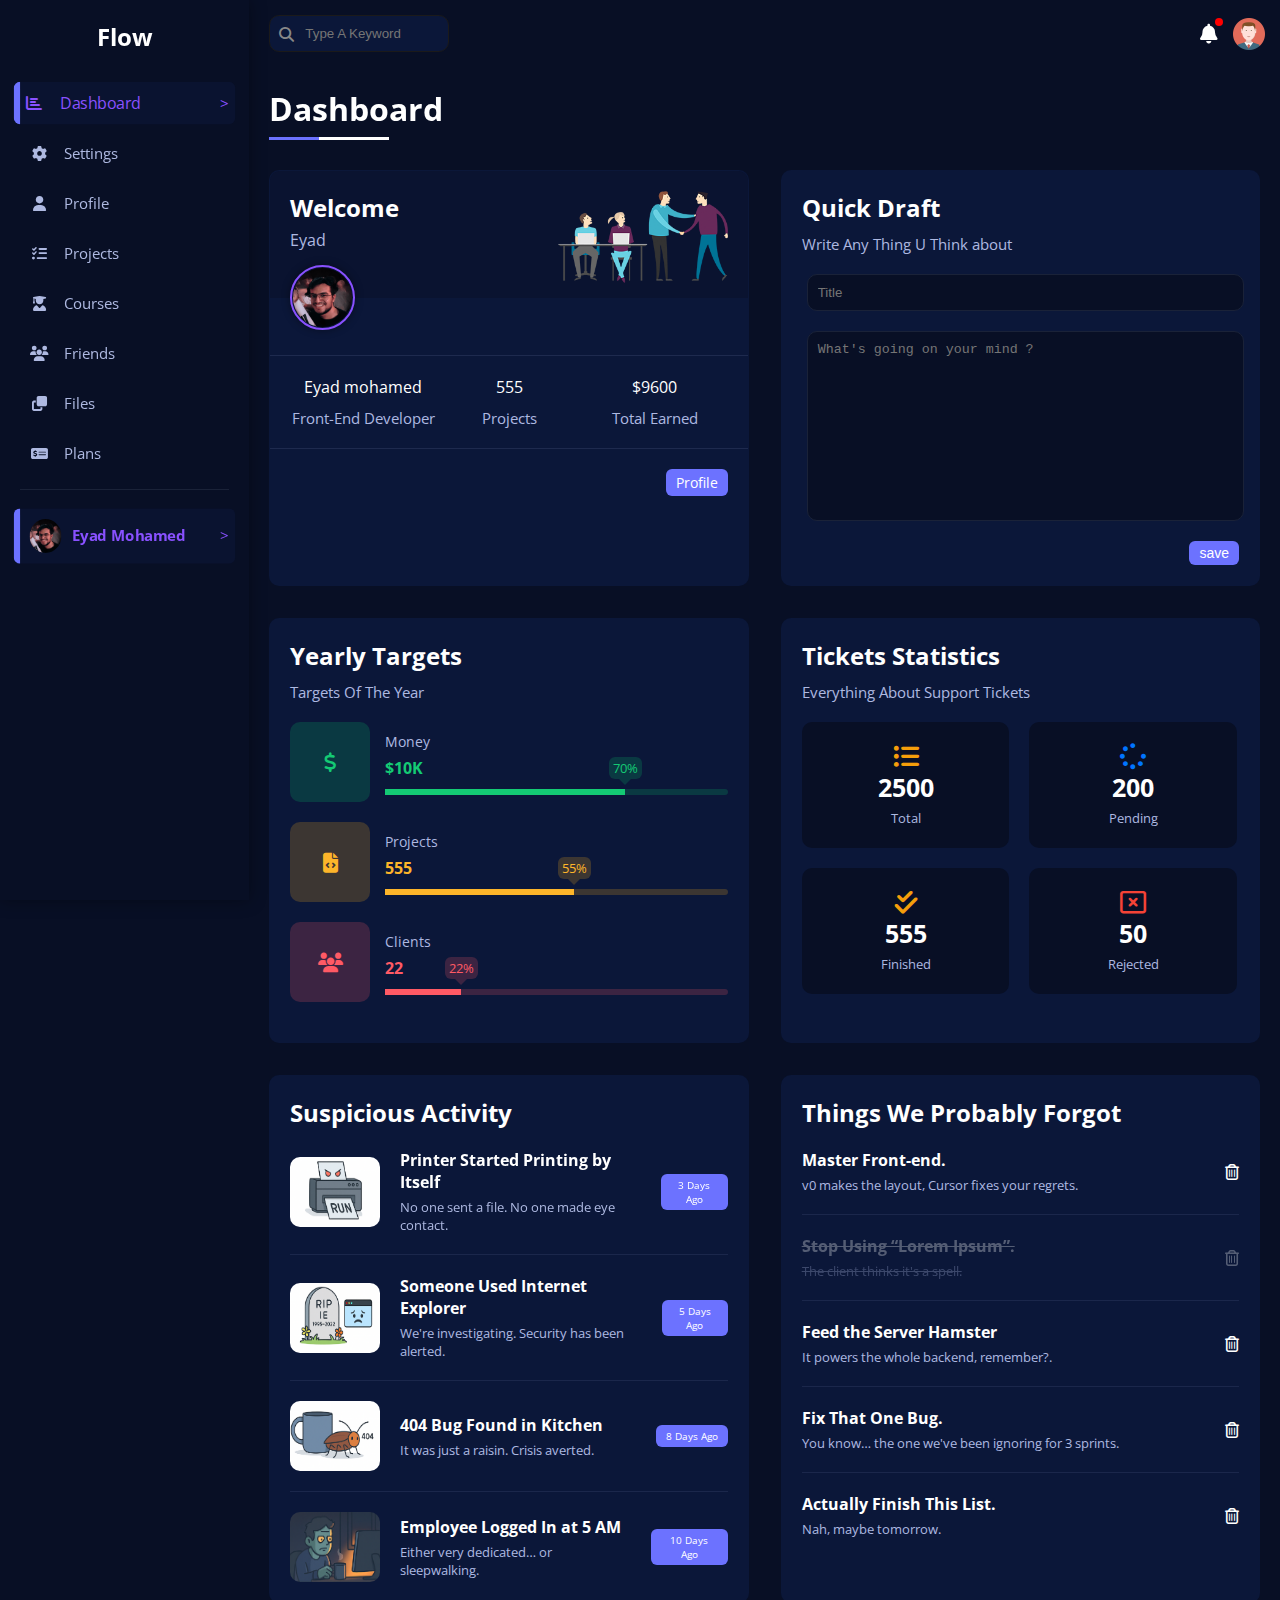
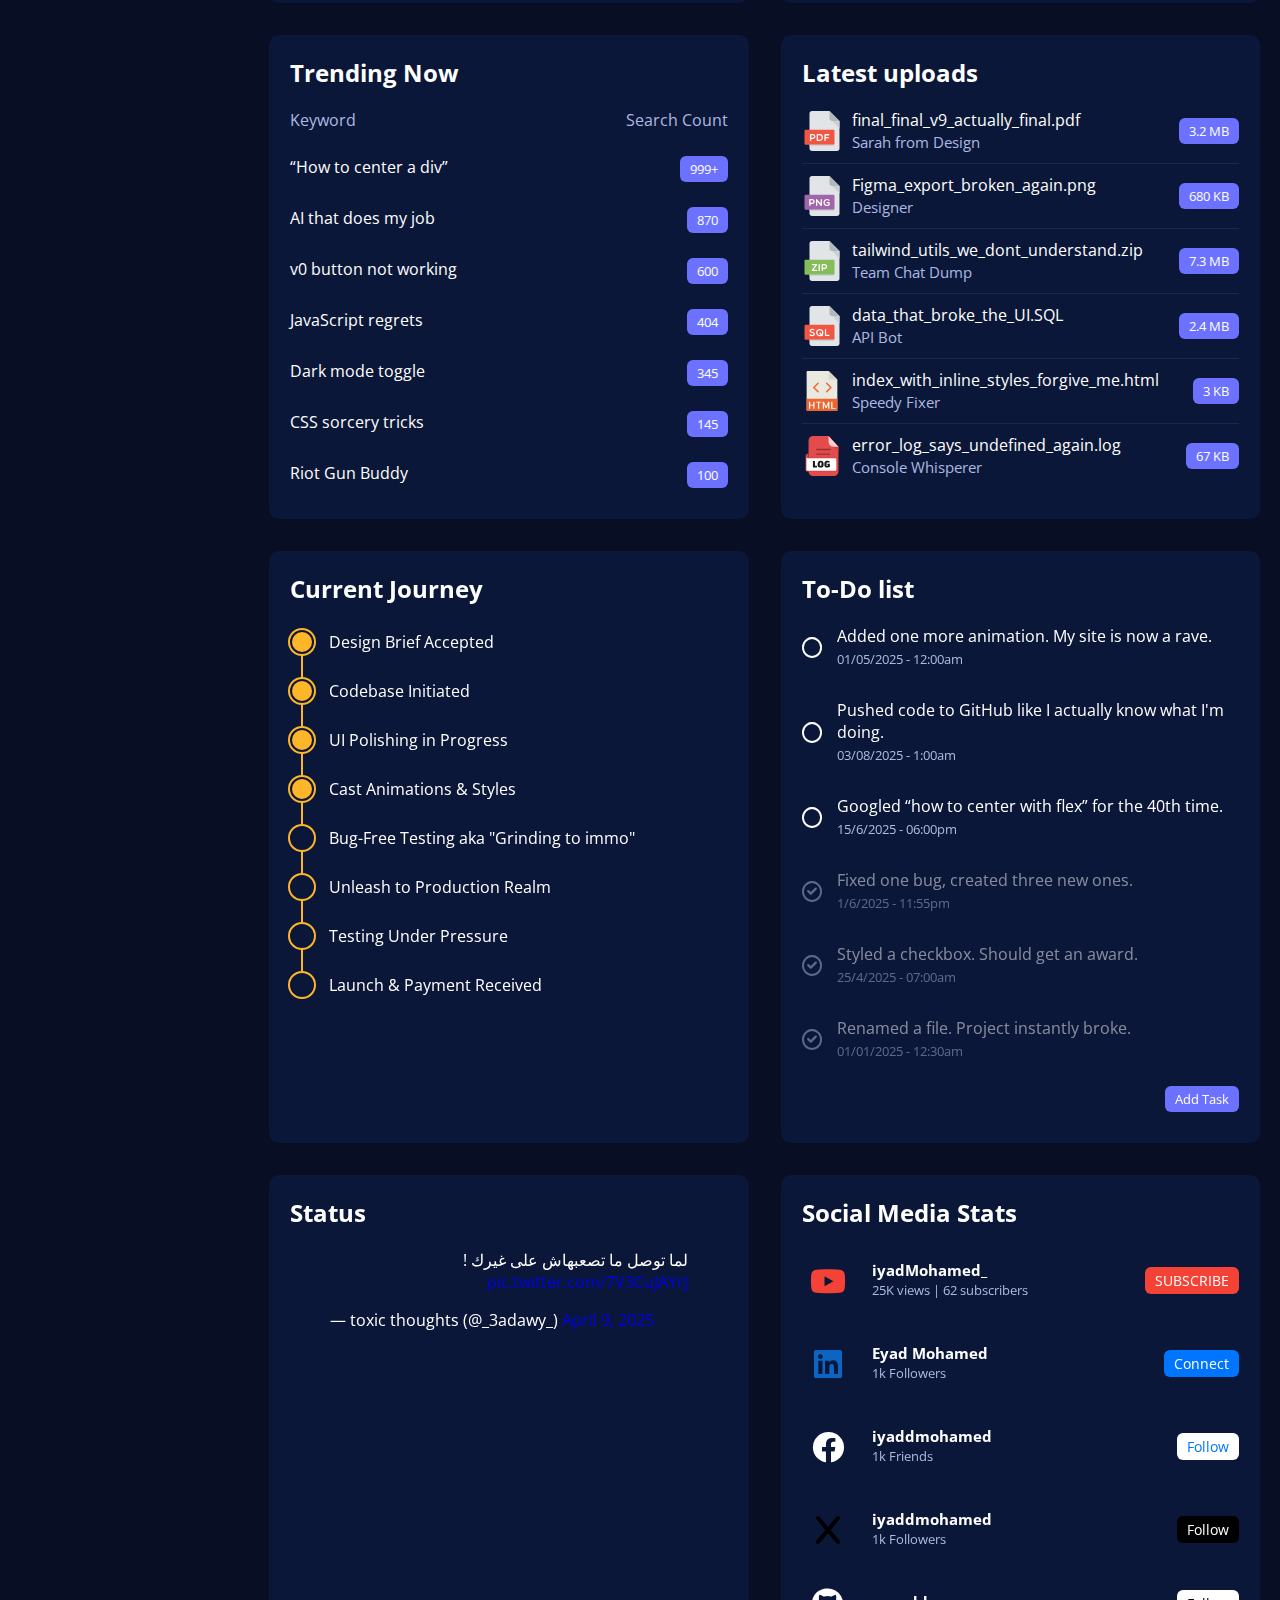
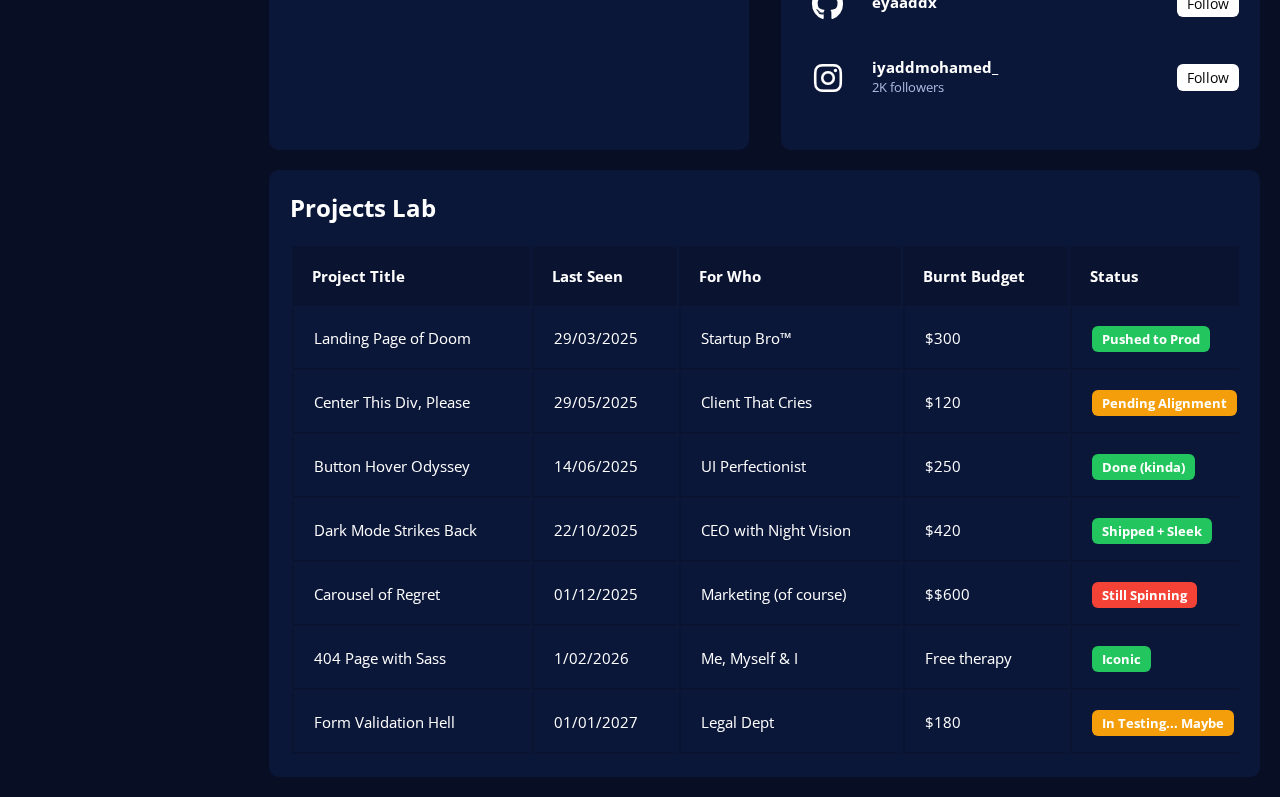
<file: index.html>
<!DOCTYPE html>
<html lang="en">
  <head>
    <meta charset="UTF-8" />
    <meta name="viewport" content="width=device-width, initial-scale=1.0" />
    <title>Flowboard</title>
    <link rel="stylesheet" href="css/all.min.css" />
    <link rel="stylesheet" href="css/framework-eyad.css" />
    <link rel="stylesheet" href="css/master.css" />
    <link rel="preconnect" href="https://fonts.googleapis.com" />
    <link rel="preconnect" href="https://fonts.gstatic.com" crossorigin />
    <link rel="icon" href="imgs/fav-icon.ico" type="image/x-icon" />

    <link
      href="https://fonts.googleapis.com/css2?family=Open+Sans:ital,wght@0,300..800;1,300..800&display=swap"
      rel="stylesheet"
    />
  </head>
  <body>
    <button id="scrollToTopBtn" title="Go to top">^</button>

    <div class="page flex">
      <!-- side bar  -->
      <div class="side-bar p-relative p-20">
        <h2 class="p-relative txt-c mt-0">Flow</h2>
        <div class="sb-1">
          <ul>
            <li>
              <a
                class="active flex align-center fs-15 c-black rad-6 p-10"
                href="index.html"
              >
                <i class="fa-solid fa-chart-bar fa-fw"></i>
                <span class="hide-mobile">Dashboard</span>
              </a>
            </li>
            <li>
              <a
                class="flex align-center fs-15 c-black rad-6 p-10"
                href="settings.html"
              >
                <i class="fa-solid fa-gear fa-fw"></i>
                <span class="hide-mobile">Settings</span>
              </a>
            </li>
            <li>
              <a
                class="flex align-center fs-15 c-black rad-6 p-10"
                href="profile.html"
              >
                <i class="fa-solid fa-user fa-fw"></i>
                <span class="hide-mobile">Profile</span>
              </a>
            </li>
            <li>
              <a
                class="flex align-center fs-15 c-black rad-6 p-10"
                href="projects.html"
              >
                <i class="fa-solid fa-list-check fa-fw"></i>
                <span class="hide-mobile">Projects</span>
              </a>
            </li>
            <li>
              <a
                class="flex align-center fs-15 c-black rad-6 p-10"
                href="courses.html"
              >
                <i class="fa-solid fa-user-graduate fa-fw"></i>
                <span class="hide-mobile">Courses</span>
              </a>
            </li>
            <li>
              <a
                class="flex align-center fs-15 c-black rad-6 p-10"
                href="friends.html"
              >
                <i class="fa-solid fa-users fa-fw"></i>
                <span class="hide-mobile">Friends</span>
              </a>
            </li>
            <li>
              <a
                class="flex align-center fs-15 c-black rad-6 p-10"
                href="files.html"
              >
                <i class="fa-solid fa-copy fa-fw"></i>
                <span class="hide-mobile">Files</span>
              </a>
            </li>
            <li class="last-sb">
              <a
                class="flex align-center fs-15 c-black rad-6 p-10"
                href="plans.html"
              >
                <i class="fa-solid fa-money-check-dollar fa-fw"></i>
                <span class="hide-mobile">Plans</span>
              </a>
            </li>
          </ul>
        </div>
        <div class="sb-2 p">
          <ul>
            <li>
              <a
                class="user-signed active flex align-center fs-15 c-black rad-6 p-10"
                href="profile.html"
              >
                <img src="imgs/eyad.png" alt="" />
                <span class="user-name fw-bold">Eyad Mohamed </span>
              </a>
            </li>
          </ul>
        </div>
      </div>
      <!-- end side bar  -->

      <!-- content  -->

      <div class="content w-full">
        <!-- head -->
        <div class="head p-15 between-flex">
          <div class="search p-relative">
            <input class="p-10" type="search" placeholder="Type A Keyword" />
          </div>
          <div class="icons flex align-center">
            <span class="notification p-relative"
              ><i class="fa-solid fa-bell fa-lg"></i
            ></span>
            <img src="imgs/avatar.png" alt="" />
          </div>
        </div>
        <!--  end head -->
        <h1 class="  page-heading tracking-in-expand p-relative">Dashboard</h1>
        <div class="wrapper grid gap-20 ">
          <!-- welcome widget -->
          <div class="welcome bg-accent rad-10 txt-c-mobile block-mobile">
            <div class="intro flex space-between p-20 ">
              <div>
                <h2 class="m-0">Welcome</h2>
                <a href="profile.html"><p class="txt-accent mt-5">Eyad</p></a>
              </div>
              <img class="hide-mobile" src="imgs/welcome.png" alt="" />
            </div>
            <a href="profile.html"><img class="avatar" src="imgs/eyad.png" alt=""></a>
            <div class="body txt-c p-20 flex space-between mt-20 mb-20 block-mobile">
              <div><a class="c-white" href="profile.html">Eyad mohamed</a> <span class="block txt-accent fs-15 mt-10 ">Front-End Developer</span></div>
              <div> 555<span class="block txt-accent fs-15 mt-10 ">Projects</span></div>
              <div>$9600 <span class="block txt-accent fs-15 mt-10 ">Total Earned</span></div>
            </div>
            <a href="profile.html" class=" visit block w-fit fs-14 rad-6 btn-shape bg-primary c-white ">Profile</a>
          </div>
          <!-- end welcome widget -->
          <!--  quick draft widget -->
          <div class="quick-draft bg-accent rad-10 p-20">
            <h2 class="mt-0 mb-10">Quick Draft</h2>
            <p class="txt-accent mt-0 mb-20 fs-15 ">Write Any Thing U Think about </p>
            <form action="">
              <input type="text" class=" title p-10 mb-20 w-full block b-none" placeholder="Title">
              <textarea  class=" p-10 mb-20 w-full block b-none"" name="" placeholder="What's going on your mind ?" ></textarea>
              <input class=" save block b-none w-fit fs-14 rad-6 btn-shape bg-primary c-white" type="submit" value="save">
            </form>

          </div>
          <!-- end quick draft widget -->
          <!-- Yearly Targets -->
           <div class="targets bg-accent rad-10 p-20">
            <h2 class="mt-0 mb-10">Yearly Targets</h2>
            <p class="mt-0 mb-20 fs-15 txt-accent">Targets Of The Year </p>
            <div class="target-item money mb-20 center-flex ">
              <div class="icon center-flex rad-10">
                <i class="fa-solid fa-dollar-sign fa-lg "></i>
              </div>
              <div class="details">
                <span class=" fs-14 txt-accent ">Money</span>
                <span class="mb-10 mt-5 fw-bold block">$10K</span>
                <div class="progress  p-relative">
                  <span class="money" style="width: 70%;">
                    <span class="">70%</span>
                  </span>
                </div>
              </div>
            </div>
            <div class="target-item projects mb-20 center-flex ">
              <div class="icon center-flex rad-10">
                <i class="fa-solid fa-file-code fa-lg "></i>
              </div>
              <div class="details">
                <span class=" fs-14 txt-accent ">Projects</span>
                <span class="mb-10 mt-5 fw-bold block">555</span>
                <div class="progress  p-relative">
                  <span class="projects" style="width: 55%;">
                    <span class="">55%</span>
                  </span>
                </div>
              </div>
            </div>
            <div class="target-item clients mb-20 center-flex ">
              <div class="icon center-flex rad-10">
                <i class="fa-solid fa-users fa-lg "></i>
              </div>
              <div class="details">
                <span class=" fs-14 txt-accent ">Clients</span>
                <span class="mb-10 mt-5 fw-bold block">22</span>
                <div class="progress  p-relative">
                  <span class="clients" style="width: 22%;">
                    <span class="">22%</span>
                  </span>
                </div>
              </div>
            </div>
            
           </div>
          <!-- end Yearly Targets -->
           <!-- tickets -->
            <div class="tickets bg-accent rad-10 p-20">
              <h2 class="mt-0 mb-10">Tickets Statistics</h2>
              <p class="mt-0 mb-20 fs-15 txt-accent">Everything About Support Tickets </p>
              <div class="flex f-wrap txt-c gap-20  ">
                <div class="box fs-13 p-20 rad-10 txt-accent ">
                  <i class="fa-solid fa-list-ul fa-2x c-orange"></i>
                  <span class="block mb-5 fs-25 fw-bold c-white">2500</span>
                  <span>Total</span>
                </div>
                <div class="box fs-13 p-20 rad-10 txt-accent ">
                  <i class="fa-solid fa-spinner fa-2x c-blue"></i>
                  <span class="block mb-5 fs-25 fw-bold c-white">200</span>
                  <span>Pending</span>
                </div>
                <div class="box fs-13 p-20 rad-10 txt-accent ">
                  <i class="fa-solid fa-check-double fa-2x c-orange"></i>
                  <span class="block mb-5 fs-25 fw-bold c-white">555</span>
                  <span>Finished</span>
                </div>
                <div class="box fs-13 p-20 rad-10 txt-accent ">
                  <i class="fa-regular fa-rectangle-xmark fa-2x c-red"></i>
                  <span class="block mb-5 fs-25 fw-bold c-white">50</span>
                  <span>Rejected</span>
                </div>
              </div>
            </div>
           <!-- end tickets -->

           <!--  Suspicious Activity -->
            <div class="activities  bg-accent rad-10 p-20  txt-c-mobile">
              <h2 class="mt-0 mb-20"> Suspicious Activity </h2>
              <div class="activity p-relative space-between block-mobile flex align-center gap-20">
                <img class="rad-10" src="imgs/printer.png" alt="">
                <div class="info">
                  <h3>Printer Started Printing by Itself</h3>
                  <p class="txt-accent fs-14 m-0">No one sent a file. No one made eye contact.</p>
                </div>
                <div class="label fs-13 btn-shape w-fit bg-primary">3 Days Ago</div>
              </div>
              <div class="activity block-mobile flex  align-center gap-20">
                <img class="rad-10" src="imgs/internet explorer.png" alt="">
                <div class="info">
                  <h3>Someone Used Internet Explorer</h3>
                  <p class="txt-accent fs-14 m-0">We're investigating. Security has been alerted.</p>
                </div>
                <div class="label fs-13 btn-shape bg-primary">5 Days Ago</div>
              </div>
              <div class="activity block-mobile flex  align-center gap-20">
                <img class="rad-10" src="imgs/404.png" alt="">
                <div class="info">
                  <h3>404 Bug Found in Kitchen</h3>
                  <p class="txt-accent fs-14 m-0">It was just a raisin. Crisis averted.</p>
                </div>
                <div class="label fs-13 btn-shape bg-primary">8 Days Ago</div>
              </div>
              <div class="activity block-mobile flex align-center gap-20">
                <img class="rad-10" src="imgs/employee.png" alt="">
                <div class="info">
                  <h3>Employee Logged In at 5 AM</h3>
                  <p class="txt-accent fs-14 m-0">Either very dedicated… or sleepwalking.</p>
                </div>
                <div class="label  btn-shape bg-primary">10 Days Ago</div>
              </div>
            </div>
           <!-- END  Suspicious Activity -->
           <!--  Things We Probably Forgot -->
           <div class="activities  bg-accent rad-10 p-20  txt-c-mobile">
            <h2 class="mt-0 mb-20"> Things We Probably Forgot </h2>
            <div class="activity block-mobile flex align-center gap-20">
              <div class="info">
                <h3>Master Front-end.</h3>
                <p class="txt-accent fs-25 m-0">v0 makes the layout, Cursor fixes your regrets.</p>
              </div>
              <i class="fa-regular fa-trash-can delete "></i>
            </div>
            <div class="activity block-mobile flex align-center gap-20 done">
              <div class="info">
                <h3>Stop Using “Lorem Ipsum”.</h3>
                <p class="txt-accent fs-25 m-0">The client thinks it's a spell.</p>
              </div>
              <i class="fa-regular fa-trash-can delete "></i>
            </div>
            <div class="activity block-mobile flex align-center gap-20">
              <div class="info">
                <h3>Feed the Server Hamster</h3>
                <p class="txt-accent fs-25 m-0">It powers the whole backend, remember?.</p>
              </div>
              <i class="fa-regular fa-trash-can delete "></i>
            </div>
            <div class="activity block-mobile flex align-center gap-20">
              <div class="info">
                <h3>Fix That One Bug.</h3>
                <p class="txt-accent fs-25 m-0">You know… the one we've been ignoring for 3 sprints.</p>
              </div>
              <i class="fa-regular fa-trash-can delete "></i>
            </div>
            <div class="activity block-mobile flex align-center gap-20">
              <div class="info">
                <h3>Actually Finish This List.</h3>
                <p class="txt-accent fs-25 m-0">Nah, maybe tomorrow.</p>
              </div>
              <i class="fa-regular fa-trash-can delete "></i>
            </div>
          </div>
           <!-- END  Things We Probably Forgot -->
           <!-- Top Search Items -->
            <div class="search-items bg-accent rad-10 p-20 txt-c-mobile">
              <h2 class="mt-0 mb-20"> Trending Now </h2>
              <div class="items-head flex space-between mb-10 txt-accent ">
                <div>Keyword</div>
                <div>Search Count</div>
              </div>
              <div class="items flex space-between pt-15 pb-10">
                <span>“How to center a div”	</span>
                <span class="btn-shape bg-primary fs-13">999+</span>
              </div>
              <div class="items flex space-between pt-15 pb-10">
                <span>AI that does my job</span>
                <span class="btn-shape bg-primary fs-13">870</span>
              </div>
              <div class="items flex space-between pt-15 pb-10">
                <span>v0 button not working</span>
                <span class="btn-shape bg-primary fs-13">600</span>
              </div>
              <div class="items flex space-between pt-15 pb-10">
                <span>JavaScript regrets	</span>
                <span class="btn-shape bg-primary fs-13">404</span>
              </div>
              <div class="items flex space-between pt-15 pb-10">
                <span>Dark mode toggle		</span>
                <span class="btn-shape bg-primary fs-13">345</span>
              </div>
                <div class="items flex space-between pt-15 pb-10">
                  <span>CSS sorcery tricks		</span>
                  <span class="btn-shape bg-primary fs-13">145</span>
                </div>
              <div class="items flex space-between pt-15 pb-10">
                <a class="c-white" href="https://playvalorant.com/en-us/">Riot Gun Buddy</a>
                <span class="btn-shape bg-primary fs-13">100</span>
              </div>
            </div>
           <!-- end Top Search Items -->
            <!-- latest uploads -->
            <div class="latest-uploads hide-mobile bg-accent  rad-10 p-20 ">
              <h2 class="mt-0 mb-20">Latest uploads</h2>
              <ul class="m-0">
                <li class="info between-flex mb-10 pb-10">
                  <div class="flex align-center">
                    <img class="mr-10 " src="imgs/pdf.svg" alt="">
                    <div>
                      <span class="block">final_final_v9_actually_final.pdf	</span>
                      <span class="fs-15 txt-accent">Sarah from Design	</span>
                    </div>
                  </div>
                  <div class="btn-shape bg-primary fs-13">
                    3.2 MB
                  </div>
                </li>
                <li class="info between-flex mb-10 pb-10">
                  <div class="flex align-center">
                    <img class="mr-10 " src="imgs/png.svg" alt="">
                    <div>
                      <span class="block">Figma_export_broken_again.png</span>
                      <span class="fs-15 txt-accent"> Designer	</span>
                    </div>
                  </div>
                  <div class="btn-shape bg-primary fs-13">
                    680 KB
                  </div>
                </li>
                <li class="info between-flex mb-10 pb-10">
                  <div class="flex align-center">
                    <img class="mr-10 " src="imgs/zip.svg" alt="">
                    <div>
                      <span class="block">	tailwind_utils_we_dont_understand.zip	</span>
                      <span class="fs-15 txt-accent">	Team Chat Dump</span>
                    </div>
                  </div>
                  <div class="btn-shape bg-primary fs-13">
                    7.3 MB

                  </div>
                </li>
                <li class="info between-flex mb-10 pb-10">
                  <div class="flex align-center">
                    <img class="mr-10 " src="imgs/sql.svg" alt="">
                    <div>
                      <span class="block">data_that_broke_the_UI.SQL	</span>
                      <span class="fs-15 txt-accent">API Bot	</span>
                    </div>
                  </div>
                  <div class="btn-shape bg-primary fs-13">
                    2.4 MB
                  </div>
                </li>
                <li class="info between-flex mb-10 pb-10">
                  <div class="flex align-center">
                    <img class="mr-10 " src="imgs/html-svgrepo-com.svg" alt="">
                    <div>
                      <span class="block">index_with_inline_styles_forgive_me.html</span>
                      <span class="fs-15 txt-accent">Speedy Fixer		</span>
                    </div>
                  </div>
                  <div class="btn-shape bg-primary fs-13">
                    3 KB

                  </div>
                </li>
                <li class="info between-flex mb-10 pb-10">
                  <div class="flex align-center">
                    <img class="mr-10 " src="imgs/log-icon.svg" alt="">
                    <div>
                      <span class="block">error_log_says_undefined_again.log</span>
                      <span class="fs-15 txt-accent">Console Whisperer		</span>
                    </div>
                  </div>
                  <div class="btn-shape bg-primary fs-13">
                    67 KB

                  </div>
                </li>
              </ul>
            </div>
            <!-- end latest uploads -->
             <!-- current projects -->
             <div class="project-progress bg-accent rad-10 p-20 p-relative ">
              <h2 class="mt-0 mb-20">Current  Journey</h2>
              <ul class="m-0 p-relative">
                <li class="mt-25 flex align-center done ">Design Brief Accepted</li>
                <li class="mt-25 flex align-center done ">Codebase Initiated</li>
                <li class="mt-25 flex align-center done ">UI Polishing in Progress</li>
                <li class="mt-25 flex align-center done ">Cast Animations & Styles</li>
                <li class="mt-25 flex align-center current ">Bug-Free Testing aka "Grinding to immo"</li>
                <li class="mt-25 flex align-center  ">Unleash to Production Realm</li>
                <li class="mt-25 flex align-center  ">Testing Under Pressure</li>
                <li class="mt-25 flex align-center  ">Launch & Payment Received</li>
              </ul>
             </div>
             <!-- end current projects -->
              <!-- reminders -->
              <div class=" to-do bg-accent rad-10 p-20 p-relative ">
                <h2 class="mt-0 mb-20 ">To-Do list</h2>
              
                <div class="task flex align-center  mt-20">
                  <i class="fa-regular fa-circle fa-lg block mr-15"></i>
                  <div class="info">
                    <span class="block pb-5">Added one more animation. My site is now a rave.
                    </span>
                    <span class="fs-13 txt-accent ">01/05/2025 - 12:00am</span>
                  </div>
                </div>
                <div class="task flex align-center  mt-20">
                  <i class="fa-regular fa-circle fa-lg block mr-15"></i>
                  <div class="info">
                    <span class="block pb-5">Pushed code to GitHub like I actually know what I'm doing.</span>
                    <span class="fs-13 txt-accent ">03/08/2025 - 1:00am</span>
                  </div>
                </div>
                <div class="task  flex align-center  mt-20">
                  <i class="fa-regular fa-circle fa-lg block mr-15"></i>
                  <div class="info">
                    <span class="block pb-5">Googled “how to center with flex” for the 40th time.</span>
                    <span class="fs-13 txt-accent ">15/6/2025 - 06:00pm</span>
                  </div>
                </div>
                <div class="task done flex align-center  mt-20">
                  <i class="fa-regular fa-circle-check fa-lg block mr-15"></i>
                  <div class="info">
                    <span class="block pb-5">Fixed one bug, created three new ones.</span>
                    <span class="fs-13 txt-accent ">1/6/2025 - 11:55pm</span>
                  </div>
                </div>
                <div class="task done flex align-center  mt-20">
                  <i class="fa-regular fa-circle-check fa-lg block mr-15"></i>
                  <div class="info">
                    <span class="block pb-5">Styled a checkbox. Should get an award.</span>
                    <span class="fs-13 txt-accent ">25/4/2025 - 07:00am</span>
                  </div>
                </div>
                <div class="task done flex align-center  mt-20">
                  <i class="fa-regular fa-circle-check fa-lg block mr-15"></i>
                  <div class="info">
                    <span class="block pb-5">Renamed a file. Project instantly broke.</span>
                    <span class="fs-13 txt-accent ">01/01/2025 - 12:30am</span>
                  </div>
                </div>
                <div  class=" add-task btn-shape w-fit bg-primary fs-13"> Add Task</div>
              </div>
              <!-- end reminders -->
            <!-- latest post -->
            <div class=" to-do hide-mobile bg-accent rad-10 p-20 p-relative ">
              <h2 class="mt-0 mb-20 ">Status</h2>
              <div class="post-x b-none ">
                <blockquote class="twitter-tweet" data-theme="dark"><p lang="ar" dir="rtl">لما توصل ما تصعبهاش على غيرك ! <a href="https://t.co/7V3CuJAYrJ">pic.twitter.com/7V3CuJAYrJ</a></p>&mdash; toxic thoughts (@_3adawy_) <a href="https://twitter.com/_3adawy_/status/1910064619164737821?ref_src=twsrc%5Etfw">April 9, 2025</a></blockquote> <script async src="https://platform.twitter.com/widgets.js" charset="utf-8"></script>
              </div>
            </div>
            <!-- end  latest post -->
             <!-- social media stats  -->
             <div class=" social hide-mobile bg-accent rad-10 p-20 p-relative ">
              <h2 class="mt-0 mb-20 ">Social Media Stats</h2>
              <div class="box yt  between-flex  p-15 p-relative  ">
                <i class="fa-brands fa-youtube c-red fa-2x fa-beat h-full c-white center-flex"></i>
                <div class="info  mt-10 be">
                  <span class=" fs-15 cre fw-bold">iyadMohamed_</span>
                  <p class="txt-accent mt-0 fs-13">25K views | 62 subscribers
                  </p>
                </div>
                <a class="btn-shape fs-14 c-white w-fit bg-red" href="https://www.youtube.com/@iyadMohamed_" target="_blank" rel="noopener noreferrer">SUBSCRIBE</a>
              </div>
              <div class="box linkedin   between-flex  p-15 p-relative  ">
                <i class="fa-brands fa-linkedin  fa-2x fa-beat h-full c-white center-flex"></i>
                <div class="info  mt-10 be">
                  <span class=" fs-15 cre fw-bold">Eyad Mohamed</span>
                  <p class="txt-accent mt-0 fs-13">1k Followers</p>
                </div>
                <a class="btn-shape fs-14 c-white w-fit bg-blue" href="https://www.linkedin.com/in/eyadmohamed/" target="_blank" rel="noopener noreferrer">Connect</a>
              </div>
              <div class="box facebook   between-flex  p-15 p-relative  ">
                <i class="fa-brands fa-facebook  fa-2x fa-beat h-full c- center-flex"></i>
                <div class="info  mt-10 be">
                  <span class=" fs-15 cre fw-bold">iyaddmohamed</span>
                  <p class="txt-accent mt-0 fs-13">1k Friends</p>
                </div>
                <a class="btn-shape fs-14 c-blue bg-white w-fit bg-blue" href="https://www.facebook.com/iyaddmohamed" target="_blank" rel="noopener noreferrer">Follow</a>
              </div>
              <div class="box twitter   between-flex  p-15 p-relative  ">
                <i class="fa-brands fa-x c-black fa-2x fa-beat h-full c- center-flex"></i>
                <div class="info  mt-10 be">
                  <span class=" fs-15 cre fw-bold">iyaddmohamed</span>
                  <p class="txt-accent mt-0 fs-13">1k Followers</p>
                </div>
                <a class="btn-shape fs-14 c-white bg-black" href="https://x.com/iyaddmohamed" target="_blank" rel="noopener noreferrer">Follow</a>
              </div>
              <div class="box github  between-flex  p-15 p-relative  ">
                <i class="fa-brands fa-github  fa-2x fa-beat h-full c- center-flex"></i>
                <div class="info  mt-10 be">
                  <span class=" fs-15 cre fw-bold">eyaaddx</span>
                  <p class="txt-accent mt-0 fs-13"></p>
                </div>
                <a class="btn-shape fs-14 bg-white c-black " href="https://github.com/eyaaddx" target="_blank" rel="noopener noreferrer">Follow</a>
              </div>
              <div class="box instagram  between-flex  p-15 p-relative  ">
                <i class="fa-brands fa-instagram  fa-2x fa-beat h-full c- center-flex"></i>
                <div class="info  mt-10 be">
                  <span class=" fs-15 cre fw-bold">iyaddmohamed_</span>
                  <p class="txt-accent mt-0 fs-13">2K followers</p>
                </div>
                <a class="btn-shape fs-14 bg-white c-black " href="https://www.instagram.com/iyaddmohamed_" target="_blank" rel="noopener noreferrer">Follow</a>
              </div>
             <!--  end social media stats  -->
              </div>
             <!--end social media stats  -->
           
        <!--  end content  -->
        </div>
           <!-- projects table  -->
           <div class=" p-table bg-accent rad-10 m-20 p-20 p-relative ">
            <h2 class="mt-0 mb-20 "> Projects Lab</h2>
            <div class="responsive-table">
              <table class="fs-15 w-full">
                <thead>
                  <tr>
                    <td>Project Title</td>
                    <td>Last Seen</td>
                    <td>For Who</td>
                    <td>Burnt Budget</td>
                    <td>Status</td>
                  </tr>
                </thead>
                <tbody>
                  <tr>
                    <td>Landing Page of Doom</td>
                    <td> 29/03/2025</td>
                    <td>Startup Bro™</td>
                    <td>$300	</td>
                    <td>
                      <span class="btn-shape fs-13 fw-bold bg-green w-fit  c-white">Pushed to Prod </span>
                    </td>
                  </tr>
                  <tr>
                    <td>Center This Div, Please</td>
                    <td> 29/05/2025</td>
                    <td>	Client That Cries</td>
                    <td>	$120	</td>
                    <td>
                      <span class="btn-shape fs-13 fw-bold bg-orange w-fit  c-white">Pending Alignment  </span>
                    </td>
                  </tr>
                  <tr>
                    <td>Button Hover Odyssey	</td>
                    <td> 14/06/2025</td>
                    <td>	UI Perfectionist</td>
                    <td>	$250		</td>
                    <td>
                      <span class="btn-shape fs-13 fw-bold bg-green w-fit  c-white"> Done (kinda)  </span>
                    </td>
                  </tr>
                  <tr>
                    <td>Dark Mode Strikes Back	</td>
                    <td> 22/10/2025</td>
                    <td>	CEO with Night Vision	</td>
                    <td>	$420		</td>
                    <td>
                      <span class="btn-shape fs-13 fw-bold bg-green w-fit  c-white">Shipped + Sleek  </span>
                    </td>
                  </tr>
                  <tr>
                    <td>Carousel of Regret</td>
                    <td> 01/12/2025</td>
                    <td>	Marketing (of course)</td>
                    <td>	$$600		</td>
                    <td>
                      <span class="btn-shape fs-13 fw-bold bg-red w-fit  c-white">Still Spinning  </span>
                    </td>
                  </tr>
                  <tr>
                    <td>404 Page with Sass</td>
                    <td> 1/02/2026</td>
                    <td>	Me, Myself & I	</td>
                    <td>	Free therapy		</td>
                    <td>
                      <span class="btn-shape fs-13 fw-bold bg-green w-fit   c-white">Iconic </span>
                    </td>
                  </tr>
                  <tr>
                    <td>Form Validation Hell	</td>
                    <td> 01/01/2027</td>
                    <td>	Legal Dept 	</td>
                    <td>	$180			</td>
                    <td>
                      <span class="btn-shape fs-13 fw-bold bg-orange w-fit  c-white">In Testing... Maybe </span>
                    </td>
                  </tr>
                </tbody>
                
              </table>
            </div>
          </div>
          <!-- end projects table  -->
<script src="js/scrollToTop.js"></script>

  </body>
</html>
</file>
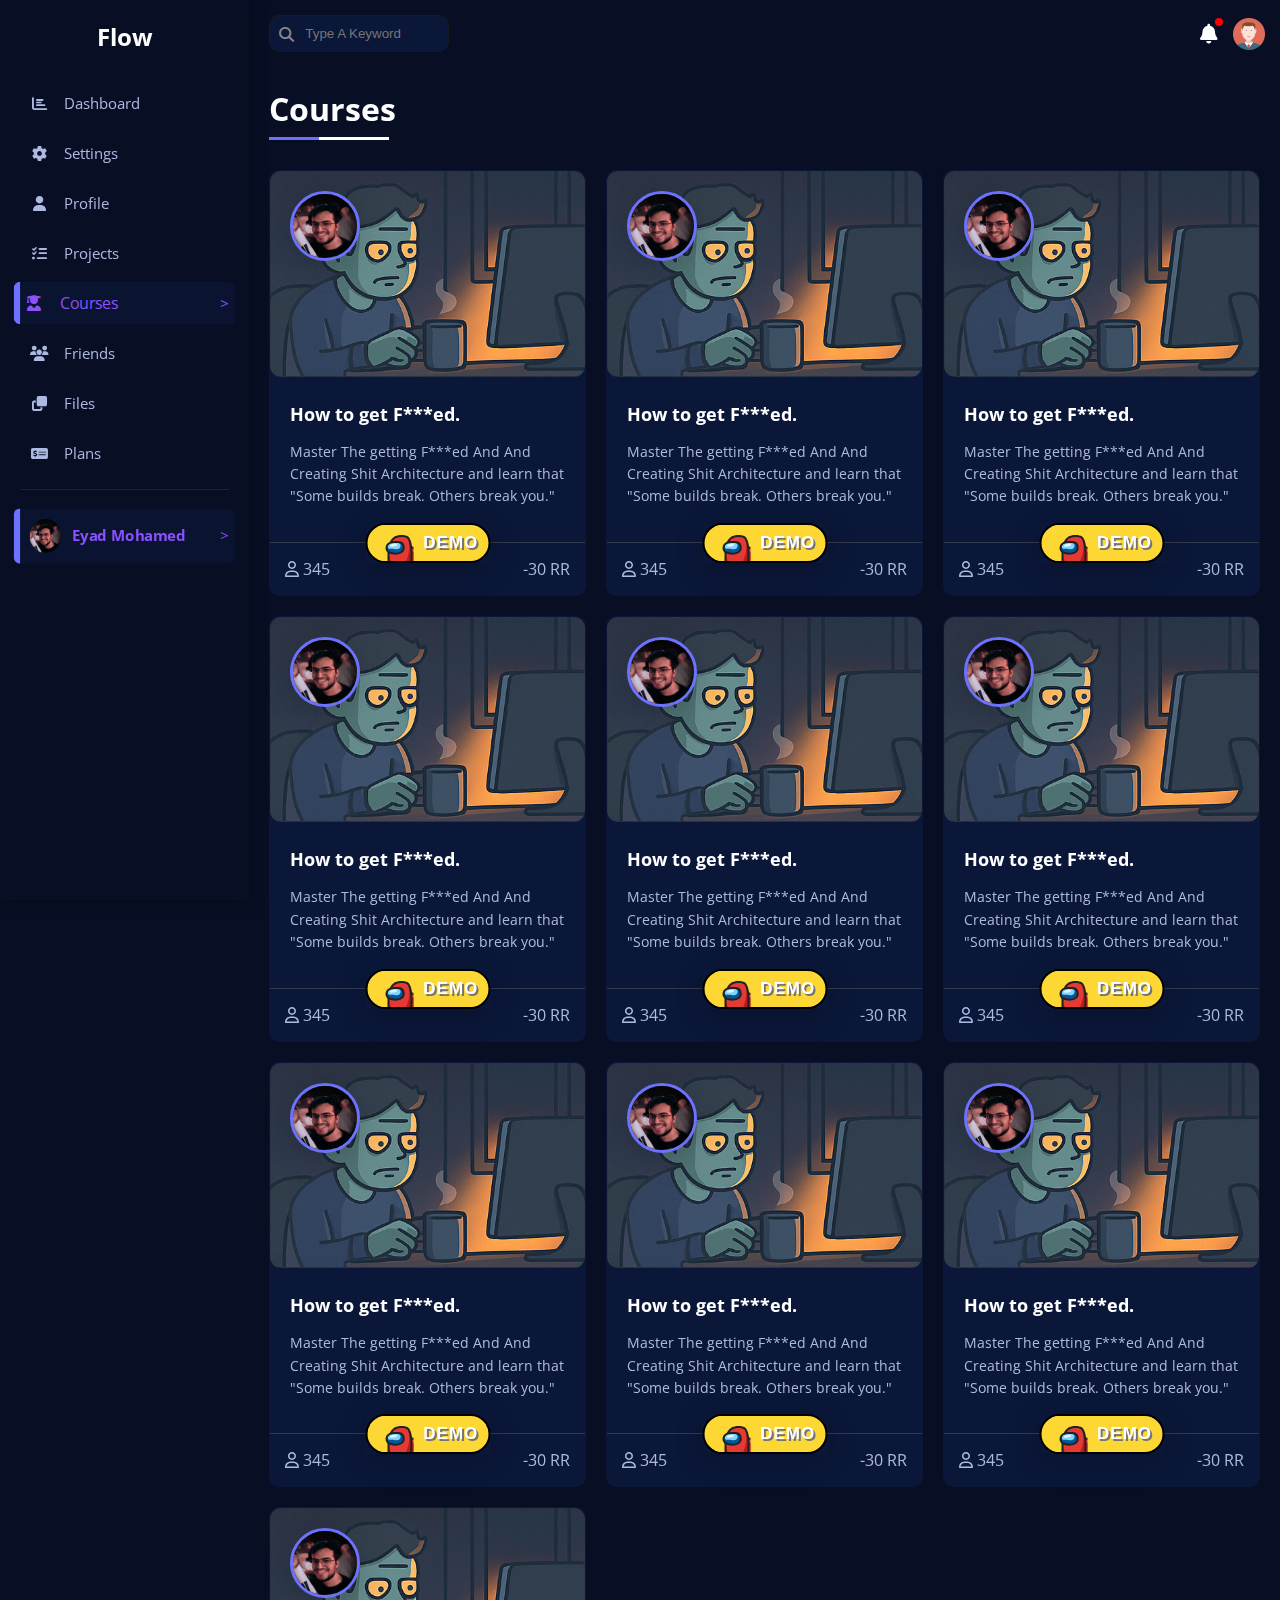
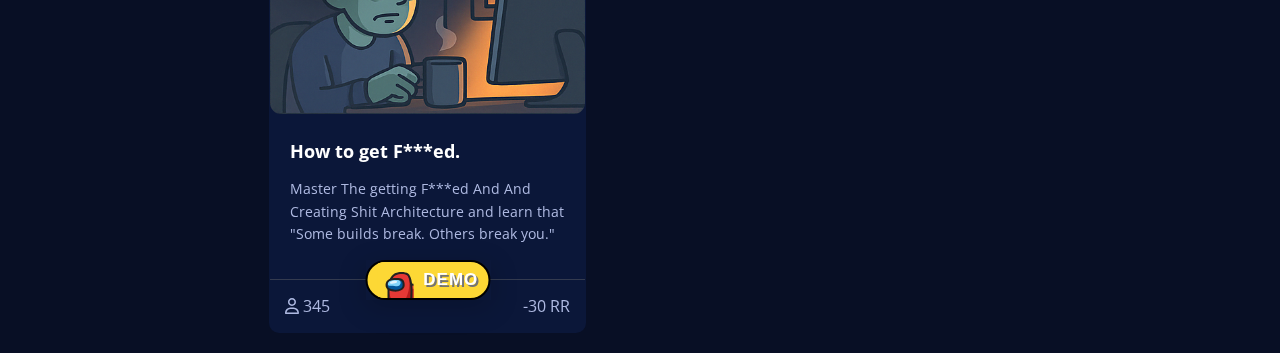
<file: courses.html>
<!DOCTYPE html>
<html lang="en">
  <head>
    <meta charset="UTF-8" />
    <meta name="viewport" content="width=device-width, initial-scale=1.0" />
    <title>Flowboard</title>
    <link rel="stylesheet" href="css/all.min.css" />
    <link rel="stylesheet" href="css/framework-eyad.css" />

    <link rel="stylesheet" href="css/master.css" />
    <link rel="preconnect" href="https://fonts.googleapis.com" />
    <link rel="preconnect" href="https://fonts.gstatic.com" crossorigin />
    <link rel="icon" href="imgs/fav-icon.ico" type="image/x-icon" />

    <link
      href="https://fonts.googleapis.com/css2?family=Open+Sans:ital,wght@0,300..800;1,300..800&display=swap"
      rel="stylesheet"
    />
  </head>
  <body>
    <button id="scrollToTopBtn" title="Go to top">^</button>
    <div class="page flex">
      <!-- side bar -->
      <div class="side-bar p-relative p-20">
        <h2 class="p-relative txt-c mt-0">Flow</h2>
        <div class="sb-1">
          <ul>
            <li>
              <a
                class="flex align-center fs-15 c-black rad-6 p-10"
                href="index.html"
              >
                <i class="fa-solid fa-chart-bar fa-fw"></i>
                <span class="hide-mobile">Dashboard</span>
              </a>
            </li>
            <li>
              <a
                class="flex align-center fs-15 c-black rad-6 p-10"
                href="settings.html"
              >
                <i class="fa-solid fa-gear fa-fw"></i>
                <span class="hide-mobile">Settings</span>
              </a>
            </li>
            <li>
              <a
                class="flex align-center fs-15 c-black rad-6 p-10"
                href="profile.html"
              >
                <i class="fa-solid fa-user fa-fw"></i>
                <span class="hide-mobile">Profile</span>
              </a>
            </li>
            <li>
              <a
                class="flex align-center fs-15 c-black rad-6 p-10"
                href="projects.html"
              >
                <i class="fa-solid fa-list-check fa-fw"></i>
                <span class="hide-mobile">Projects</span>
              </a>
            </li>
            <li>
              <a
                class="active flex align-center fs-15 c-black rad-6 p-10"
                href="courses.html"
              >
                <i class="fa-solid fa-user-graduate fa-fw"></i>
                <span class="hide-mobile">Courses</span>
              </a>
            </li>
            <li>
              <a
                class="flex align-center fs-15 c-black rad-6 p-10"
                href="friends.html"
              >
                <i class="fa-solid fa-users fa-fw"></i>
                <span class="hide-mobile">Friends</span>
              </a>
            </li>
            <li>
              <a
                class="flex align-center fs-15 c-black rad-6 p-10"
                href="files.html"
              >
                <i class="fa-solid fa-copy fa-fw"></i>
                <span class="hide-mobile">Files</span>
              </a>
            </li>
            <li class="last-sb">
              <a
                class="flex align-center fs-15 c-black rad-6 p-10"
                href="plans.html"
              >
                <i class="fa-solid fa-money-check-dollar fa-fw"></i>
                <span class="hide-mobile">Plans</span>
              </a>
            </li>
          </ul>
        </div>
        <div class="sb-2 p">
          <ul>
            <li>
              <a
                class="user-signed active flex align-center fs-15 c-black rad-6 p-10"
                href="profile.html"
              >
                <img src="imgs/eyad.png" alt="" />
                <span class="user-name fw-bold">Eyad Mohamed </span>
              </a>
            </li>
          </ul>
        </div>
      </div>
      <!-- end side bar -->

      <!-- content -->

      <div class="content w-full">
        <!-- head -->
        <div class="head p-15 between-flex">
          <div class="search p-relative">
            <input class="p-10" type="search" placeholder="Type A Keyword" />
          </div>
          <div class="icons flex align-center">
            <span class="notification p-relative"
              ><i class="fa-solid fa-bell fa-lg"></i
            ></span>
            <img src="imgs/avatar.png" alt="" />
          </div>
        </div>
        <!--  end head -->
        <h1 class="page-heading tracking-in-expand p-relative">Courses</h1>
        <div class="courses-page grid m-20 gap-20">
          <div class="course rad-10 p-relative bg-accent">
            <img class="cover" src="imgs/employee.png" alt="" />
            <img class="instructor" src="imgs/eyad.png" alt="" />
            <div class="p-20">
              <h4 class="m-0 fs-18">How to get F***ed.</h4>
              <p class="description txt-accent fs-14 mt-15">
                Master The getting F***ed And And Creating Shit Architecture and
                learn that "Some builds break. Others break you."
              </p>
            </div>
            <div class="info p-relative p-15 between-flex">
              <div class="imposter-button">
                <!-- From Uiverse.io by barisdogansutcu -->

                <a
                  target="_blank"
                  rel="noopener noreferrer"
                  href="https://playvalorant.com/en-us/"
                  ><button>
                    <svg
                      xmlns="http://www.w3.org/2000/svg"
                      viewBox="0 0 36 36"
                      width="36px"
                      height="36px"
                    >
                      <rect
                        width="36"
                        height="36"
                        x="0"
                        y="0"
                        fill="#fdd835"
                      ></rect>
                      <path
                        fill="#e53935"
                        d="M38.67,42H11.52C11.27,40.62,11,38.57,11,36c0-5,0-11,0-11s1.44-7.39,3.22-9.59 c1.67-2.06,2.76-3.48,6.78-4.41c3-0.7,7.13-0.23,9,1c2.15,1.42,3.37,6.67,3.81,11.29c1.49-0.3,5.21,0.2,5.5,1.28 C40.89,30.29,39.48,38.31,38.67,42z"
                      ></path>
                      <path
                        fill="#b71c1c"
                        d="M39.02,42H11.99c-0.22-2.67-0.48-7.05-0.49-12.72c0.83,4.18,1.63,9.59,6.98,9.79 c3.48,0.12,8.27,0.55,9.83-2.45c1.57-3,3.72-8.95,3.51-15.62c-0.19-5.84-1.75-8.2-2.13-8.7c0.59,0.66,3.74,4.49,4.01,11.7 c0.03,0.83,0.06,1.72,0.08,2.66c4.21-0.15,5.93,1.5,6.07,2.35C40.68,33.85,39.8,38.9,39.02,42z"
                      ></path>
                      <path
                        fill="#212121"
                        d="M35,27.17c0,3.67-0.28,11.2-0.42,14.83h-2C32.72,38.42,33,30.83,33,27.17 c0-5.54-1.46-12.65-3.55-14.02c-1.65-1.08-5.49-1.48-8.23-0.85c-3.62,0.83-4.57,1.99-6.14,3.92L15,16.32 c-1.31,1.6-2.59,6.92-3,8.96v10.8c0,2.58,0.28,4.61,0.54,5.92H10.5c-0.25-1.41-0.5-3.42-0.5-5.92l0.02-11.09 c0.15-0.77,1.55-7.63,3.43-9.94l0.08-0.09c1.65-2.03,2.96-3.63,7.25-4.61c3.28-0.76,7.67-0.25,9.77,1.13 C33.79,13.6,35,22.23,35,27.17z"
                      ></path>
                      <path
                        fill="#01579b"
                        d="M17.165,17.283c5.217-0.055,9.391,0.283,9,6.011c-0.391,5.728-8.478,5.533-9.391,5.337 c-0.913-0.196-7.826-0.043-7.696-5.337C9.209,18,13.645,17.32,17.165,17.283z"
                      ></path>
                      <path
                        fill="#212121"
                        d="M40.739,37.38c-0.28,1.99-0.69,3.53-1.22,4.62h-2.43c0.25-0.19,1.13-1.11,1.67-4.9 c0.57-4-0.23-11.79-0.93-12.78c-0.4-0.4-2.63-0.8-4.37-0.89l0.1-1.99c1.04,0.05,4.53,0.31,5.71,1.49 C40.689,24.36,41.289,33.53,40.739,37.38z"
                      ></path>
                      <path
                        fill="#81d4fa"
                        d="M10.154,20.201c0.261,2.059-0.196,3.351,2.543,3.546s8.076,1.022,9.402-0.554 c1.326-1.576,1.75-4.365-0.891-5.267C19.336,17.287,12.959,16.251,10.154,20.201z"
                      ></path>
                      <path
                        fill="#212121"
                        d="M17.615,29.677c-0.502,0-0.873-0.03-1.052-0.069c-0.086-0.019-0.236-0.035-0.434-0.06 c-5.344-0.679-8.053-2.784-8.052-6.255c0.001-2.698,1.17-7.238,8.986-7.32l0.181-0.002c3.444-0.038,6.414-0.068,8.272,1.818 c1.173,1.191,1.712,3,1.647,5.53c-0.044,1.688-0.785,3.147-2.144,4.217C22.785,29.296,19.388,29.677,17.615,29.677z M17.086,17.973 c-7.006,0.074-7.008,4.023-7.008,5.321c-0.001,3.109,3.598,3.926,6.305,4.27c0.273,0.035,0.48,0.063,0.601,0.089 c0.563,0.101,4.68,0.035,6.855-1.732c0.865-0.702,1.299-1.57,1.326-2.653c0.051-1.958-0.301-3.291-1.073-4.075 c-1.262-1.281-3.834-1.255-6.825-1.222L17.086,17.973z"
                      ></path>
                      <path
                        fill="#e1f5fe"
                        d="M15.078,19.043c1.957-0.326,5.122-0.529,4.435,1.304c-0.489,1.304-7.185,2.185-7.185,0.652 C12.328,19.467,15.078,19.043,15.078,19.043z"
                      ></path>
                    </svg>
                    <span class="now">Course!</span>
                    <span class="play">Demo</span>
                  </button></a
                >
              </div>
              <span class="txt-accent">
                <i class="fa-regular fa-user"></i>
                345
              </span>
              <span class="txt-accent">-30 RR</span>
            </div>
          </div>
          <div class="course rad-10 p-relative bg-accent">
            <img class="cover" src="imgs/employee.png" alt="" />
            <img class="instructor" src="imgs/eyad.png" alt="" />
            <div class="p-20">
              <h4 class="m-0 fs-18">How to get F***ed.</h4>
              <p class="description txt-accent fs-14 mt-15">
                Master The getting F***ed And And Creating Shit Architecture and
                learn that "Some builds break. Others break you."
              </p>
            </div>
            <div class="info p-relative p-15 between-flex">
              <div class="imposter-button">
                <!-- From Uiverse.io by barisdogansutcu -->

                <a
                  target="_blank"
                  rel="noopener noreferrer"
                  href="https://playvalorant.com/en-us/"
                  ><button>
                    <svg
                      xmlns="http://www.w3.org/2000/svg"
                      viewBox="0 0 36 36"
                      width="36px"
                      height="36px"
                    >
                      <rect
                        width="36"
                        height="36"
                        x="0"
                        y="0"
                        fill="#fdd835"
                      ></rect>
                      <path
                        fill="#e53935"
                        d="M38.67,42H11.52C11.27,40.62,11,38.57,11,36c0-5,0-11,0-11s1.44-7.39,3.22-9.59 c1.67-2.06,2.76-3.48,6.78-4.41c3-0.7,7.13-0.23,9,1c2.15,1.42,3.37,6.67,3.81,11.29c1.49-0.3,5.21,0.2,5.5,1.28 C40.89,30.29,39.48,38.31,38.67,42z"
                      ></path>
                      <path
                        fill="#b71c1c"
                        d="M39.02,42H11.99c-0.22-2.67-0.48-7.05-0.49-12.72c0.83,4.18,1.63,9.59,6.98,9.79 c3.48,0.12,8.27,0.55,9.83-2.45c1.57-3,3.72-8.95,3.51-15.62c-0.19-5.84-1.75-8.2-2.13-8.7c0.59,0.66,3.74,4.49,4.01,11.7 c0.03,0.83,0.06,1.72,0.08,2.66c4.21-0.15,5.93,1.5,6.07,2.35C40.68,33.85,39.8,38.9,39.02,42z"
                      ></path>
                      <path
                        fill="#212121"
                        d="M35,27.17c0,3.67-0.28,11.2-0.42,14.83h-2C32.72,38.42,33,30.83,33,27.17 c0-5.54-1.46-12.65-3.55-14.02c-1.65-1.08-5.49-1.48-8.23-0.85c-3.62,0.83-4.57,1.99-6.14,3.92L15,16.32 c-1.31,1.6-2.59,6.92-3,8.96v10.8c0,2.58,0.28,4.61,0.54,5.92H10.5c-0.25-1.41-0.5-3.42-0.5-5.92l0.02-11.09 c0.15-0.77,1.55-7.63,3.43-9.94l0.08-0.09c1.65-2.03,2.96-3.63,7.25-4.61c3.28-0.76,7.67-0.25,9.77,1.13 C33.79,13.6,35,22.23,35,27.17z"
                      ></path>
                      <path
                        fill="#01579b"
                        d="M17.165,17.283c5.217-0.055,9.391,0.283,9,6.011c-0.391,5.728-8.478,5.533-9.391,5.337 c-0.913-0.196-7.826-0.043-7.696-5.337C9.209,18,13.645,17.32,17.165,17.283z"
                      ></path>
                      <path
                        fill="#212121"
                        d="M40.739,37.38c-0.28,1.99-0.69,3.53-1.22,4.62h-2.43c0.25-0.19,1.13-1.11,1.67-4.9 c0.57-4-0.23-11.79-0.93-12.78c-0.4-0.4-2.63-0.8-4.37-0.89l0.1-1.99c1.04,0.05,4.53,0.31,5.71,1.49 C40.689,24.36,41.289,33.53,40.739,37.38z"
                      ></path>
                      <path
                        fill="#81d4fa"
                        d="M10.154,20.201c0.261,2.059-0.196,3.351,2.543,3.546s8.076,1.022,9.402-0.554 c1.326-1.576,1.75-4.365-0.891-5.267C19.336,17.287,12.959,16.251,10.154,20.201z"
                      ></path>
                      <path
                        fill="#212121"
                        d="M17.615,29.677c-0.502,0-0.873-0.03-1.052-0.069c-0.086-0.019-0.236-0.035-0.434-0.06 c-5.344-0.679-8.053-2.784-8.052-6.255c0.001-2.698,1.17-7.238,8.986-7.32l0.181-0.002c3.444-0.038,6.414-0.068,8.272,1.818 c1.173,1.191,1.712,3,1.647,5.53c-0.044,1.688-0.785,3.147-2.144,4.217C22.785,29.296,19.388,29.677,17.615,29.677z M17.086,17.973 c-7.006,0.074-7.008,4.023-7.008,5.321c-0.001,3.109,3.598,3.926,6.305,4.27c0.273,0.035,0.48,0.063,0.601,0.089 c0.563,0.101,4.68,0.035,6.855-1.732c0.865-0.702,1.299-1.57,1.326-2.653c0.051-1.958-0.301-3.291-1.073-4.075 c-1.262-1.281-3.834-1.255-6.825-1.222L17.086,17.973z"
                      ></path>
                      <path
                        fill="#e1f5fe"
                        d="M15.078,19.043c1.957-0.326,5.122-0.529,4.435,1.304c-0.489,1.304-7.185,2.185-7.185,0.652 C12.328,19.467,15.078,19.043,15.078,19.043z"
                      ></path>
                    </svg>
                    <span class="now">Course!</span>
                    <span class="play">Demo</span>
                  </button></a
                >
              </div>
              <span class="txt-accent">
                <i class="fa-regular fa-user"></i>
                345
              </span>
              <span class="txt-accent">-30 RR</span>
            </div>
          </div>
          <div class="course rad-10 p-relative bg-accent">
            <img class="cover" src="imgs/employee.png" alt="" />
            <img class="instructor" src="imgs/eyad.png" alt="" />
            <div class="p-20">
              <h4 class="m-0 fs-18">How to get F***ed.</h4>
              <p class="description txt-accent fs-14 mt-15">
                Master The getting F***ed And And Creating Shit Architecture and
                learn that "Some builds break. Others break you."
              </p>
            </div>
            <div class="info p-relative p-15 between-flex">
              <div class="imposter-button">
                <!-- From Uiverse.io by barisdogansutcu -->

                <a
                  target="_blank"
                  rel="noopener noreferrer"
                  href="https://playvalorant.com/en-us/"
                  ><button>
                    <svg
                      xmlns="http://www.w3.org/2000/svg"
                      viewBox="0 0 36 36"
                      width="36px"
                      height="36px"
                    >
                      <rect
                        width="36"
                        height="36"
                        x="0"
                        y="0"
                        fill="#fdd835"
                      ></rect>
                      <path
                        fill="#e53935"
                        d="M38.67,42H11.52C11.27,40.62,11,38.57,11,36c0-5,0-11,0-11s1.44-7.39,3.22-9.59 c1.67-2.06,2.76-3.48,6.78-4.41c3-0.7,7.13-0.23,9,1c2.15,1.42,3.37,6.67,3.81,11.29c1.49-0.3,5.21,0.2,5.5,1.28 C40.89,30.29,39.48,38.31,38.67,42z"
                      ></path>
                      <path
                        fill="#b71c1c"
                        d="M39.02,42H11.99c-0.22-2.67-0.48-7.05-0.49-12.72c0.83,4.18,1.63,9.59,6.98,9.79 c3.48,0.12,8.27,0.55,9.83-2.45c1.57-3,3.72-8.95,3.51-15.62c-0.19-5.84-1.75-8.2-2.13-8.7c0.59,0.66,3.74,4.49,4.01,11.7 c0.03,0.83,0.06,1.72,0.08,2.66c4.21-0.15,5.93,1.5,6.07,2.35C40.68,33.85,39.8,38.9,39.02,42z"
                      ></path>
                      <path
                        fill="#212121"
                        d="M35,27.17c0,3.67-0.28,11.2-0.42,14.83h-2C32.72,38.42,33,30.83,33,27.17 c0-5.54-1.46-12.65-3.55-14.02c-1.65-1.08-5.49-1.48-8.23-0.85c-3.62,0.83-4.57,1.99-6.14,3.92L15,16.32 c-1.31,1.6-2.59,6.92-3,8.96v10.8c0,2.58,0.28,4.61,0.54,5.92H10.5c-0.25-1.41-0.5-3.42-0.5-5.92l0.02-11.09 c0.15-0.77,1.55-7.63,3.43-9.94l0.08-0.09c1.65-2.03,2.96-3.63,7.25-4.61c3.28-0.76,7.67-0.25,9.77,1.13 C33.79,13.6,35,22.23,35,27.17z"
                      ></path>
                      <path
                        fill="#01579b"
                        d="M17.165,17.283c5.217-0.055,9.391,0.283,9,6.011c-0.391,5.728-8.478,5.533-9.391,5.337 c-0.913-0.196-7.826-0.043-7.696-5.337C9.209,18,13.645,17.32,17.165,17.283z"
                      ></path>
                      <path
                        fill="#212121"
                        d="M40.739,37.38c-0.28,1.99-0.69,3.53-1.22,4.62h-2.43c0.25-0.19,1.13-1.11,1.67-4.9 c0.57-4-0.23-11.79-0.93-12.78c-0.4-0.4-2.63-0.8-4.37-0.89l0.1-1.99c1.04,0.05,4.53,0.31,5.71,1.49 C40.689,24.36,41.289,33.53,40.739,37.38z"
                      ></path>
                      <path
                        fill="#81d4fa"
                        d="M10.154,20.201c0.261,2.059-0.196,3.351,2.543,3.546s8.076,1.022,9.402-0.554 c1.326-1.576,1.75-4.365-0.891-5.267C19.336,17.287,12.959,16.251,10.154,20.201z"
                      ></path>
                      <path
                        fill="#212121"
                        d="M17.615,29.677c-0.502,0-0.873-0.03-1.052-0.069c-0.086-0.019-0.236-0.035-0.434-0.06 c-5.344-0.679-8.053-2.784-8.052-6.255c0.001-2.698,1.17-7.238,8.986-7.32l0.181-0.002c3.444-0.038,6.414-0.068,8.272,1.818 c1.173,1.191,1.712,3,1.647,5.53c-0.044,1.688-0.785,3.147-2.144,4.217C22.785,29.296,19.388,29.677,17.615,29.677z M17.086,17.973 c-7.006,0.074-7.008,4.023-7.008,5.321c-0.001,3.109,3.598,3.926,6.305,4.27c0.273,0.035,0.48,0.063,0.601,0.089 c0.563,0.101,4.68,0.035,6.855-1.732c0.865-0.702,1.299-1.57,1.326-2.653c0.051-1.958-0.301-3.291-1.073-4.075 c-1.262-1.281-3.834-1.255-6.825-1.222L17.086,17.973z"
                      ></path>
                      <path
                        fill="#e1f5fe"
                        d="M15.078,19.043c1.957-0.326,5.122-0.529,4.435,1.304c-0.489,1.304-7.185,2.185-7.185,0.652 C12.328,19.467,15.078,19.043,15.078,19.043z"
                      ></path>
                    </svg>
                    <span class="now">Course!</span>
                    <span class="play">Demo</span>
                  </button></a
                >
              </div>
              <span class="txt-accent">
                <i class="fa-regular fa-user"></i>
                345
              </span>
              <span class="txt-accent">-30 RR</span>
            </div>
          </div>
          <div class="course rad-10 p-relative bg-accent">
            <img class="cover" src="imgs/employee.png" alt="" />
            <img class="instructor" src="imgs/eyad.png" alt="" />
            <div class="p-20">
              <h4 class="m-0 fs-18">How to get F***ed.</h4>
              <p class="description txt-accent fs-14 mt-15">
                Master The getting F***ed And And Creating Shit Architecture and
                learn that "Some builds break. Others break you."
              </p>
            </div>
            <div class="info p-relative p-15 between-flex">
              <div class="imposter-button">
                <!-- From Uiverse.io by barisdogansutcu -->

                <a
                  target="_blank"
                  rel="noopener noreferrer"
                  href="https://playvalorant.com/en-us/"
                  ><button>
                    <svg
                      xmlns="http://www.w3.org/2000/svg"
                      viewBox="0 0 36 36"
                      width="36px"
                      height="36px"
                    >
                      <rect
                        width="36"
                        height="36"
                        x="0"
                        y="0"
                        fill="#fdd835"
                      ></rect>
                      <path
                        fill="#e53935"
                        d="M38.67,42H11.52C11.27,40.62,11,38.57,11,36c0-5,0-11,0-11s1.44-7.39,3.22-9.59 c1.67-2.06,2.76-3.48,6.78-4.41c3-0.7,7.13-0.23,9,1c2.15,1.42,3.37,6.67,3.81,11.29c1.49-0.3,5.21,0.2,5.5,1.28 C40.89,30.29,39.48,38.31,38.67,42z"
                      ></path>
                      <path
                        fill="#b71c1c"
                        d="M39.02,42H11.99c-0.22-2.67-0.48-7.05-0.49-12.72c0.83,4.18,1.63,9.59,6.98,9.79 c3.48,0.12,8.27,0.55,9.83-2.45c1.57-3,3.72-8.95,3.51-15.62c-0.19-5.84-1.75-8.2-2.13-8.7c0.59,0.66,3.74,4.49,4.01,11.7 c0.03,0.83,0.06,1.72,0.08,2.66c4.21-0.15,5.93,1.5,6.07,2.35C40.68,33.85,39.8,38.9,39.02,42z"
                      ></path>
                      <path
                        fill="#212121"
                        d="M35,27.17c0,3.67-0.28,11.2-0.42,14.83h-2C32.72,38.42,33,30.83,33,27.17 c0-5.54-1.46-12.65-3.55-14.02c-1.65-1.08-5.49-1.48-8.23-0.85c-3.62,0.83-4.57,1.99-6.14,3.92L15,16.32 c-1.31,1.6-2.59,6.92-3,8.96v10.8c0,2.58,0.28,4.61,0.54,5.92H10.5c-0.25-1.41-0.5-3.42-0.5-5.92l0.02-11.09 c0.15-0.77,1.55-7.63,3.43-9.94l0.08-0.09c1.65-2.03,2.96-3.63,7.25-4.61c3.28-0.76,7.67-0.25,9.77,1.13 C33.79,13.6,35,22.23,35,27.17z"
                      ></path>
                      <path
                        fill="#01579b"
                        d="M17.165,17.283c5.217-0.055,9.391,0.283,9,6.011c-0.391,5.728-8.478,5.533-9.391,5.337 c-0.913-0.196-7.826-0.043-7.696-5.337C9.209,18,13.645,17.32,17.165,17.283z"
                      ></path>
                      <path
                        fill="#212121"
                        d="M40.739,37.38c-0.28,1.99-0.69,3.53-1.22,4.62h-2.43c0.25-0.19,1.13-1.11,1.67-4.9 c0.57-4-0.23-11.79-0.93-12.78c-0.4-0.4-2.63-0.8-4.37-0.89l0.1-1.99c1.04,0.05,4.53,0.31,5.71,1.49 C40.689,24.36,41.289,33.53,40.739,37.38z"
                      ></path>
                      <path
                        fill="#81d4fa"
                        d="M10.154,20.201c0.261,2.059-0.196,3.351,2.543,3.546s8.076,1.022,9.402-0.554 c1.326-1.576,1.75-4.365-0.891-5.267C19.336,17.287,12.959,16.251,10.154,20.201z"
                      ></path>
                      <path
                        fill="#212121"
                        d="M17.615,29.677c-0.502,0-0.873-0.03-1.052-0.069c-0.086-0.019-0.236-0.035-0.434-0.06 c-5.344-0.679-8.053-2.784-8.052-6.255c0.001-2.698,1.17-7.238,8.986-7.32l0.181-0.002c3.444-0.038,6.414-0.068,8.272,1.818 c1.173,1.191,1.712,3,1.647,5.53c-0.044,1.688-0.785,3.147-2.144,4.217C22.785,29.296,19.388,29.677,17.615,29.677z M17.086,17.973 c-7.006,0.074-7.008,4.023-7.008,5.321c-0.001,3.109,3.598,3.926,6.305,4.27c0.273,0.035,0.48,0.063,0.601,0.089 c0.563,0.101,4.68,0.035,6.855-1.732c0.865-0.702,1.299-1.57,1.326-2.653c0.051-1.958-0.301-3.291-1.073-4.075 c-1.262-1.281-3.834-1.255-6.825-1.222L17.086,17.973z"
                      ></path>
                      <path
                        fill="#e1f5fe"
                        d="M15.078,19.043c1.957-0.326,5.122-0.529,4.435,1.304c-0.489,1.304-7.185,2.185-7.185,0.652 C12.328,19.467,15.078,19.043,15.078,19.043z"
                      ></path>
                    </svg>
                    <span class="now">Course!</span>
                    <span class="play">Demo</span>
                  </button></a
                >
              </div>
              <span class="txt-accent">
                <i class="fa-regular fa-user"></i>
                345
              </span>
              <span class="txt-accent">-30 RR</span>
            </div>
          </div>
          <div class="course rad-10 p-relative bg-accent">
            <img class="cover" src="imgs/employee.png" alt="" />
            <img class="instructor" src="imgs/eyad.png" alt="" />
            <div class="p-20">
              <h4 class="m-0 fs-18">How to get F***ed.</h4>
              <p class="description txt-accent fs-14 mt-15">
                Master The getting F***ed And And Creating Shit Architecture and
                learn that "Some builds break. Others break you."
              </p>
            </div>
            <div class="info p-relative p-15 between-flex">
              <div class="imposter-button">
                <!-- From Uiverse.io by barisdogansutcu -->

                <a
                  target="_blank"
                  rel="noopener noreferrer"
                  href="https://playvalorant.com/en-us/"
                  ><button>
                    <svg
                      xmlns="http://www.w3.org/2000/svg"
                      viewBox="0 0 36 36"
                      width="36px"
                      height="36px"
                    >
                      <rect
                        width="36"
                        height="36"
                        x="0"
                        y="0"
                        fill="#fdd835"
                      ></rect>
                      <path
                        fill="#e53935"
                        d="M38.67,42H11.52C11.27,40.62,11,38.57,11,36c0-5,0-11,0-11s1.44-7.39,3.22-9.59 c1.67-2.06,2.76-3.48,6.78-4.41c3-0.7,7.13-0.23,9,1c2.15,1.42,3.37,6.67,3.81,11.29c1.49-0.3,5.21,0.2,5.5,1.28 C40.89,30.29,39.48,38.31,38.67,42z"
                      ></path>
                      <path
                        fill="#b71c1c"
                        d="M39.02,42H11.99c-0.22-2.67-0.48-7.05-0.49-12.72c0.83,4.18,1.63,9.59,6.98,9.79 c3.48,0.12,8.27,0.55,9.83-2.45c1.57-3,3.72-8.95,3.51-15.62c-0.19-5.84-1.75-8.2-2.13-8.7c0.59,0.66,3.74,4.49,4.01,11.7 c0.03,0.83,0.06,1.72,0.08,2.66c4.21-0.15,5.93,1.5,6.07,2.35C40.68,33.85,39.8,38.9,39.02,42z"
                      ></path>
                      <path
                        fill="#212121"
                        d="M35,27.17c0,3.67-0.28,11.2-0.42,14.83h-2C32.72,38.42,33,30.83,33,27.17 c0-5.54-1.46-12.65-3.55-14.02c-1.65-1.08-5.49-1.48-8.23-0.85c-3.62,0.83-4.57,1.99-6.14,3.92L15,16.32 c-1.31,1.6-2.59,6.92-3,8.96v10.8c0,2.58,0.28,4.61,0.54,5.92H10.5c-0.25-1.41-0.5-3.42-0.5-5.92l0.02-11.09 c0.15-0.77,1.55-7.63,3.43-9.94l0.08-0.09c1.65-2.03,2.96-3.63,7.25-4.61c3.28-0.76,7.67-0.25,9.77,1.13 C33.79,13.6,35,22.23,35,27.17z"
                      ></path>
                      <path
                        fill="#01579b"
                        d="M17.165,17.283c5.217-0.055,9.391,0.283,9,6.011c-0.391,5.728-8.478,5.533-9.391,5.337 c-0.913-0.196-7.826-0.043-7.696-5.337C9.209,18,13.645,17.32,17.165,17.283z"
                      ></path>
                      <path
                        fill="#212121"
                        d="M40.739,37.38c-0.28,1.99-0.69,3.53-1.22,4.62h-2.43c0.25-0.19,1.13-1.11,1.67-4.9 c0.57-4-0.23-11.79-0.93-12.78c-0.4-0.4-2.63-0.8-4.37-0.89l0.1-1.99c1.04,0.05,4.53,0.31,5.71,1.49 C40.689,24.36,41.289,33.53,40.739,37.38z"
                      ></path>
                      <path
                        fill="#81d4fa"
                        d="M10.154,20.201c0.261,2.059-0.196,3.351,2.543,3.546s8.076,1.022,9.402-0.554 c1.326-1.576,1.75-4.365-0.891-5.267C19.336,17.287,12.959,16.251,10.154,20.201z"
                      ></path>
                      <path
                        fill="#212121"
                        d="M17.615,29.677c-0.502,0-0.873-0.03-1.052-0.069c-0.086-0.019-0.236-0.035-0.434-0.06 c-5.344-0.679-8.053-2.784-8.052-6.255c0.001-2.698,1.17-7.238,8.986-7.32l0.181-0.002c3.444-0.038,6.414-0.068,8.272,1.818 c1.173,1.191,1.712,3,1.647,5.53c-0.044,1.688-0.785,3.147-2.144,4.217C22.785,29.296,19.388,29.677,17.615,29.677z M17.086,17.973 c-7.006,0.074-7.008,4.023-7.008,5.321c-0.001,3.109,3.598,3.926,6.305,4.27c0.273,0.035,0.48,0.063,0.601,0.089 c0.563,0.101,4.68,0.035,6.855-1.732c0.865-0.702,1.299-1.57,1.326-2.653c0.051-1.958-0.301-3.291-1.073-4.075 c-1.262-1.281-3.834-1.255-6.825-1.222L17.086,17.973z"
                      ></path>
                      <path
                        fill="#e1f5fe"
                        d="M15.078,19.043c1.957-0.326,5.122-0.529,4.435,1.304c-0.489,1.304-7.185,2.185-7.185,0.652 C12.328,19.467,15.078,19.043,15.078,19.043z"
                      ></path>
                    </svg>
                    <span class="now">Course!</span>
                    <span class="play">Demo</span>
                  </button></a
                >
              </div>
              <span class="txt-accent">
                <i class="fa-regular fa-user"></i>
                345
              </span>
              <span class="txt-accent">-30 RR</span>
            </div>
          </div>
          <div class="course rad-10 p-relative bg-accent">
            <img class="cover" src="imgs/employee.png" alt="" />
            <img class="instructor" src="imgs/eyad.png" alt="" />
            <div class="p-20">
              <h4 class="m-0 fs-18">How to get F***ed.</h4>
              <p class="description txt-accent fs-14 mt-15">
                Master The getting F***ed And And Creating Shit Architecture and
                learn that "Some builds break. Others break you."
              </p>
            </div>
            <div class="info p-relative p-15 between-flex">
              <div class="imposter-button">
                <!-- From Uiverse.io by barisdogansutcu -->

                <a
                  target="_blank"
                  rel="noopener noreferrer"
                  href="https://playvalorant.com/en-us/"
                  ><button>
                    <svg
                      xmlns="http://www.w3.org/2000/svg"
                      viewBox="0 0 36 36"
                      width="36px"
                      height="36px"
                    >
                      <rect
                        width="36"
                        height="36"
                        x="0"
                        y="0"
                        fill="#fdd835"
                      ></rect>
                      <path
                        fill="#e53935"
                        d="M38.67,42H11.52C11.27,40.62,11,38.57,11,36c0-5,0-11,0-11s1.44-7.39,3.22-9.59 c1.67-2.06,2.76-3.48,6.78-4.41c3-0.7,7.13-0.23,9,1c2.15,1.42,3.37,6.67,3.81,11.29c1.49-0.3,5.21,0.2,5.5,1.28 C40.89,30.29,39.48,38.31,38.67,42z"
                      ></path>
                      <path
                        fill="#b71c1c"
                        d="M39.02,42H11.99c-0.22-2.67-0.48-7.05-0.49-12.72c0.83,4.18,1.63,9.59,6.98,9.79 c3.48,0.12,8.27,0.55,9.83-2.45c1.57-3,3.72-8.95,3.51-15.62c-0.19-5.84-1.75-8.2-2.13-8.7c0.59,0.66,3.74,4.49,4.01,11.7 c0.03,0.83,0.06,1.72,0.08,2.66c4.21-0.15,5.93,1.5,6.07,2.35C40.68,33.85,39.8,38.9,39.02,42z"
                      ></path>
                      <path
                        fill="#212121"
                        d="M35,27.17c0,3.67-0.28,11.2-0.42,14.83h-2C32.72,38.42,33,30.83,33,27.17 c0-5.54-1.46-12.65-3.55-14.02c-1.65-1.08-5.49-1.48-8.23-0.85c-3.62,0.83-4.57,1.99-6.14,3.92L15,16.32 c-1.31,1.6-2.59,6.92-3,8.96v10.8c0,2.58,0.28,4.61,0.54,5.92H10.5c-0.25-1.41-0.5-3.42-0.5-5.92l0.02-11.09 c0.15-0.77,1.55-7.63,3.43-9.94l0.08-0.09c1.65-2.03,2.96-3.63,7.25-4.61c3.28-0.76,7.67-0.25,9.77,1.13 C33.79,13.6,35,22.23,35,27.17z"
                      ></path>
                      <path
                        fill="#01579b"
                        d="M17.165,17.283c5.217-0.055,9.391,0.283,9,6.011c-0.391,5.728-8.478,5.533-9.391,5.337 c-0.913-0.196-7.826-0.043-7.696-5.337C9.209,18,13.645,17.32,17.165,17.283z"
                      ></path>
                      <path
                        fill="#212121"
                        d="M40.739,37.38c-0.28,1.99-0.69,3.53-1.22,4.62h-2.43c0.25-0.19,1.13-1.11,1.67-4.9 c0.57-4-0.23-11.79-0.93-12.78c-0.4-0.4-2.63-0.8-4.37-0.89l0.1-1.99c1.04,0.05,4.53,0.31,5.71,1.49 C40.689,24.36,41.289,33.53,40.739,37.38z"
                      ></path>
                      <path
                        fill="#81d4fa"
                        d="M10.154,20.201c0.261,2.059-0.196,3.351,2.543,3.546s8.076,1.022,9.402-0.554 c1.326-1.576,1.75-4.365-0.891-5.267C19.336,17.287,12.959,16.251,10.154,20.201z"
                      ></path>
                      <path
                        fill="#212121"
                        d="M17.615,29.677c-0.502,0-0.873-0.03-1.052-0.069c-0.086-0.019-0.236-0.035-0.434-0.06 c-5.344-0.679-8.053-2.784-8.052-6.255c0.001-2.698,1.17-7.238,8.986-7.32l0.181-0.002c3.444-0.038,6.414-0.068,8.272,1.818 c1.173,1.191,1.712,3,1.647,5.53c-0.044,1.688-0.785,3.147-2.144,4.217C22.785,29.296,19.388,29.677,17.615,29.677z M17.086,17.973 c-7.006,0.074-7.008,4.023-7.008,5.321c-0.001,3.109,3.598,3.926,6.305,4.27c0.273,0.035,0.48,0.063,0.601,0.089 c0.563,0.101,4.68,0.035,6.855-1.732c0.865-0.702,1.299-1.57,1.326-2.653c0.051-1.958-0.301-3.291-1.073-4.075 c-1.262-1.281-3.834-1.255-6.825-1.222L17.086,17.973z"
                      ></path>
                      <path
                        fill="#e1f5fe"
                        d="M15.078,19.043c1.957-0.326,5.122-0.529,4.435,1.304c-0.489,1.304-7.185,2.185-7.185,0.652 C12.328,19.467,15.078,19.043,15.078,19.043z"
                      ></path>
                    </svg>
                    <span class="now">Course!</span>
                    <span class="play">Demo</span>
                  </button></a
                >
              </div>
              <span class="txt-accent">
                <i class="fa-regular fa-user"></i>
                345
              </span>
              <span class="txt-accent">-30 RR</span>
            </div>
          </div>
          <div class="course rad-10 p-relative bg-accent">
            <img class="cover" src="imgs/employee.png" alt="" />
            <img class="instructor" src="imgs/eyad.png" alt="" />
            <div class="p-20">
              <h4 class="m-0 fs-18">How to get F***ed.</h4>
              <p class="description txt-accent fs-14 mt-15">
                Master The getting F***ed And And Creating Shit Architecture and
                learn that "Some builds break. Others break you."
              </p>
            </div>
            <div class="info p-relative p-15 between-flex">
              <div class="imposter-button">
                <!-- From Uiverse.io by barisdogansutcu -->

                <a
                  target="_blank"
                  rel="noopener noreferrer"
                  href="https://playvalorant.com/en-us/"
                  ><button>
                    <svg
                      xmlns="http://www.w3.org/2000/svg"
                      viewBox="0 0 36 36"
                      width="36px"
                      height="36px"
                    >
                      <rect
                        width="36"
                        height="36"
                        x="0"
                        y="0"
                        fill="#fdd835"
                      ></rect>
                      <path
                        fill="#e53935"
                        d="M38.67,42H11.52C11.27,40.62,11,38.57,11,36c0-5,0-11,0-11s1.44-7.39,3.22-9.59 c1.67-2.06,2.76-3.48,6.78-4.41c3-0.7,7.13-0.23,9,1c2.15,1.42,3.37,6.67,3.81,11.29c1.49-0.3,5.21,0.2,5.5,1.28 C40.89,30.29,39.48,38.31,38.67,42z"
                      ></path>
                      <path
                        fill="#b71c1c"
                        d="M39.02,42H11.99c-0.22-2.67-0.48-7.05-0.49-12.72c0.83,4.18,1.63,9.59,6.98,9.79 c3.48,0.12,8.27,0.55,9.83-2.45c1.57-3,3.72-8.95,3.51-15.62c-0.19-5.84-1.75-8.2-2.13-8.7c0.59,0.66,3.74,4.49,4.01,11.7 c0.03,0.83,0.06,1.72,0.08,2.66c4.21-0.15,5.93,1.5,6.07,2.35C40.68,33.85,39.8,38.9,39.02,42z"
                      ></path>
                      <path
                        fill="#212121"
                        d="M35,27.17c0,3.67-0.28,11.2-0.42,14.83h-2C32.72,38.42,33,30.83,33,27.17 c0-5.54-1.46-12.65-3.55-14.02c-1.65-1.08-5.49-1.48-8.23-0.85c-3.62,0.83-4.57,1.99-6.14,3.92L15,16.32 c-1.31,1.6-2.59,6.92-3,8.96v10.8c0,2.58,0.28,4.61,0.54,5.92H10.5c-0.25-1.41-0.5-3.42-0.5-5.92l0.02-11.09 c0.15-0.77,1.55-7.63,3.43-9.94l0.08-0.09c1.65-2.03,2.96-3.63,7.25-4.61c3.28-0.76,7.67-0.25,9.77,1.13 C33.79,13.6,35,22.23,35,27.17z"
                      ></path>
                      <path
                        fill="#01579b"
                        d="M17.165,17.283c5.217-0.055,9.391,0.283,9,6.011c-0.391,5.728-8.478,5.533-9.391,5.337 c-0.913-0.196-7.826-0.043-7.696-5.337C9.209,18,13.645,17.32,17.165,17.283z"
                      ></path>
                      <path
                        fill="#212121"
                        d="M40.739,37.38c-0.28,1.99-0.69,3.53-1.22,4.62h-2.43c0.25-0.19,1.13-1.11,1.67-4.9 c0.57-4-0.23-11.79-0.93-12.78c-0.4-0.4-2.63-0.8-4.37-0.89l0.1-1.99c1.04,0.05,4.53,0.31,5.71,1.49 C40.689,24.36,41.289,33.53,40.739,37.38z"
                      ></path>
                      <path
                        fill="#81d4fa"
                        d="M10.154,20.201c0.261,2.059-0.196,3.351,2.543,3.546s8.076,1.022,9.402-0.554 c1.326-1.576,1.75-4.365-0.891-5.267C19.336,17.287,12.959,16.251,10.154,20.201z"
                      ></path>
                      <path
                        fill="#212121"
                        d="M17.615,29.677c-0.502,0-0.873-0.03-1.052-0.069c-0.086-0.019-0.236-0.035-0.434-0.06 c-5.344-0.679-8.053-2.784-8.052-6.255c0.001-2.698,1.17-7.238,8.986-7.32l0.181-0.002c3.444-0.038,6.414-0.068,8.272,1.818 c1.173,1.191,1.712,3,1.647,5.53c-0.044,1.688-0.785,3.147-2.144,4.217C22.785,29.296,19.388,29.677,17.615,29.677z M17.086,17.973 c-7.006,0.074-7.008,4.023-7.008,5.321c-0.001,3.109,3.598,3.926,6.305,4.27c0.273,0.035,0.48,0.063,0.601,0.089 c0.563,0.101,4.68,0.035,6.855-1.732c0.865-0.702,1.299-1.57,1.326-2.653c0.051-1.958-0.301-3.291-1.073-4.075 c-1.262-1.281-3.834-1.255-6.825-1.222L17.086,17.973z"
                      ></path>
                      <path
                        fill="#e1f5fe"
                        d="M15.078,19.043c1.957-0.326,5.122-0.529,4.435,1.304c-0.489,1.304-7.185,2.185-7.185,0.652 C12.328,19.467,15.078,19.043,15.078,19.043z"
                      ></path>
                    </svg>
                    <span class="now">Course!</span>
                    <span class="play">Demo</span>
                  </button></a
                >
              </div>
              <span class="txt-accent">
                <i class="fa-regular fa-user"></i>
                345
              </span>
              <span class="txt-accent">-30 RR</span>
            </div>
          </div>
          <div class="course rad-10 p-relative bg-accent">
            <img class="cover" src="imgs/employee.png" alt="" />
            <img class="instructor" src="imgs/eyad.png" alt="" />
            <div class="p-20">
              <h4 class="m-0 fs-18">How to get F***ed.</h4>
              <p class="description txt-accent fs-14 mt-15">
                Master The getting F***ed And And Creating Shit Architecture and
                learn that "Some builds break. Others break you."
              </p>
            </div>
            <div class="info p-relative p-15 between-flex">
              <div class="imposter-button">
                <!-- From Uiverse.io by barisdogansutcu -->

                <a
                  target="_blank"
                  rel="noopener noreferrer"
                  href="https://playvalorant.com/en-us/"
                  ><button>
                    <svg
                      xmlns="http://www.w3.org/2000/svg"
                      viewBox="0 0 36 36"
                      width="36px"
                      height="36px"
                    >
                      <rect
                        width="36"
                        height="36"
                        x="0"
                        y="0"
                        fill="#fdd835"
                      ></rect>
                      <path
                        fill="#e53935"
                        d="M38.67,42H11.52C11.27,40.62,11,38.57,11,36c0-5,0-11,0-11s1.44-7.39,3.22-9.59 c1.67-2.06,2.76-3.48,6.78-4.41c3-0.7,7.13-0.23,9,1c2.15,1.42,3.37,6.67,3.81,11.29c1.49-0.3,5.21,0.2,5.5,1.28 C40.89,30.29,39.48,38.31,38.67,42z"
                      ></path>
                      <path
                        fill="#b71c1c"
                        d="M39.02,42H11.99c-0.22-2.67-0.48-7.05-0.49-12.72c0.83,4.18,1.63,9.59,6.98,9.79 c3.48,0.12,8.27,0.55,9.83-2.45c1.57-3,3.72-8.95,3.51-15.62c-0.19-5.84-1.75-8.2-2.13-8.7c0.59,0.66,3.74,4.49,4.01,11.7 c0.03,0.83,0.06,1.72,0.08,2.66c4.21-0.15,5.93,1.5,6.07,2.35C40.68,33.85,39.8,38.9,39.02,42z"
                      ></path>
                      <path
                        fill="#212121"
                        d="M35,27.17c0,3.67-0.28,11.2-0.42,14.83h-2C32.72,38.42,33,30.83,33,27.17 c0-5.54-1.46-12.65-3.55-14.02c-1.65-1.08-5.49-1.48-8.23-0.85c-3.62,0.83-4.57,1.99-6.14,3.92L15,16.32 c-1.31,1.6-2.59,6.92-3,8.96v10.8c0,2.58,0.28,4.61,0.54,5.92H10.5c-0.25-1.41-0.5-3.42-0.5-5.92l0.02-11.09 c0.15-0.77,1.55-7.63,3.43-9.94l0.08-0.09c1.65-2.03,2.96-3.63,7.25-4.61c3.28-0.76,7.67-0.25,9.77,1.13 C33.79,13.6,35,22.23,35,27.17z"
                      ></path>
                      <path
                        fill="#01579b"
                        d="M17.165,17.283c5.217-0.055,9.391,0.283,9,6.011c-0.391,5.728-8.478,5.533-9.391,5.337 c-0.913-0.196-7.826-0.043-7.696-5.337C9.209,18,13.645,17.32,17.165,17.283z"
                      ></path>
                      <path
                        fill="#212121"
                        d="M40.739,37.38c-0.28,1.99-0.69,3.53-1.22,4.62h-2.43c0.25-0.19,1.13-1.11,1.67-4.9 c0.57-4-0.23-11.79-0.93-12.78c-0.4-0.4-2.63-0.8-4.37-0.89l0.1-1.99c1.04,0.05,4.53,0.31,5.71,1.49 C40.689,24.36,41.289,33.53,40.739,37.38z"
                      ></path>
                      <path
                        fill="#81d4fa"
                        d="M10.154,20.201c0.261,2.059-0.196,3.351,2.543,3.546s8.076,1.022,9.402-0.554 c1.326-1.576,1.75-4.365-0.891-5.267C19.336,17.287,12.959,16.251,10.154,20.201z"
                      ></path>
                      <path
                        fill="#212121"
                        d="M17.615,29.677c-0.502,0-0.873-0.03-1.052-0.069c-0.086-0.019-0.236-0.035-0.434-0.06 c-5.344-0.679-8.053-2.784-8.052-6.255c0.001-2.698,1.17-7.238,8.986-7.32l0.181-0.002c3.444-0.038,6.414-0.068,8.272,1.818 c1.173,1.191,1.712,3,1.647,5.53c-0.044,1.688-0.785,3.147-2.144,4.217C22.785,29.296,19.388,29.677,17.615,29.677z M17.086,17.973 c-7.006,0.074-7.008,4.023-7.008,5.321c-0.001,3.109,3.598,3.926,6.305,4.27c0.273,0.035,0.48,0.063,0.601,0.089 c0.563,0.101,4.68,0.035,6.855-1.732c0.865-0.702,1.299-1.57,1.326-2.653c0.051-1.958-0.301-3.291-1.073-4.075 c-1.262-1.281-3.834-1.255-6.825-1.222L17.086,17.973z"
                      ></path>
                      <path
                        fill="#e1f5fe"
                        d="M15.078,19.043c1.957-0.326,5.122-0.529,4.435,1.304c-0.489,1.304-7.185,2.185-7.185,0.652 C12.328,19.467,15.078,19.043,15.078,19.043z"
                      ></path>
                    </svg>
                    <span class="now">Course!</span>
                    <span class="play">Demo</span>
                  </button></a
                >
              </div>
              <span class="txt-accent">
                <i class="fa-regular fa-user"></i>
                345
              </span>
              <span class="txt-accent">-30 RR</span>
            </div>
          </div>
          <div class="course rad-10 p-relative bg-accent">
            <img class="cover" src="imgs/employee.png" alt="" />
            <img class="instructor" src="imgs/eyad.png" alt="" />
            <div class="p-20">
              <h4 class="m-0 fs-18">How to get F***ed.</h4>
              <p class="description txt-accent fs-14 mt-15">
                Master The getting F***ed And And Creating Shit Architecture and
                learn that "Some builds break. Others break you."
              </p>
            </div>
            <div class="info p-relative p-15 between-flex">
              <div class="imposter-button">
                <!-- From Uiverse.io by barisdogansutcu -->

                <a
                  target="_blank"
                  rel="noopener noreferrer"
                  href="https://playvalorant.com/en-us/"
                  ><button>
                    <svg
                      xmlns="http://www.w3.org/2000/svg"
                      viewBox="0 0 36 36"
                      width="36px"
                      height="36px"
                    >
                      <rect
                        width="36"
                        height="36"
                        x="0"
                        y="0"
                        fill="#fdd835"
                      ></rect>
                      <path
                        fill="#e53935"
                        d="M38.67,42H11.52C11.27,40.62,11,38.57,11,36c0-5,0-11,0-11s1.44-7.39,3.22-9.59 c1.67-2.06,2.76-3.48,6.78-4.41c3-0.7,7.13-0.23,9,1c2.15,1.42,3.37,6.67,3.81,11.29c1.49-0.3,5.21,0.2,5.5,1.28 C40.89,30.29,39.48,38.31,38.67,42z"
                      ></path>
                      <path
                        fill="#b71c1c"
                        d="M39.02,42H11.99c-0.22-2.67-0.48-7.05-0.49-12.72c0.83,4.18,1.63,9.59,6.98,9.79 c3.48,0.12,8.27,0.55,9.83-2.45c1.57-3,3.72-8.95,3.51-15.62c-0.19-5.84-1.75-8.2-2.13-8.7c0.59,0.66,3.74,4.49,4.01,11.7 c0.03,0.83,0.06,1.72,0.08,2.66c4.21-0.15,5.93,1.5,6.07,2.35C40.68,33.85,39.8,38.9,39.02,42z"
                      ></path>
                      <path
                        fill="#212121"
                        d="M35,27.17c0,3.67-0.28,11.2-0.42,14.83h-2C32.72,38.42,33,30.83,33,27.17 c0-5.54-1.46-12.65-3.55-14.02c-1.65-1.08-5.49-1.48-8.23-0.85c-3.62,0.83-4.57,1.99-6.14,3.92L15,16.32 c-1.31,1.6-2.59,6.92-3,8.96v10.8c0,2.58,0.28,4.61,0.54,5.92H10.5c-0.25-1.41-0.5-3.42-0.5-5.92l0.02-11.09 c0.15-0.77,1.55-7.63,3.43-9.94l0.08-0.09c1.65-2.03,2.96-3.63,7.25-4.61c3.28-0.76,7.67-0.25,9.77,1.13 C33.79,13.6,35,22.23,35,27.17z"
                      ></path>
                      <path
                        fill="#01579b"
                        d="M17.165,17.283c5.217-0.055,9.391,0.283,9,6.011c-0.391,5.728-8.478,5.533-9.391,5.337 c-0.913-0.196-7.826-0.043-7.696-5.337C9.209,18,13.645,17.32,17.165,17.283z"
                      ></path>
                      <path
                        fill="#212121"
                        d="M40.739,37.38c-0.28,1.99-0.69,3.53-1.22,4.62h-2.43c0.25-0.19,1.13-1.11,1.67-4.9 c0.57-4-0.23-11.79-0.93-12.78c-0.4-0.4-2.63-0.8-4.37-0.89l0.1-1.99c1.04,0.05,4.53,0.31,5.71,1.49 C40.689,24.36,41.289,33.53,40.739,37.38z"
                      ></path>
                      <path
                        fill="#81d4fa"
                        d="M10.154,20.201c0.261,2.059-0.196,3.351,2.543,3.546s8.076,1.022,9.402-0.554 c1.326-1.576,1.75-4.365-0.891-5.267C19.336,17.287,12.959,16.251,10.154,20.201z"
                      ></path>
                      <path
                        fill="#212121"
                        d="M17.615,29.677c-0.502,0-0.873-0.03-1.052-0.069c-0.086-0.019-0.236-0.035-0.434-0.06 c-5.344-0.679-8.053-2.784-8.052-6.255c0.001-2.698,1.17-7.238,8.986-7.32l0.181-0.002c3.444-0.038,6.414-0.068,8.272,1.818 c1.173,1.191,1.712,3,1.647,5.53c-0.044,1.688-0.785,3.147-2.144,4.217C22.785,29.296,19.388,29.677,17.615,29.677z M17.086,17.973 c-7.006,0.074-7.008,4.023-7.008,5.321c-0.001,3.109,3.598,3.926,6.305,4.27c0.273,0.035,0.48,0.063,0.601,0.089 c0.563,0.101,4.68,0.035,6.855-1.732c0.865-0.702,1.299-1.57,1.326-2.653c0.051-1.958-0.301-3.291-1.073-4.075 c-1.262-1.281-3.834-1.255-6.825-1.222L17.086,17.973z"
                      ></path>
                      <path
                        fill="#e1f5fe"
                        d="M15.078,19.043c1.957-0.326,5.122-0.529,4.435,1.304c-0.489,1.304-7.185,2.185-7.185,0.652 C12.328,19.467,15.078,19.043,15.078,19.043z"
                      ></path>
                    </svg>
                    <span class="now">Course!</span>
                    <span class="play">Demo</span>
                  </button></a
                >
              </div>
              <span class="txt-accent">
                <i class="fa-regular fa-user"></i>
                345
              </span>
              <span class="txt-accent">-30 RR</span>
            </div>
          </div>
          <div class="course rad-10 p-relative bg-accent">
            <img class="cover" src="imgs/employee.png" alt="" />
            <img class="instructor" src="imgs/eyad.png" alt="" />
            <div class="p-20">
              <h4 class="m-0 fs-18">How to get F***ed.</h4>
              <p class="description txt-accent fs-14 mt-15">
                Master The getting F***ed And And Creating Shit Architecture and
                learn that "Some builds break. Others break you."
              </p>
            </div>
            <div class="info p-relative p-15 between-flex">
              <div class="imposter-button">
                <!-- From Uiverse.io by barisdogansutcu -->

                <a
                  target="_blank"
                  rel="noopener noreferrer"
                  href="https://playvalorant.com/en-us/"
                  ><button>
                    <svg
                      xmlns="http://www.w3.org/2000/svg"
                      viewBox="0 0 36 36"
                      width="36px"
                      height="36px"
                    >
                      <rect
                        width="36"
                        height="36"
                        x="0"
                        y="0"
                        fill="#fdd835"
                      ></rect>
                      <path
                        fill="#e53935"
                        d="M38.67,42H11.52C11.27,40.62,11,38.57,11,36c0-5,0-11,0-11s1.44-7.39,3.22-9.59 c1.67-2.06,2.76-3.48,6.78-4.41c3-0.7,7.13-0.23,9,1c2.15,1.42,3.37,6.67,3.81,11.29c1.49-0.3,5.21,0.2,5.5,1.28 C40.89,30.29,39.48,38.31,38.67,42z"
                      ></path>
                      <path
                        fill="#b71c1c"
                        d="M39.02,42H11.99c-0.22-2.67-0.48-7.05-0.49-12.72c0.83,4.18,1.63,9.59,6.98,9.79 c3.48,0.12,8.27,0.55,9.83-2.45c1.57-3,3.72-8.95,3.51-15.62c-0.19-5.84-1.75-8.2-2.13-8.7c0.59,0.66,3.74,4.49,4.01,11.7 c0.03,0.83,0.06,1.72,0.08,2.66c4.21-0.15,5.93,1.5,6.07,2.35C40.68,33.85,39.8,38.9,39.02,42z"
                      ></path>
                      <path
                        fill="#212121"
                        d="M35,27.17c0,3.67-0.28,11.2-0.42,14.83h-2C32.72,38.42,33,30.83,33,27.17 c0-5.54-1.46-12.65-3.55-14.02c-1.65-1.08-5.49-1.48-8.23-0.85c-3.62,0.83-4.57,1.99-6.14,3.92L15,16.32 c-1.31,1.6-2.59,6.92-3,8.96v10.8c0,2.58,0.28,4.61,0.54,5.92H10.5c-0.25-1.41-0.5-3.42-0.5-5.92l0.02-11.09 c0.15-0.77,1.55-7.63,3.43-9.94l0.08-0.09c1.65-2.03,2.96-3.63,7.25-4.61c3.28-0.76,7.67-0.25,9.77,1.13 C33.79,13.6,35,22.23,35,27.17z"
                      ></path>
                      <path
                        fill="#01579b"
                        d="M17.165,17.283c5.217-0.055,9.391,0.283,9,6.011c-0.391,5.728-8.478,5.533-9.391,5.337 c-0.913-0.196-7.826-0.043-7.696-5.337C9.209,18,13.645,17.32,17.165,17.283z"
                      ></path>
                      <path
                        fill="#212121"
                        d="M40.739,37.38c-0.28,1.99-0.69,3.53-1.22,4.62h-2.43c0.25-0.19,1.13-1.11,1.67-4.9 c0.57-4-0.23-11.79-0.93-12.78c-0.4-0.4-2.63-0.8-4.37-0.89l0.1-1.99c1.04,0.05,4.53,0.31,5.71,1.49 C40.689,24.36,41.289,33.53,40.739,37.38z"
                      ></path>
                      <path
                        fill="#81d4fa"
                        d="M10.154,20.201c0.261,2.059-0.196,3.351,2.543,3.546s8.076,1.022,9.402-0.554 c1.326-1.576,1.75-4.365-0.891-5.267C19.336,17.287,12.959,16.251,10.154,20.201z"
                      ></path>
                      <path
                        fill="#212121"
                        d="M17.615,29.677c-0.502,0-0.873-0.03-1.052-0.069c-0.086-0.019-0.236-0.035-0.434-0.06 c-5.344-0.679-8.053-2.784-8.052-6.255c0.001-2.698,1.17-7.238,8.986-7.32l0.181-0.002c3.444-0.038,6.414-0.068,8.272,1.818 c1.173,1.191,1.712,3,1.647,5.53c-0.044,1.688-0.785,3.147-2.144,4.217C22.785,29.296,19.388,29.677,17.615,29.677z M17.086,17.973 c-7.006,0.074-7.008,4.023-7.008,5.321c-0.001,3.109,3.598,3.926,6.305,4.27c0.273,0.035,0.48,0.063,0.601,0.089 c0.563,0.101,4.68,0.035,6.855-1.732c0.865-0.702,1.299-1.57,1.326-2.653c0.051-1.958-0.301-3.291-1.073-4.075 c-1.262-1.281-3.834-1.255-6.825-1.222L17.086,17.973z"
                      ></path>
                      <path
                        fill="#e1f5fe"
                        d="M15.078,19.043c1.957-0.326,5.122-0.529,4.435,1.304c-0.489,1.304-7.185,2.185-7.185,0.652 C12.328,19.467,15.078,19.043,15.078,19.043z"
                      ></path>
                    </svg>
                    <span class="now">Course!</span>
                    <span class="play">Demo</span>
                  </button></a
                >
              </div>
              <span class="txt-accent">
                <i class="fa-regular fa-user"></i>
                345
              </span>
              <span class="txt-accent">-30 RR</span>
            </div>
          </div>
        </div>
      </div>
      <!-- end content -->
    </div>
    <script src="js/scrollToTop.js"></script>
  </body>
</html>
</file>
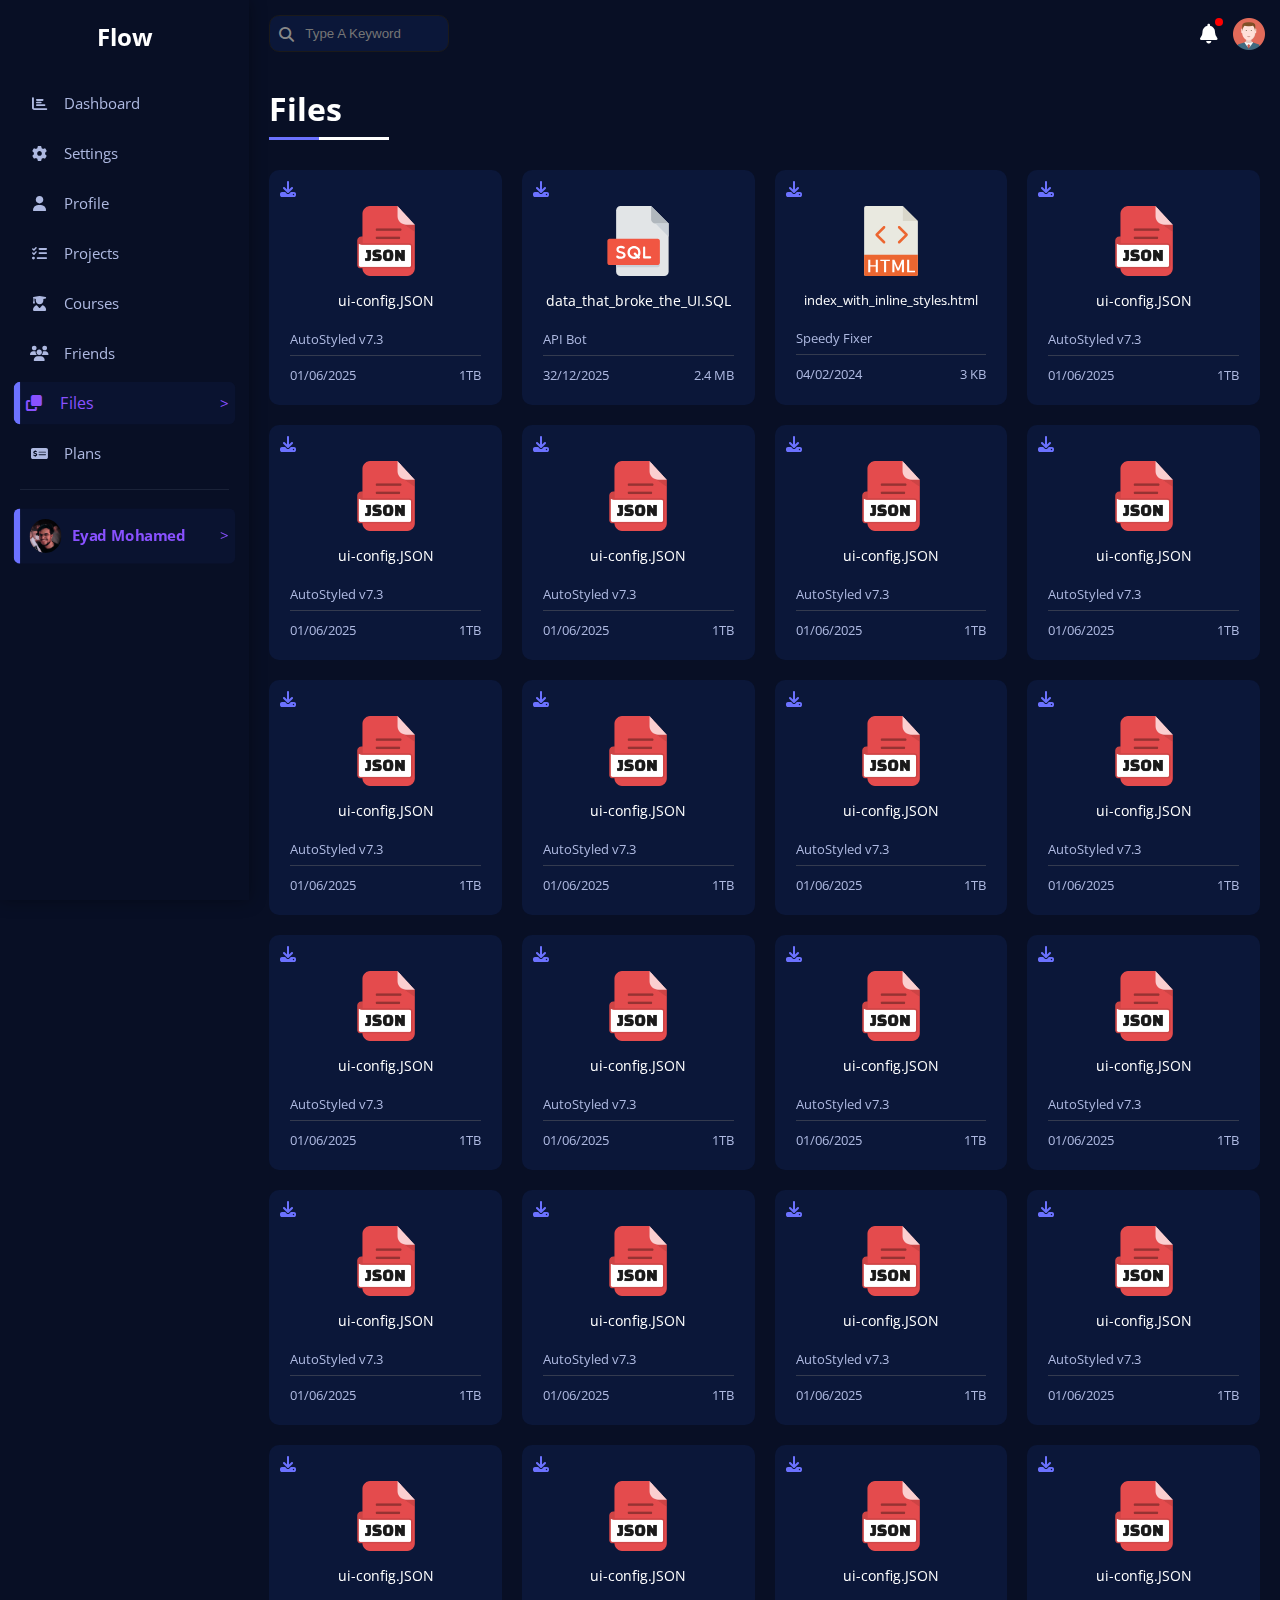
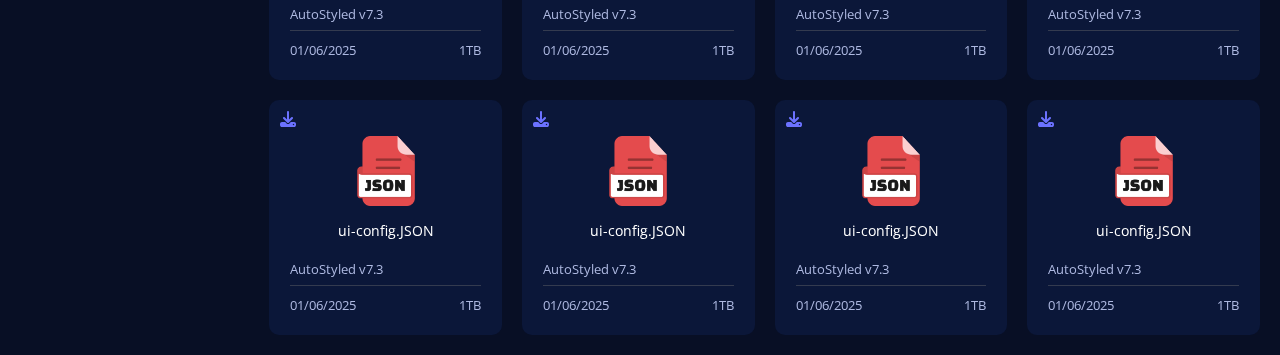
<file: files.html>
<!DOCTYPE html>
<html lang="en">
  <head>
    <meta charset="UTF-8" />
    <meta name="viewport" content="width=device-width, initial-scale=1.0" />
    <title>Flowboard</title>
    <link rel="stylesheet" href="css/all.min.css" />
    <link rel="stylesheet" href="css/framework-eyad.css" />

    <link rel="stylesheet" href="css/master.css" />
    <link rel="preconnect" href="https://fonts.googleapis.com" />
    <link rel="preconnect" href="https://fonts.gstatic.com" crossorigin />
    <link rel="icon" href="imgs/fav-icon.ico" type="image/x-icon" />

    <link
      href="https://fonts.googleapis.com/css2?family=Open+Sans:ital,wght@0,300..800;1,300..800&display=swap"
      rel="stylesheet"
    />
  </head>
  <body>
    <button id="scrollToTopBtn" title="Go to top">^</button>
    <div class="page flex">
      <!-- side bar -->
      <div class="side-bar p-relative p-20">
        <h2 class="p-relative txt-c mt-0">Flow</h2>
        <div class="sb-1">
          <ul>
            <li>
              <a
                class="flex align-center fs-15 c-black rad-6 p-10"
                href="index.html"
              >
                <i class="fa-solid fa-chart-bar fa-fw"></i>
                <span class="hide-mobile">Dashboard</span>
              </a>
            </li>
            <li>
              <a
                class="flex align-center fs-15 c-black rad-6 p-10"
                href="settings.html"
              >
                <i class="fa-solid fa-gear fa-fw"></i>
                <span class="hide-mobile">Settings</span>
              </a>
            </li>
            <li>
              <a
                class="flex align-center fs-15 c-black rad-6 p-10"
                href="profile.html"
              >
                <i class="fa-solid fa-user fa-fw"></i>
                <span class="hide-mobile">Profile</span>
              </a>
            </li>
            <li>
              <a
                class="flex align-center fs-15 c-black rad-6 p-10"
                href="projects.html"
              >
                <i class="fa-solid fa-list-check fa-fw"></i>
                <span class="hide-mobile">Projects</span>
              </a>
            </li>
            <li>
              <a
                class="flex align-center fs-15 c-black rad-6 p-10"
                href="courses.html"
              >
                <i class="fa-solid fa-user-graduate fa-fw"></i>
                <span class="hide-mobile">Courses</span>
              </a>
            </li>
            <li>
              <a
                class="flex align-center fs-15 c-black rad-6 p-10"
                href="friends.html"
              >
                <i class="fa-solid fa-users fa-fw"></i>
                <span class="hide-mobile">Friends</span>
              </a>
            </li>
            <li>
              <a
                class="active flex align-center fs-15 c-black rad-6 p-10"
                href="files.html"
              >
                <i class="fa-solid fa-copy fa-fw"></i>
                <span class="hide-mobile">Files</span>
              </a>
            </li>
            <li class="last-sb">
              <a
                class="flex align-center fs-15 c-black rad-6 p-10"
                href="plans.html"
              >
                <i class="fa-solid fa-money-check-dollar fa-fw"></i>
                <span class="hide-mobile">Plans</span>
              </a>
            </li>
          </ul>
        </div>
        <div class="sb-2 p">
          <ul>
            <li>
              <a
                class="user-signed active flex align-center fs-15 c-black rad-6 p-10"
                href="profile.html"
              >
                <img src="imgs/eyad.png" alt="" />
                <span class="user-name fw-bold">Eyad Mohamed </span>
              </a>
            </li>
          </ul>
        </div>
      </div>
      <!-- end side bar -->

      <!-- content -->

      <div class="content w-full">
        <!-- head -->
        <div class="head p-15 between-flex">
          <div class="search p-relative">
            <input class="p-10" type="search" placeholder="Type A Keyword" />
          </div>
          <div class="icons flex align-center">
            <span class="notification p-relative"
              ><i class="fa-solid fa-bell fa-lg"></i
            ></span>
            <img src="imgs/avatar.png" alt="" />
          </div>
        </div>
        <!--  end head -->
        <h1 class="page-heading tracking-in-expand p-relative">Files</h1>
        <div class="files-page grid gap-20 m-20 p-relative">
          <div class="file p-relative bg-accent rad-10 p-20">
            <i class="fa-solid fa-download p-absolute"></i>
            <div class="icon txt-c">
              <img
                class="mt-15 mb-10"
                src="imgs/json-color-red-icon.png"
                alt=""
              />
            </div>
            <div class="txt-c mb-20 fs-14">ui-config.JSON</div>
            <p class="txt-accent fs-13">AutoStyled v7.3</p>
            <div class="info between-flex fs-13 txt-accent mt-7 pt-10">
              <span>01/06/2025</span>
              <span>1TB</span>
            </div>
          </div>
          <div class="file bg-accent p-relative rad-10 p-20">
            <i class="fa-solid fa-download p-absolute"></i>
            <div class="icon txt-c">
              <img class="mt-15 mb-10" src="imgs/sql.svg" alt="" />
            </div>
            <div class="txt-c mb-20 fs-14">data_that_broke_the_UI.SQL</div>
            <p class="txt-accent fs-13">API Bot</p>
            <div class="info between-flex fs-13 txt-accent mt-7 pt-10">
              <span>32/12/2025</span>
              <span>2.4 MB </span>
            </div>
          </div>
          <div class="file p-relative bg-accent rad-10 p-20">
            <i class="fa-solid fa-download p-absolute"></i>
            <div class="icon txt-c">
              <img class="mt-15 mb-10" src="imgs/html-svgrepo-com.svg" alt="" />
            </div>
            <div class="file-name  mb-20 fs-13">
              index_with_inline_styles.html
            </div>
            <p class="txt-accent fs-13">Speedy Fixer</p>
            <div class="info between-flex fs-13 txt-accent mt-7 pt-10">
              <span>04/02/2024</span>
              <span>3 KB </span>
            </div>
          </div>
          <div class="file p-relative bg-accent rad-10 p-20">
            <i class="fa-solid fa-download p-absolute"></i>
            <div class="icon txt-c">
              <img
                class="mt-15 mb-10"
                src="imgs/json-color-red-icon.png"
                alt=""
              />
            </div>
            <div class="txt-c mb-20 fs-14">ui-config.JSON</div>
            <p class="txt-accent fs-13">AutoStyled v7.3</p>
            <div class="info between-flex fs-13 txt-accent mt-7 pt-10">
              <span>01/06/2025</span>
              <span>1TB</span>
            </div>
          </div>
          <div class="file p-relative bg-accent rad-10 p-20">
            <i class="fa-solid fa-download p-absolute"></i>
            <div class="icon txt-c">
              <img
                class="mt-15 mb-10"
                src="imgs/json-color-red-icon.png"
                alt=""
              />
            </div>
            <div class="txt-c mb-20 fs-14">ui-config.JSON</div>
            <p class="txt-accent fs-13">AutoStyled v7.3</p>
            <div class="info between-flex fs-13 txt-accent mt-7 pt-10">
              <span>01/06/2025</span>
              <span>1TB</span>
            </div>
          </div>
          <div class="file p-relative bg-accent rad-10 p-20">
            <i class="fa-solid fa-download p-absolute"></i>
            <div class="icon txt-c">
              <img
                class="mt-15 mb-10"
                src="imgs/json-color-red-icon.png"
                alt=""
              />
            </div>
            <div class="txt-c mb-20 fs-14">ui-config.JSON</div>
            <p class="txt-accent fs-13">AutoStyled v7.3</p>
            <div class="info between-flex fs-13 txt-accent mt-7 pt-10">
              <span>01/06/2025</span>
              <span>1TB</span>
            </div>
          </div>
          <div class="file p-relative bg-accent rad-10 p-20">
            <i class="fa-solid fa-download p-absolute"></i>
            <div class="icon txt-c">
              <img
                class="mt-15 mb-10"
                src="imgs/json-color-red-icon.png"
                alt=""
              />
            </div>
            <div class="txt-c mb-20 fs-14">ui-config.JSON</div>
            <p class="txt-accent fs-13">AutoStyled v7.3</p>
            <div class="info between-flex fs-13 txt-accent mt-7 pt-10">
              <span>01/06/2025</span>
              <span>1TB</span>
            </div>
          </div>
          <div class="file p-relative bg-accent rad-10 p-20">
            <i class="fa-solid fa-download p-absolute"></i>
            <div class="icon txt-c">
              <img
                class="mt-15 mb-10"
                src="imgs/json-color-red-icon.png"
                alt=""
              />
            </div>
            <div class="txt-c mb-20 fs-14">ui-config.JSON</div>
            <p class="txt-accent fs-13">AutoStyled v7.3</p>
            <div class="info between-flex fs-13 txt-accent mt-7 pt-10">
              <span>01/06/2025</span>
              <span>1TB</span>
            </div>
          </div>
          <div class="file p-relative bg-accent rad-10 p-20">
            <i class="fa-solid fa-download p-absolute"></i>
            <div class="icon txt-c">
              <img
                class="mt-15 mb-10"
                src="imgs/json-color-red-icon.png"
                alt=""
              />
            </div>
            <div class="txt-c mb-20 fs-14">ui-config.JSON</div>
            <p class="txt-accent fs-13">AutoStyled v7.3</p>
            <div class="info between-flex fs-13 txt-accent mt-7 pt-10">
              <span>01/06/2025</span>
              <span>1TB</span>
            </div>
          </div>
          <div class="file p-relative bg-accent rad-10 p-20">
            <i class="fa-solid fa-download p-absolute"></i>
            <div class="icon txt-c">
              <img
                class="mt-15 mb-10"
                src="imgs/json-color-red-icon.png"
                alt=""
              />
            </div>
            <div class="txt-c mb-20 fs-14">ui-config.JSON</div>
            <p class="txt-accent fs-13">AutoStyled v7.3</p>
            <div class="info between-flex fs-13 txt-accent mt-7 pt-10">
              <span>01/06/2025</span>
              <span>1TB</span>
            </div>
          </div>
          <div class="file p-relative bg-accent rad-10 p-20">
            <i class="fa-solid fa-download p-absolute"></i>
            <div class="icon txt-c">
              <img
                class="mt-15 mb-10"
                src="imgs/json-color-red-icon.png"
                alt=""
              />
            </div>
            <div class="txt-c mb-20 fs-14">ui-config.JSON</div>
            <p class="txt-accent fs-13">AutoStyled v7.3</p>
            <div class="info between-flex fs-13 txt-accent mt-7 pt-10">
              <span>01/06/2025</span>
              <span>1TB</span>
            </div>
          </div>
          <div class="file p-relative bg-accent rad-10 p-20">
            <i class="fa-solid fa-download p-absolute"></i>
            <div class="icon txt-c">
              <img
                class="mt-15 mb-10"
                src="imgs/json-color-red-icon.png"
                alt=""
              />
            </div>
            <div class="txt-c mb-20 fs-14">ui-config.JSON</div>
            <p class="txt-accent fs-13">AutoStyled v7.3</p>
            <div class="info between-flex fs-13 txt-accent mt-7 pt-10">
              <span>01/06/2025</span>
              <span>1TB</span>
            </div>
          </div>
          <div class="file p-relative bg-accent rad-10 p-20">
            <i class="fa-solid fa-download p-absolute"></i>
            <div class="icon txt-c">
              <img
                class="mt-15 mb-10"
                src="imgs/json-color-red-icon.png"
                alt=""
              />
            </div>
            <div class="txt-c mb-20 fs-14">ui-config.JSON</div>
            <p class="txt-accent fs-13">AutoStyled v7.3</p>
            <div class="info between-flex fs-13 txt-accent mt-7 pt-10">
              <span>01/06/2025</span>
              <span>1TB</span>
            </div>
          </div>
          <div class="file p-relative bg-accent rad-10 p-20">
            <i class="fa-solid fa-download p-absolute"></i>
            <div class="icon txt-c">
              <img
                class="mt-15 mb-10"
                src="imgs/json-color-red-icon.png"
                alt=""
              />
            </div>
            <div class="txt-c mb-20 fs-14">ui-config.JSON</div>
            <p class="txt-accent fs-13">AutoStyled v7.3</p>
            <div class="info between-flex fs-13 txt-accent mt-7 pt-10">
              <span>01/06/2025</span>
              <span>1TB</span>
            </div>
          </div>
          <div class="file p-relative bg-accent rad-10 p-20">
            <i class="fa-solid fa-download p-absolute"></i>
            <div class="icon txt-c">
              <img
                class="mt-15 mb-10"
                src="imgs/json-color-red-icon.png"
                alt=""
              />
            </div>
            <div class="txt-c mb-20 fs-14">ui-config.JSON</div>
            <p class="txt-accent fs-13">AutoStyled v7.3</p>
            <div class="info between-flex fs-13 txt-accent mt-7 pt-10">
              <span>01/06/2025</span>
              <span>1TB</span>
            </div>
          </div>
          <div class="file p-relative bg-accent rad-10 p-20">
            <i class="fa-solid fa-download p-absolute"></i>
            <div class="icon txt-c">
              <img
                class="mt-15 mb-10"
                src="imgs/json-color-red-icon.png"
                alt=""
              />
            </div>
            <div class="txt-c mb-20 fs-14">ui-config.JSON</div>
            <p class="txt-accent fs-13">AutoStyled v7.3</p>
            <div class="info between-flex fs-13 txt-accent mt-7 pt-10">
              <span>01/06/2025</span>
              <span>1TB</span>
            </div>
          </div>
          <div class="file p-relative bg-accent rad-10 p-20">
            <i class="fa-solid fa-download p-absolute"></i>
            <div class="icon txt-c">
              <img
                class="mt-15 mb-10"
                src="imgs/json-color-red-icon.png"
                alt=""
              />
            </div>
            <div class="txt-c mb-20 fs-14">ui-config.JSON</div>
            <p class="txt-accent fs-13">AutoStyled v7.3</p>
            <div class="info between-flex fs-13 txt-accent mt-7 pt-10">
              <span>01/06/2025</span>
              <span>1TB</span>
            </div>
          </div>
          <div class="file p-relative bg-accent rad-10 p-20">
            <i class="fa-solid fa-download p-absolute"></i>
            <div class="icon txt-c">
              <img
                class="mt-15 mb-10"
                src="imgs/json-color-red-icon.png"
                alt=""
              />
            </div>
            <div class="txt-c mb-20 fs-14">ui-config.JSON</div>
            <p class="txt-accent fs-13">AutoStyled v7.3</p>
            <div class="info between-flex fs-13 txt-accent mt-7 pt-10">
              <span>01/06/2025</span>
              <span>1TB</span>
            </div>
          </div>
          <div class="file p-relative bg-accent rad-10 p-20">
            <i class="fa-solid fa-download p-absolute"></i>
            <div class="icon txt-c">
              <img
                class="mt-15 mb-10"
                src="imgs/json-color-red-icon.png"
                alt=""
              />
            </div>
            <div class="txt-c mb-20 fs-14">ui-config.JSON</div>
            <p class="txt-accent fs-13">AutoStyled v7.3</p>
            <div class="info between-flex fs-13 txt-accent mt-7 pt-10">
              <span>01/06/2025</span>
              <span>1TB</span>
            </div>
          </div>
          <div class="file p-relative bg-accent rad-10 p-20">
            <i class="fa-solid fa-download p-absolute"></i>
            <div class="icon txt-c">
              <img
                class="mt-15 mb-10"
                src="imgs/json-color-red-icon.png"
                alt=""
              />
            </div>
            <div class="txt-c mb-20 fs-14">ui-config.JSON</div>
            <p class="txt-accent fs-13">AutoStyled v7.3</p>
            <div class="info between-flex fs-13 txt-accent mt-7 pt-10">
              <span>01/06/2025</span>
              <span>1TB</span>
            </div>
          </div>
          <div class="file p-relative bg-accent rad-10 p-20">
            <i class="fa-solid fa-download p-absolute"></i>
            <div class="icon txt-c">
              <img
                class="mt-15 mb-10"
                src="imgs/json-color-red-icon.png"
                alt=""
              />
            </div>
            <div class="txt-c mb-20 fs-14">ui-config.JSON</div>
            <p class="txt-accent fs-13">AutoStyled v7.3</p>
            <div class="info between-flex fs-13 txt-accent mt-7 pt-10">
              <span>01/06/2025</span>
              <span>1TB</span>
            </div>
          </div>
          <div class="file p-relative bg-accent rad-10 p-20">
            <i class="fa-solid fa-download p-absolute"></i>
            <div class="icon txt-c">
              <img
                class="mt-15 mb-10"
                src="imgs/json-color-red-icon.png"
                alt=""
              />
            </div>
            <div class="txt-c mb-20 fs-14">ui-config.JSON</div>
            <p class="txt-accent fs-13">AutoStyled v7.3</p>
            <div class="info between-flex fs-13 txt-accent mt-7 pt-10">
              <span>01/06/2025</span>
              <span>1TB</span>
            </div>
          </div>
          <div class="file p-relative bg-accent rad-10 p-20">
            <i class="fa-solid fa-download p-absolute"></i>
            <div class="icon txt-c">
              <img
                class="mt-15 mb-10"
                src="imgs/json-color-red-icon.png"
                alt=""
              />
            </div>
            <div class="txt-c mb-20 fs-14">ui-config.JSON</div>
            <p class="txt-accent fs-13">AutoStyled v7.3</p>
            <div class="info between-flex fs-13 txt-accent mt-7 pt-10">
              <span>01/06/2025</span>
              <span>1TB</span>
            </div>
          </div>
          <div class="file p-relative bg-accent rad-10 p-20">
            <i class="fa-solid fa-download p-absolute"></i>
            <div class="icon txt-c">
              <img
                class="mt-15 mb-10"
                src="imgs/json-color-red-icon.png"
                alt=""
              />
            </div>
            <div class="txt-c mb-20 fs-14">ui-config.JSON</div>
            <p class="txt-accent fs-13">AutoStyled v7.3</p>
            <div class="info between-flex fs-13 txt-accent mt-7 pt-10">
              <span>01/06/2025</span>
              <span>1TB</span>
            </div>
          </div>
          <div class="file p-relative bg-accent rad-10 p-20">
            <i class="fa-solid fa-download p-absolute"></i>
            <div class="icon txt-c">
              <img
                class="mt-15 mb-10"
                src="imgs/json-color-red-icon.png"
                alt=""
              />
            </div>
            <div class="txt-c mb-20 fs-14">ui-config.JSON</div>
            <p class="txt-accent fs-13">AutoStyled v7.3</p>
            <div class="info between-flex fs-13 txt-accent mt-7 pt-10">
              <span>01/06/2025</span>
              <span>1TB</span>
            </div>
          </div>
          <div class="file p-relative bg-accent rad-10 p-20">
            <i class="fa-solid fa-download p-absolute"></i>
            <div class="icon txt-c">
              <img
                class="mt-15 mb-10"
                src="imgs/json-color-red-icon.png"
                alt=""
              />
            </div>
            <div class="txt-c mb-20 fs-14">ui-config.JSON</div>
            <p class="txt-accent fs-13">AutoStyled v7.3</p>
            <div class="info between-flex fs-13 txt-accent mt-7 pt-10">
              <span>01/06/2025</span>
              <span>1TB</span>
            </div>
          </div>
          <div class="file p-relative bg-accent rad-10 p-20">
            <i class="fa-solid fa-download p-absolute"></i>
            <div class="icon txt-c">
              <img
                class="mt-15 mb-10"
                src="imgs/json-color-red-icon.png"
                alt=""
              />
            </div>
            <div class="txt-c mb-20 fs-14">ui-config.JSON</div>
            <p class="txt-accent fs-13">AutoStyled v7.3</p>
            <div class="info between-flex fs-13 txt-accent mt-7 pt-10">
              <span>01/06/2025</span>
              <span>1TB</span>
            </div>
          </div>
            <div class="file p-relative bg-accent rad-10 p-20">
              <i class="fa-solid fa-download p-absolute"></i>
              <div class="icon txt-c">
                <img
                  class="mt-15 mb-10"
                  src="imgs/json-color-red-icon.png"
                  alt=""
                />
              </div>
              <div class="txt-c mb-20 fs-14">ui-config.JSON</div>
              <p class="txt-accent fs-13">AutoStyled v7.3</p>
              <div class="info between-flex fs-13 txt-accent mt-7 pt-10">
                <span>01/06/2025</span>
                <span>1TB</span>
              </div>
            </div>
      </div>
      <!-- end content -->
    </div>
    <script src="js/scrollToTop.js"></script>
  </body>
</html>
</file>
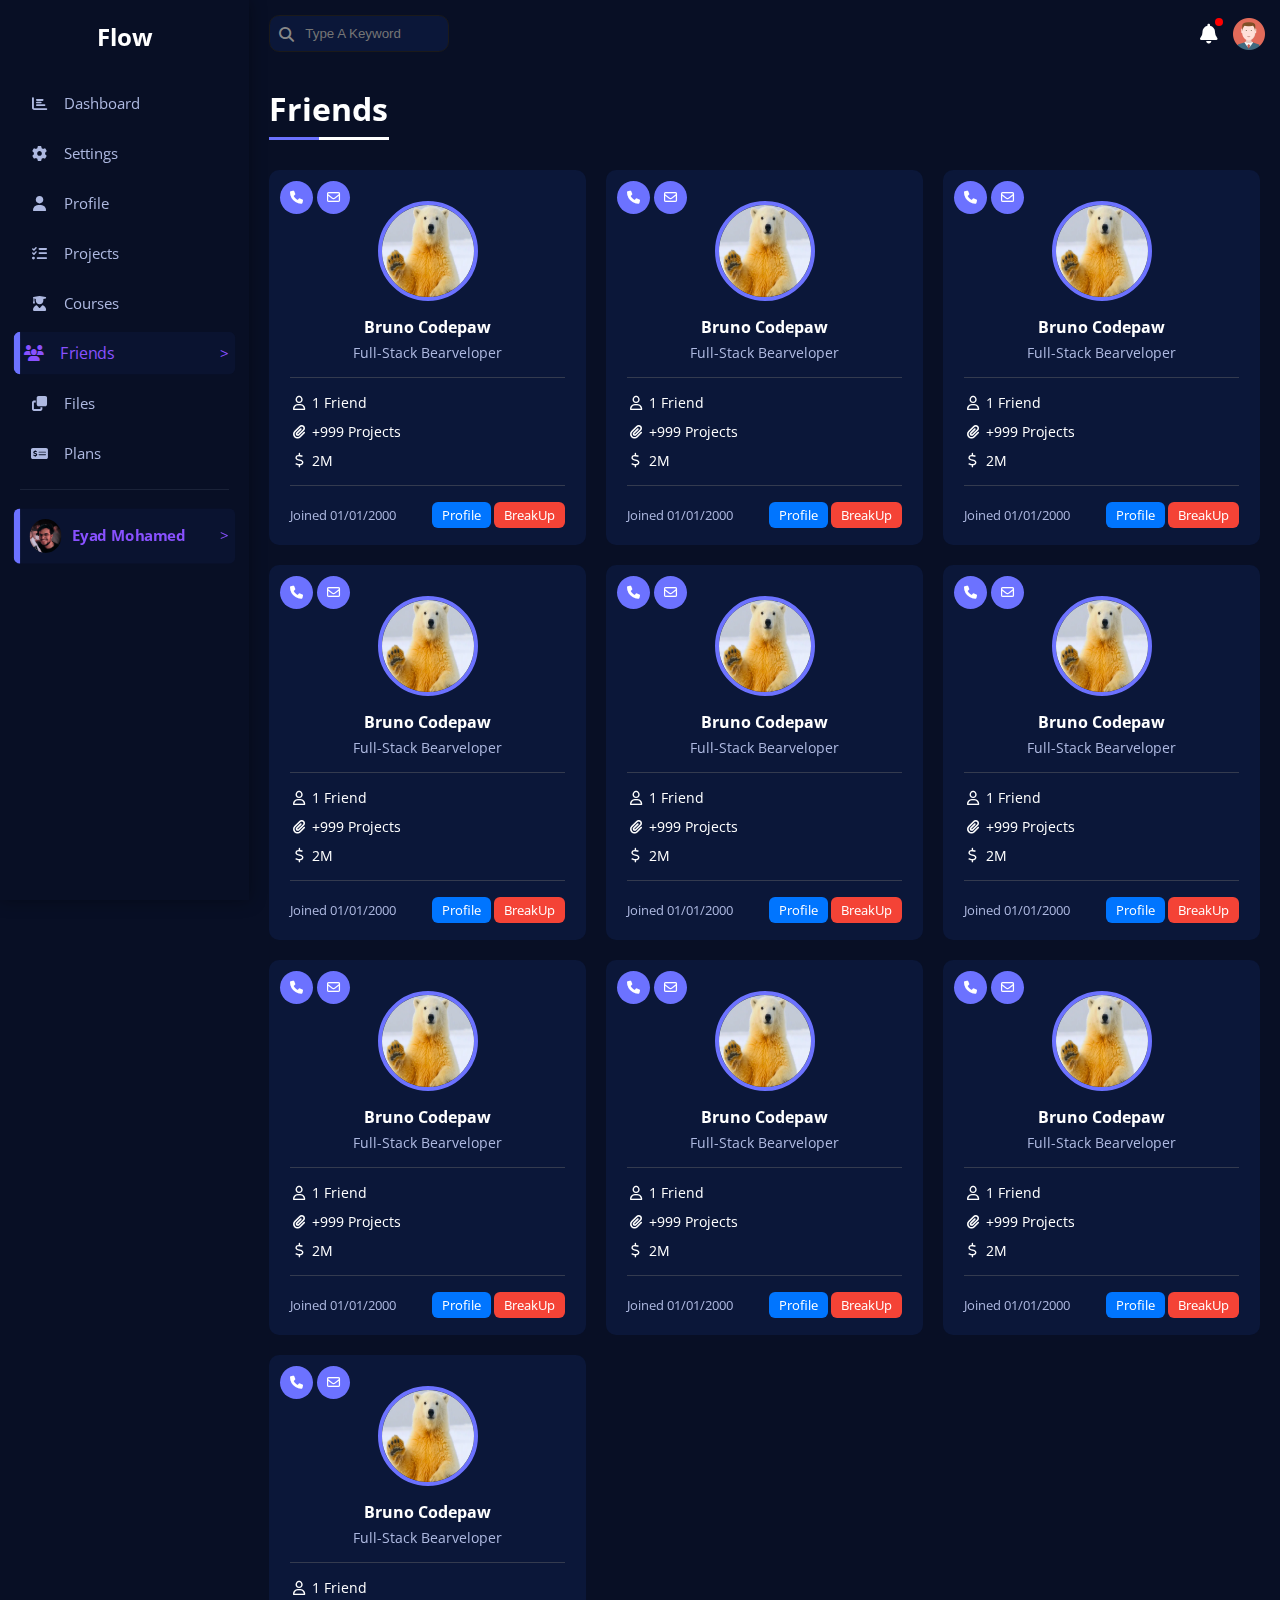
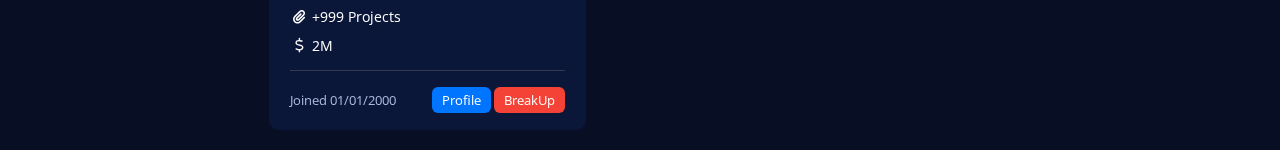
<file: friends.html>
<!DOCTYPE html>
<html lang="en">
  <head>
    <meta charset="UTF-8" />
    <meta name="viewport" content="width=device-width, initial-scale=1.0" />
    <title>Flowboard</title>
    <link rel="stylesheet" href="css/all.min.css" />
    <link rel="stylesheet" href="css/framework-eyad.css" />

    <link rel="stylesheet" href="css/master.css" />
    <link rel="preconnect" href="https://fonts.googleapis.com" />
    <link rel="preconnect" href="https://fonts.gstatic.com" crossorigin />
    <link rel="icon" href="imgs/fav-icon.ico" type="image/x-icon" />

    <link
      href="https://fonts.googleapis.com/css2?family=Open+Sans:ital,wght@0,300..800;1,300..800&display=swap"
      rel="stylesheet"
    />
  </head>
  <body>
    <button id="scrollToTopBtn" title="Go to top">^</button>
    <div class="page flex">
      <!-- side bar -->
      <div class="side-bar p-relative p-20">
        <h2 class="p-relative txt-c mt-0">Flow</h2>
        <div class="sb-1">
          <ul>
            <li>
              <a
                class="flex align-center fs-15 c-black rad-6 p-10"
                href="index.html"
              >
                <i class="fa-solid fa-chart-bar fa-fw"></i>
                <span class="hide-mobile">Dashboard</span>
              </a>
            </li>
            <li>
              <a
                class="flex align-center fs-15 c-black rad-6 p-10"
                href="settings.html"
              >
                <i class="fa-solid fa-gear fa-fw"></i>
                <span class="hide-mobile">Settings</span>
              </a>
            </li>
            <li>
              <a
                class="flex align-center fs-15 c-black rad-6 p-10"
                href="profile.html"
              >
                <i class="fa-solid fa-user fa-fw"></i>
                <span class="hide-mobile">Profile</span>
              </a>
            </li>
            <li>
              <a
                class="flex align-center fs-15 c-black rad-6 p-10"
                href="projects.html"
              >
                <i class="fa-solid fa-list-check fa-fw"></i>
                <span class="hide-mobile">Projects</span>
              </a>
            </li>
            <li>
              <a
                class="flex align-center fs-15 c-black rad-6 p-10"
                href="courses.html"
              >
                <i class="fa-solid fa-user-graduate fa-fw"></i>
                <span class="hide-mobile">Courses</span>
              </a>
            </li>
            <li>
              <a
                class="active flex align-center fs-15 c-black rad-6 p-10"
                href="friends.html"
              >
                <i class="fa-solid fa-users fa-fw"></i>
                <span class="hide-mobile">Friends</span>
              </a>
            </li>
            <li>
              <a
                class="flex align-center fs-15 c-black rad-6 p-10"
                href="files.html"
              >
                <i class="fa-solid fa-copy fa-fw"></i>
                <span class="hide-mobile">Files</span>
              </a>
            </li>
            <li class="last-sb">
              <a
                class="flex align-center fs-15 c-black rad-6 p-10"
                href="plans.html"
              >
                <i class="fa-solid fa-money-check-dollar fa-fw"></i>
                <span class="hide-mobile">Plans</span>
              </a>
            </li>
          </ul>
        </div>
        <div class="sb-2 p">
          <ul>
            <li>
              <a
                class="user-signed active flex align-center fs-15 c-black rad-6 p-10"
                href="profile.html"
              >
                <img src="imgs/eyad.png" alt="" />
                <span class="user-name fw-bold">Eyad Mohamed </span>
              </a>
            </li>
          </ul>
        </div>
      </div>
      <!-- end side bar -->

      <!-- content -->

      <div class="content w-full">
        <!-- head -->
        <div class="head p-15 between-flex">
          <div class="search p-relative">
            <input class="p-10" type="search" placeholder="Type A Keyword" />
          </div>
          <div class="icons flex align-center">
            <span class="notification p-relative"
              ><i class="fa-solid fa-bell fa-lg"></i
            ></span>
            <img src="imgs/avatar.png" alt="" />
          </div>
        </div>
        <!--  end head -->
        <h1 class="page-heading tracking-in-expand p-relative">Friends</h1>
        <div class="friends-page grid m-20 gap-20">
          <div class="friend p-relative rad-10 p-20 bg-accent">
            <div class="contact">
              <i class="fa-solid fa-phone"></i>
              <i class="fa-regular fa-envelope"></i>
            </div>
            <div class="txt-c">
              <img
                class="friend-avatar mb-10 mt-10 w-100 h-100 rad-half"
                src="imgs/beer Friend.png"
                alt=""
              />
              <h4 class="m-0">Bruno Codepaw</h4>
              <p class="job mt-5 txt-accent fs-14">Full-Stack Bearveloper</p>
            </div>
            <div class="icons fs-14 p-relative">
              <div class="mb-10">
                <i class="fa-regular fa-user fa-fw"></i>
                <span>1 Friend</span>
              </div>
              <div class="mb-10">
                <i class="fa-solid fa-paperclip fa-fw"></i>
                <span>+999 Projects</span>
              </div>
              <div class="mb-0">
                <i class="fa-regular fa-dollar-sign fa-fw"></i>
                <span>2M</span>
              </div>
            </div>
            <div class="info fs-13 between-flex">
              <span class="txt-accent">Joined 01/01/2000</span>
              <div>
                <a class="bg-blue c-white btn-shape" href="profile.html"
                  >Profile</a
                >
                <a class="bg-red c-white btn-shape" href="#">BreakUp</a>
              </div>
            </div>
          </div>
          <div class="friend p-relative rad-10 p-20 bg-accent">
            <div class="contact">
              <i class="fa-solid fa-phone"></i>
              <i class="fa-regular fa-envelope"></i>
            </div>
            <div class="txt-c">
              <img
                class="friend-avatar mb-10 mt-10 w-100 h-100 rad-half"
                src="imgs/beer Friend.png"
                alt=""
              />
              <h4 class="m-0">Bruno Codepaw</h4>
              <p class="job mt-5 txt-accent fs-14">Full-Stack Bearveloper</p>
            </div>
            <div class="icons fs-14 p-relative">
              <div class="mb-10">
                <i class="fa-regular fa-user fa-fw"></i>
                <span>1 Friend</span>
              </div>
              <div class="mb-10">
                <i class="fa-solid fa-paperclip fa-fw"></i>
                <span>+999 Projects</span>
              </div>
              <div class="mb-0">
                <i class="fa-regular fa-dollar-sign fa-fw"></i>
                <span>2M</span>
              </div>
            </div>
            <div class="info fs-13 between-flex">
              <span class="txt-accent">Joined 01/01/2000</span>
              <div>
                <a class="bg-blue c-white btn-shape" href="profile.html"
                  >Profile</a
                >
                <a class="bg-red c-white btn-shape" href="#">BreakUp</a>
              </div>
            </div>
          </div>
          <div class="friend p-relative rad-10 p-20 bg-accent">
            <div class="contact">
              <i class="fa-solid fa-phone"></i>
              <i class="fa-regular fa-envelope"></i>
            </div>
            <div class="txt-c">
              <img
                class="friend-avatar mb-10 mt-10 w-100 h-100 rad-half"
                src="imgs/beer Friend.png"
                alt=""
              />
              <h4 class="m-0">Bruno Codepaw</h4>
              <p class="job mt-5 txt-accent fs-14">Full-Stack Bearveloper</p>
            </div>
            <div class="icons fs-14 p-relative">
              <div class="mb-10">
                <i class="fa-regular fa-user fa-fw"></i>
                <span>1 Friend</span>
              </div>
              <div class="mb-10">
                <i class="fa-solid fa-paperclip fa-fw"></i>
                <span>+999 Projects</span>
              </div>
              <div class="mb-0">
                <i class="fa-regular fa-dollar-sign fa-fw"></i>
                <span>2M</span>
              </div>
            </div>
            <div class="info fs-13 between-flex">
              <span class="txt-accent">Joined 01/01/2000</span>
              <div>
                <a class="bg-blue c-white btn-shape" href="profile.html"
                  >Profile</a
                >
                <a class="bg-red c-white btn-shape" href="#">BreakUp</a>
              </div>
            </div>
          </div>
          <div class="friend p-relative rad-10 p-20 bg-accent">
            <div class="contact">
              <i class="fa-solid fa-phone"></i>
              <i class="fa-regular fa-envelope"></i>
            </div>
            <div class="txt-c">
              <img
                class="friend-avatar mb-10 mt-10 w-100 h-100 rad-half"
                src="imgs/beer Friend.png"
                alt=""
              />
              <h4 class="m-0">Bruno Codepaw</h4>
              <p class="job mt-5 txt-accent fs-14">Full-Stack Bearveloper</p>
            </div>
            <div class="icons fs-14 p-relative">
              <div class="mb-10">
                <i class="fa-regular fa-user fa-fw"></i>
                <span>1 Friend</span>
              </div>
              <div class="mb-10">
                <i class="fa-solid fa-paperclip fa-fw"></i>
                <span>+999 Projects</span>
              </div>
              <div class="mb-0">
                <i class="fa-regular fa-dollar-sign fa-fw"></i>
                <span>2M</span>
              </div>
            </div>
            <div class="info fs-13 between-flex">
              <span class="txt-accent">Joined 01/01/2000</span>
              <div>
                <a class="bg-blue c-white btn-shape" href="profile.html"
                  >Profile</a
                >
                <a class="bg-red c-white btn-shape" href="#">BreakUp</a>
              </div>
            </div>
          </div>
          <div class="friend p-relative rad-10 p-20 bg-accent">
            <div class="contact">
              <i class="fa-solid fa-phone"></i>
              <i class="fa-regular fa-envelope"></i>
            </div>
            <div class="txt-c">
              <img
                class="friend-avatar mb-10 mt-10 w-100 h-100 rad-half"
                src="imgs/beer Friend.png"
                alt=""
              />
              <h4 class="m-0">Bruno Codepaw</h4>
              <p class="job mt-5 txt-accent fs-14">Full-Stack Bearveloper</p>
            </div>
            <div class="icons fs-14 p-relative">
              <div class="mb-10">
                <i class="fa-regular fa-user fa-fw"></i>
                <span>1 Friend</span>
              </div>
              <div class="mb-10">
                <i class="fa-solid fa-paperclip fa-fw"></i>
                <span>+999 Projects</span>
              </div>
              <div class="mb-0">
                <i class="fa-regular fa-dollar-sign fa-fw"></i>
                <span>2M</span>
              </div>
            </div>
            <div class="info fs-13 between-flex">
              <span class="txt-accent">Joined 01/01/2000</span>
              <div>
                <a class="bg-blue c-white btn-shape" href="profile.html"
                  >Profile</a
                >
                <a class="bg-red c-white btn-shape" href="#">BreakUp</a>
              </div>
            </div>
          </div>
          <div class="friend p-relative rad-10 p-20 bg-accent">
            <div class="contact">
              <i class="fa-solid fa-phone"></i>
              <i class="fa-regular fa-envelope"></i>
            </div>
            <div class="txt-c">
              <img
                class="friend-avatar mb-10 mt-10 w-100 h-100 rad-half"
                src="imgs/beer Friend.png"
                alt=""
              />
              <h4 class="m-0">Bruno Codepaw</h4>
              <p class="job mt-5 txt-accent fs-14">Full-Stack Bearveloper</p>
            </div>
            <div class="icons fs-14 p-relative">
              <div class="mb-10">
                <i class="fa-regular fa-user fa-fw"></i>
                <span>1 Friend</span>
              </div>
              <div class="mb-10">
                <i class="fa-solid fa-paperclip fa-fw"></i>
                <span>+999 Projects</span>
              </div>
              <div class="mb-0">
                <i class="fa-regular fa-dollar-sign fa-fw"></i>
                <span>2M</span>
              </div>
            </div>
            <div class="info fs-13 between-flex">
              <span class="txt-accent">Joined 01/01/2000</span>
              <div>
                <a class="bg-blue c-white btn-shape" href="profile.html"
                  >Profile</a
                >
                <a class="bg-red c-white btn-shape" href="#">BreakUp</a>
              </div>
            </div>
          </div>
          <div class="friend p-relative rad-10 p-20 bg-accent">
            <div class="contact">
              <i class="fa-solid fa-phone"></i>
              <i class="fa-regular fa-envelope"></i>
            </div>
            <div class="txt-c">
              <img
                class="friend-avatar mb-10 mt-10 w-100 h-100 rad-half"
                src="imgs/beer Friend.png"
                alt=""
              />
              <h4 class="m-0">Bruno Codepaw</h4>
              <p class="job mt-5 txt-accent fs-14">Full-Stack Bearveloper</p>
            </div>
            <div class="icons fs-14 p-relative">
              <div class="mb-10">
                <i class="fa-regular fa-user fa-fw"></i>
                <span>1 Friend</span>
              </div>
              <div class="mb-10">
                <i class="fa-solid fa-paperclip fa-fw"></i>
                <span>+999 Projects</span>
              </div>
              <div class="mb-0">
                <i class="fa-regular fa-dollar-sign fa-fw"></i>
                <span>2M</span>
              </div>
            </div>
            <div class="info fs-13 between-flex">
              <span class="txt-accent">Joined 01/01/2000</span>
              <div>
                <a class="bg-blue c-white btn-shape" href="profile.html"
                  >Profile</a
                >
                <a class="bg-red c-white btn-shape" href="#">BreakUp</a>
              </div>
            </div>
          </div>
          <div class="friend p-relative rad-10 p-20 bg-accent">
            <div class="contact">
              <i class="fa-solid fa-phone"></i>
              <i class="fa-regular fa-envelope"></i>
            </div>
            <div class="txt-c">
              <img
                class="friend-avatar mb-10 mt-10 w-100 h-100 rad-half"
                src="imgs/beer Friend.png"
                alt=""
              />
              <h4 class="m-0">Bruno Codepaw</h4>
              <p class="job mt-5 txt-accent fs-14">Full-Stack Bearveloper</p>
            </div>
            <div class="icons fs-14 p-relative">
              <div class="mb-10">
                <i class="fa-regular fa-user fa-fw"></i>
                <span>1 Friend</span>
              </div>
              <div class="mb-10">
                <i class="fa-solid fa-paperclip fa-fw"></i>
                <span>+999 Projects</span>
              </div>
              <div class="mb-0">
                <i class="fa-regular fa-dollar-sign fa-fw"></i>
                <span>2M</span>
              </div>
            </div>
            <div class="info fs-13 between-flex">
              <span class="txt-accent">Joined 01/01/2000</span>
              <div>
                <a class="bg-blue c-white btn-shape" href="profile.html"
                  >Profile</a
                >
                <a class="bg-red c-white btn-shape" href="#">BreakUp</a>
              </div>
            </div>
          </div>
          <div class="friend p-relative rad-10 p-20 bg-accent">
            <div class="contact">
              <i class="fa-solid fa-phone"></i>
              <i class="fa-regular fa-envelope"></i>
            </div>
            <div class="txt-c">
              <img
                class="friend-avatar mb-10 mt-10 w-100 h-100 rad-half"
                src="imgs/beer Friend.png"
                alt=""
              />
              <h4 class="m-0">Bruno Codepaw</h4>
              <p class="job mt-5 txt-accent fs-14">Full-Stack Bearveloper</p>
            </div>
            <div class="icons fs-14 p-relative">
              <div class="mb-10">
                <i class="fa-regular fa-user fa-fw"></i>
                <span>1 Friend</span>
              </div>
              <div class="mb-10">
                <i class="fa-solid fa-paperclip fa-fw"></i>
                <span>+999 Projects</span>
              </div>
              <div class="mb-0">
                <i class="fa-regular fa-dollar-sign fa-fw"></i>
                <span>2M</span>
              </div>
            </div>
            <div class="info fs-13 between-flex">
              <span class="txt-accent">Joined 01/01/2000</span>
              <div>
                <a class="bg-blue c-white btn-shape" href="profile.html"
                  >Profile</a
                >
                <a class="bg-red c-white btn-shape" href="#">BreakUp</a>
              </div>
            </div>
          </div>
          <div class="friend p-relative rad-10 p-20 bg-accent">
            <div class="contact">
              <i class="fa-solid fa-phone"></i>
              <i class="fa-regular fa-envelope"></i>
            </div>
            <div class="txt-c">
              <img
                class="friend-avatar mb-10 mt-10 w-100 h-100 rad-half"
                src="imgs/beer Friend.png"
                alt=""
              />
              <h4 class="m-0">Bruno Codepaw</h4>
              <p class="job mt-5 txt-accent fs-14">Full-Stack Bearveloper</p>
            </div>
            <div class="icons fs-14 p-relative">
              <div class="mb-10">
                <i class="fa-regular fa-user fa-fw"></i>
                <span>1 Friend</span>
              </div>
              <div class="mb-10">
                <i class="fa-solid fa-paperclip fa-fw"></i>
                <span>+999 Projects</span>
              </div>
              <div class="mb-0">
                <i class="fa-regular fa-dollar-sign fa-fw"></i>
                <span>2M</span>
              </div>
            </div>
            <div class="info fs-13 between-flex">
              <span class="txt-accent">Joined 01/01/2000</span>
              <div>
                <a class="bg-blue c-white btn-shape" href="profile.html"
                  >Profile</a
                >
                <a class="bg-red c-white btn-shape" href="#">BreakUp</a>
              </div>
            </div>
          </div>
        </div>
      </div>
      <!-- end content -->
    </div>
    <script src="js/scrollToTop.js"></script>
  </body>
</html>
</file>
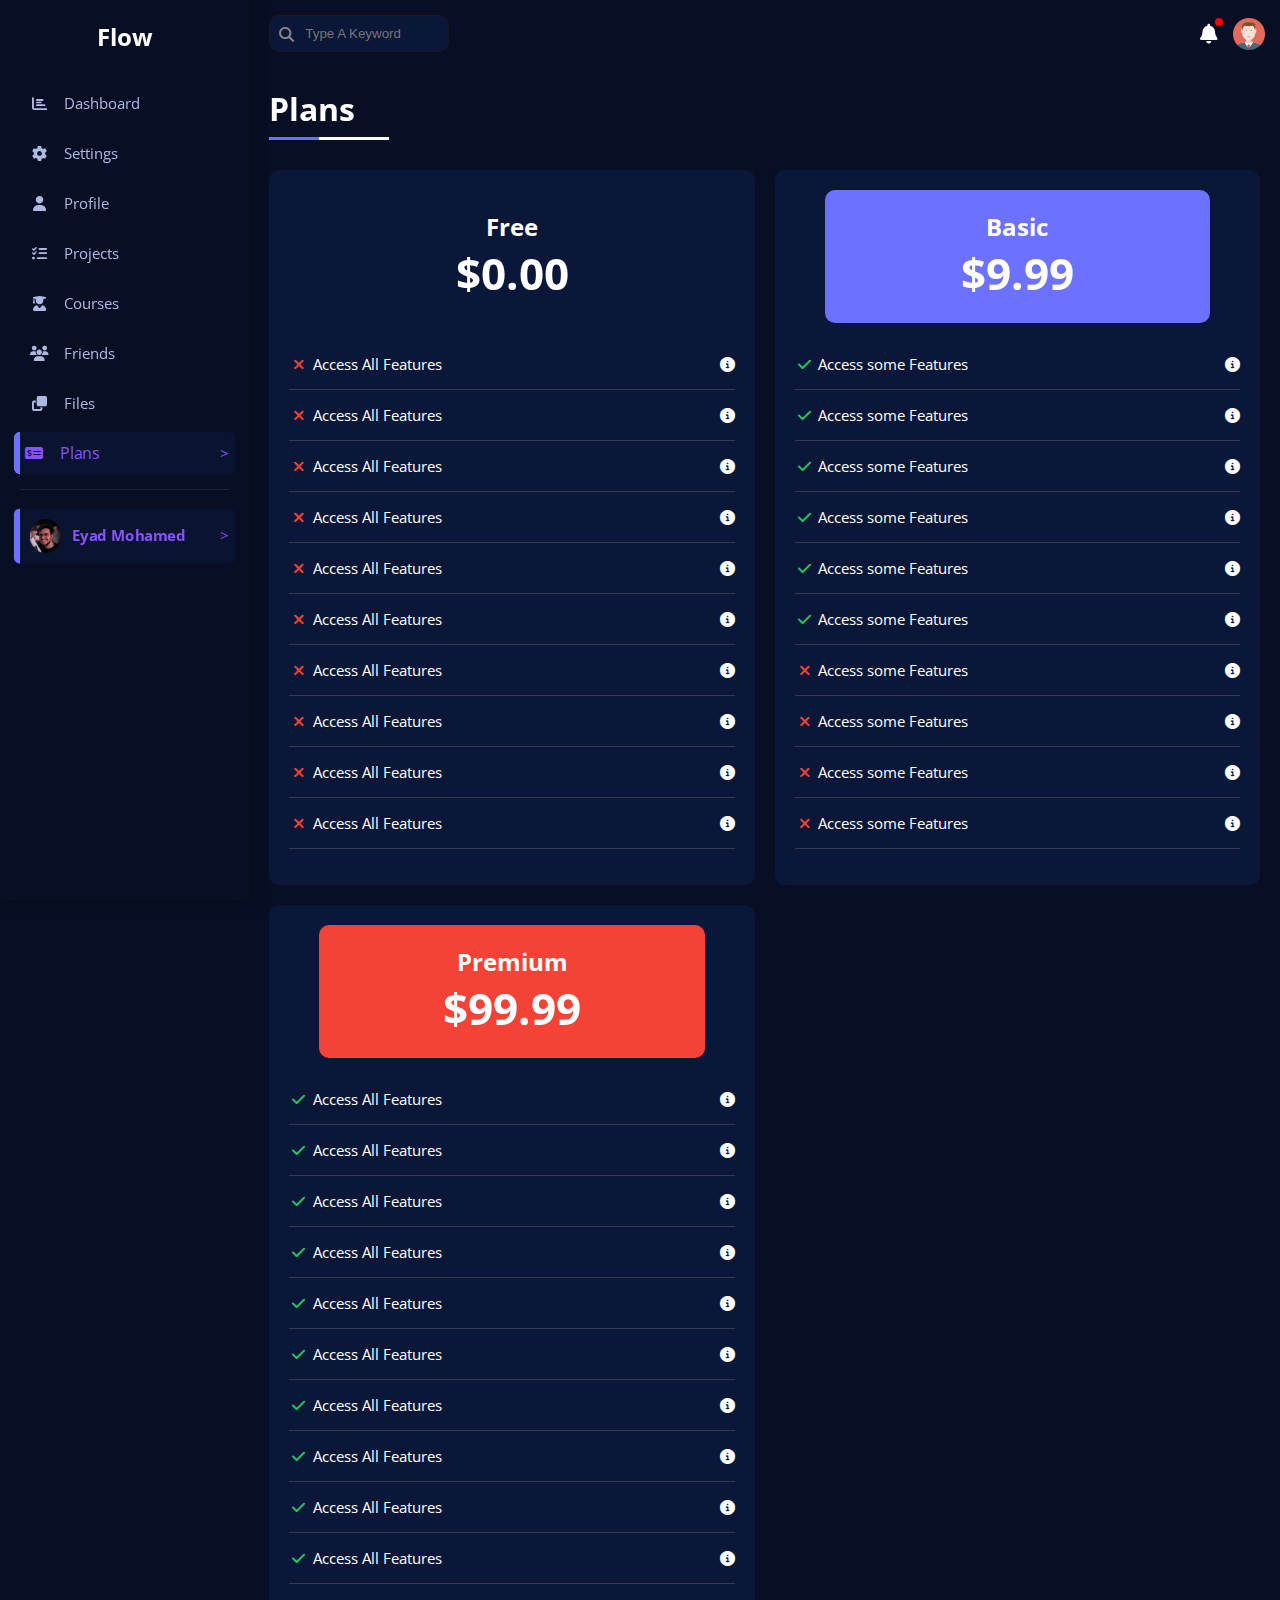
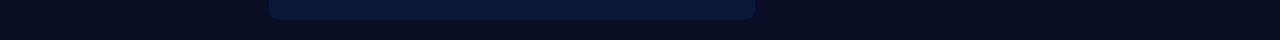
<file: plans.html>
<!DOCTYPE html>
<html lang="en">
  <head>
    <meta charset="UTF-8" />
    <meta name="viewport" content="width=device-width, initial-scale=1.0" />
    <title>Flowboard</title>
    <link rel="stylesheet" href="css/all.min.css" />
    <link rel="stylesheet" href="css/framework-eyad.css" />

    <link rel="stylesheet" href="css/master.css" />
    <link rel="preconnect" href="https://fonts.googleapis.com" />
    <link rel="preconnect" href="https://fonts.gstatic.com" crossorigin />
    <link rel="icon" href="imgs/fav-icon.ico" type="image/x-icon" />

    <link
      href="https://fonts.googleapis.com/css2?family=Open+Sans:ital,wght@0,300..800;1,300..800&display=swap"
      rel="stylesheet"
    />
  </head>
  <body>
    <button id="scrollToTopBtn" title="Go to top">^</button>
    <div class="page flex">
      <!-- side bar -->
      <div class="side-bar p-relative p-20">
        <h2 class="p-relative c-white txt-c mt-0">Flow</h2>
        <div class="sb-1">
          <ul>
            <li>
              <a
                class="flex align-center fs-15 c-black rad-6 p-10"
                href="index.html"
              >
                <i class="fa-solid fa-chart-bar fa-fw"></i>
                <span class="hide-mobile">Dashboard</span>
              </a>
            </li>
            <li>
              <a
                class="flex align-center fs-15 c-black rad-6 p-10"
                href="settings.html"
              >
                <i class="fa-solid fa-gear fa-fw"></i>
                <span class="hide-mobile">Settings</span>
              </a>
            </li>
            <li>
              <a
                class="flex align-center fs-15 c-black rad-6 p-10"
                href="profile.html"
              >
                <i class="fa-solid fa-user fa-fw"></i>
                <span class="hide-mobile">Profile</span>
              </a>
            </li>
            <li>
              <a
                class="flex align-center fs-15 c-black rad-6 p-10"
                href="projects.html"
              >
                <i class="fa-solid fa-list-check fa-fw"></i>
                <span class="hide-mobile">Projects</span>
              </a>
            </li>
            <li>
              <a
                class="flex align-center fs-15 c-black rad-6 p-10"
                href="courses.html"
              >
                <i class="fa-solid fa-user-graduate fa-fw"></i>
                <span class="hide-mobile">Courses</span>
              </a>
            </li>
            <li>
              <a
                class="flex align-center fs-15 c-black rad-6 p-10"
                href="friends.html"
              >
                <i class="fa-solid fa-users fa-fw"></i>
                <span class="hide-mobile">Friends</span>
              </a>
            </li>
            <li>
              <a
                class="flex align-center fs-15 c-black rad-6 p-10"
                href="files.html"
              >
                <i class="fa-solid fa-copy fa-fw"></i>
                <span class="hide-mobile">Files</span>
              </a>
            </li>
            <li class="last-sb">
              <a
                class="active flex align-center fs-15 c-black rad-6 p-10"
                href="plans.html"
              >
                <i class="fa-solid fa-money-check-dollar fa-fw"></i>
                <span class="hide-mobile">Plans</span>
              </a>
            </li>
          </ul>
        </div>
        <div class="sb-2 p">
          <ul>
            <li>
              <a
                class="user-signed active flex align-center fs-15 c-black rad-6 p-10"
                href="profile.html"
              >
                <img src="imgs/eyad.png" alt="" />
                <span class="user-name fw-bold">Eyad Mohamed </span>
              </a>
            </li>
          </ul>
        </div>
      </div>
      <!-- end side bar -->

      <!-- content -->

      <div class="content w-full">
        <!-- head -->
        <div class="head p-15 between-flex">
          <div class="search p-relative">
            <input class="p-10" type="search" placeholder="Type A Keyword" />
          </div>
          <div class="icons flex align-center">
            <span class="notification p-relative"
              ><i class="fa-solid fa-bell fa-lg"></i
            ></span>
            <img src="imgs/avatar.png" alt="" />
          </div>
        </div>
        <!--  end head -->
        <h1 class="page-heading tracking-in-expand p-relative">Plans</h1>
        <div class="plans-page grid gap-20 m-20">
          <div class="plan free bg-accent p-20 rad-10">
            <div class="rad-10 p-20">
              <h2 class="m-0 txt-c">Free</h2>
              <div class="price fw-bold">
                <span>$0.00</span>
              </div>
            </div>
            <ul class="">
              <li class="center-flex fs-15">
                <i class="fa-solid fa-xmark c-red fa-fw mr-5 yes"></i>
                <span>Access All Features </span>
                <i class="fa-solid fa-circle-info help"></i>
              </li>
              <li class="center-flex fs-15">
                <i class="fa-solid fa-xmark c-red fa-fw mr-5 yes"></i>
                <span>Access All Features </span>
                <i class="fa-solid fa-circle-info help"></i>
              </li>
              <li class="center-flex fs-15">
                <i class="fa-solid fa-xmark c-red fa-fw mr-5 yes"></i>
                <span>Access All Features </span>
                <i class="fa-solid fa-circle-info help"></i>
              </li>
              <li class="center-flex fs-15">
                <i class="fa-solid fa-xmark c-red fa-fw mr-5 yes"></i>
                <span>Access All Features </span>
                <i class="fa-solid fa-circle-info help"></i>
              </li>
              <li class="center-flex fs-15">
                <i class="fa-solid fa-xmark c-red fa-fw mr-5 yes"></i>
                <span>Access All Features </span>
                <i class="fa-solid fa-circle-info help"></i>
              </li>
              <li class="center-flex fs-15">
                <i class="fa-solid fa-xmark c-red fa-fw mr-5 yes"></i>
                <span>Access All Features </span>
                <i class="fa-solid fa-circle-info help"></i>
              </li>
              <li class="center-flex fs-15">
                <i class="fa-solid fa-xmark c-red fa-fw mr-5 yes"></i>
                <span>Access All Features </span>
                <i class="fa-solid fa-circle-info help"></i>
              </li>
              <li class="center-flex fs-15">
                <i class="fa-solid fa-xmark c-red fa-fw mr-5 yes"></i>
                <span>Access All Features </span>
                <i class="fa-solid fa-circle-info help"></i>
              </li>
              <li class="center-flex fs-15">
                <i class="fa-solid fa-xmark c-red fa-fw mr-5 yes"></i>
                <span>Access All Features </span>
                <i class="fa-solid fa-circle-info help"></i>
              </li>
              <li class="center-flex fs-15">
                <i class="fa-solid fa-xmark c-red fa-fw mr-5 yes"></i>
                <span>Access All Features </span>
                <i class="fa-solid fa-circle-info help"></i>
              </li>
            </ul>
          </div>
          <div class="plan basic bg-accent p-20 rad-10">
            <div class="rad-10 bg-primary p-20">
              <h2 class="m-0 txt-c">Basic</h2>
              <div class="price fw-bold">
                <span>$9.99</span>
              </div>
            </div>
            <ul class="">
              <li class="center-flex fs-15">
                <i class="fa-solid fa-check c-green fa-fw mr-5 yes"></i>
                <span>Access some Features </span>
                <i class="fa-solid fa-circle-info help"></i>
              </li>
              <li class="center-flex fs-15">
                <i class="fa-solid fa-check c-green fa-fw mr-5 yes"></i>
                <span>Access some Features </span>
                <i class="fa-solid fa-circle-info help"></i>
              </li>
              <li class="center-flex fs-15">
                <i class="fa-solid fa-check c-green fa-fw mr-5 yes"></i>
                <span>Access some Features </span>
                <i class="fa-solid fa-circle-info help"></i>
              </li>
              <li class="center-flex fs-15">
                <i class="fa-solid fa-check c-green fa-fw mr-5 yes"></i>
                <span>Access some Features </span>
                <i class="fa-solid fa-circle-info help"></i>
              </li>
              <li class="center-flex fs-15">
                <i class="fa-solid fa-check c-green fa-fw mr-5 yes"></i>
                <span>Access some Features </span>
                <i class="fa-solid fa-circle-info help"></i>
              </li>
              <li class="center-flex fs-15">
                <i class="fa-solid fa-check c-green fa-fw mr-5 yes"></i>
                <span>Access some Features </span>
                <i class="fa-solid fa-circle-info help"></i>
              </li>
              <li class="center-flex fs-15">
                <i class="fa-solid fa-xmark c-red fa-fw mr-5 yes"></i>
                <span>Access some Features </span>
                <i class="fa-solid fa-circle-info help"></i>
              </li>
              <li class="center-flex fs-15">
                <i class="fa-solid fa-xmark c-red fa-fw mr-5 yes"></i>
                <span>Access some Features </span>
                <i class="fa-solid fa-circle-info help"></i>
              </li>
              <li class="center-flex fs-15">
                <i class="fa-solid fa-xmark c-red fa-fw mr-5 yes"></i>
                <span>Access some Features </span>
                <i class="fa-solid fa-circle-info help"></i>
              </li>
              <li class="center-flex fs-15">
                <i class="fa-solid fa-xmark c-red fa-fw mr-5 yes"></i>
                <span>Access some Features </span>
                <i class="fa-solid fa-circle-info help"></i>
              </li>
            </ul>
          </div>
          <div class="plan premium bg-accent p-20 rad-10">
            <div class="rad-10 bg-red p-20">
              <h2 class="m-0 txt-c">Premium</h2>
              <div class="price fw-bold">
                <span>$99.99</span>
              </div>
            </div>
            <ul class="">
              <li class="center-flex fs-15">
                <i class="fa-solid fa-check c-green fa-fw mr-5 yes"></i>
                <span>Access All Features </span>
                <i class="fa-solid fa-circle-info help"></i>
              </li>
              <li class="center-flex fs-15">
                <i class="fa-solid fa-check c-green fa-fw mr-5 yes"></i>
                <span>Access All Features </span>
                <i class="fa-solid fa-circle-info help"></i>
              </li>
              <li class="center-flex fs-15">
                <i class="fa-solid fa-check c-green fa-fw mr-5 yes"></i>
                <span>Access All Features </span>
                <i class="fa-solid fa-circle-info help"></i>
              </li>
              <li class="center-flex fs-15">
                <i class="fa-solid fa-check c-green fa-fw mr-5 yes"></i>
                <span>Access All Features </span>
                <i class="fa-solid fa-circle-info help"></i>
              </li>
              <li class="center-flex fs-15">
                <i class="fa-solid fa-check c-green fa-fw mr-5 yes"></i>
                <span>Access All Features </span>
                <i class="fa-solid fa-circle-info help"></i>
              </li>
              <li class="center-flex fs-15">
                <i class="fa-solid fa-check c-green fa-fw mr-5 yes"></i>
                <span>Access All Features </span>
                <i class="fa-solid fa-circle-info help"></i>
              </li>
              <li class="center-flex fs-15">
                <i class="fa-solid fa-check c-green fa-fw mr-5 yes"></i>
                <span>Access All Features </span>
                <i class="fa-solid fa-circle-info help"></i>
              </li>
              <li class="center-flex fs-15">
                <i class="fa-solid fa-check c-green fa-fw mr-5 yes"></i>
                <span>Access All Features </span>
                <i class="fa-solid fa-circle-info help"></i>
              </li>
              <li class="center-flex fs-15">
                <i class="fa-solid fa-check c-green fa-fw mr-5 yes"></i>
                <span>Access All Features </span>
                <i class="fa-solid fa-circle-info help"></i>
              </li>
              <li class="center-flex fs-15">
                <i class="fa-solid fa-check c-green fa-fw mr-5 yes"></i>
                <span>Access All Features </span>
                <i class="fa-solid fa-circle-info help"></i>
              </li>
            </ul>
          </div>
        </div>
      </div>
      <!-- end content -->
    </div>
    <script src="js/scrollToTop.js"></script>
  </body>
</html>
</file>
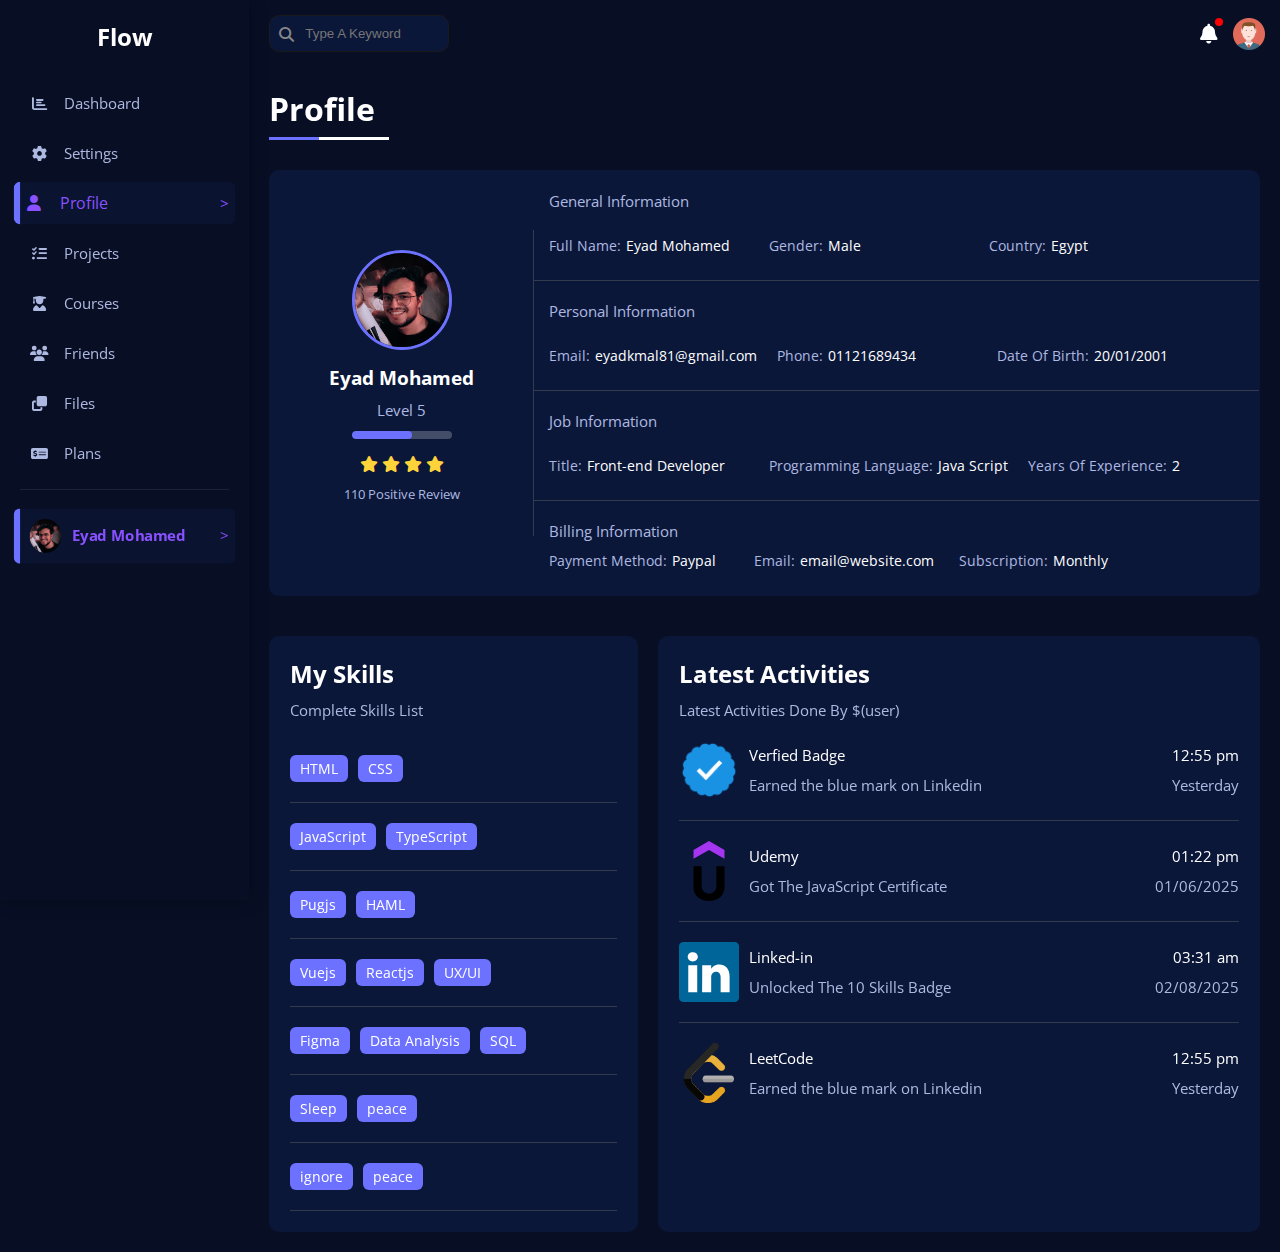
<file: profile.html>
<!DOCTYPE html>
<html lang="en">
  <head>
    <meta charset="UTF-8" />
    <meta name="viewport" content="width=device-width, initial-scale=1.0" />
    <title>Flowboard</title>
    <link rel="stylesheet" href="css/all.min.css" />
    <link rel="stylesheet" href="css/framework-eyad.css" />

    <link rel="stylesheet" href="css/master.css" />
    <link rel="preconnect" href="https://fonts.googleapis.com" />
    <link rel="preconnect" href="https://fonts.gstatic.com" crossorigin />
    <link rel="icon" href="imgs/fav-icon.ico" type="image/x-icon" />

    <link
      href="https://fonts.googleapis.com/css2?family=Open+Sans:ital,wght@0,300..800;1,300..800&display=swap"
      rel="stylesheet"
    />
  </head>
  <body>
    <button id="scrollToTopBtn" title="Go to top">^</button>
    <div class="page flex">
      <!-- side bar -->
      <div class="side-bar p-relative p-20">
        <h2 class="p-relative txt-c mt-0">Flow</h2>
        <div class="sb-1">
          <ul>
            <li>
              <a
                class="flex align-center fs-15 c-black rad-6 p-10"
                href="index.html"
              >
                <i class="fa-solid fa-chart-bar fa-fw"></i>
                <span class="hide-mobile">Dashboard</span>
              </a>
            </li>
            <li>
              <a
                class="flex align-center fs-15 c-black rad-6 p-10"
                href="settings.html"
              >
                <i class="fa-solid fa-gear fa-fw"></i>
                <span class="hide-mobile">Settings</span>
              </a>
            </li>
            <li>
              <a
                class="active flex align-center fs-15 c-black rad-6 p-10"
                href="profile.html"
              >
                <i class="fa-solid fa-user fa-fw"></i>
                <span class="hide-mobile">Profile</span>
              </a>
            </li>
            <li>
              <a
                class="flex align-center fs-15 c-black rad-6 p-10"
                href="projects.html"
              >
                <i class="fa-solid fa-list-check fa-fw"></i>
                <span class="hide-mobile">Projects</span>
              </a>
            </li>
            <li>
              <a
                class="flex align-center fs-15 c-black rad-6 p-10"
                href="courses.html"
              >
                <i class="fa-solid fa-user-graduate fa-fw"></i>
                <span class="hide-mobile">Courses</span>
              </a>
            </li>
            <li>
              <a
                class="flex align-center fs-15 c-black rad-6 p-10"
                href="friends.html"
              >
                <i class="fa-solid fa-users fa-fw"></i>
                <span class="hide-mobile">Friends</span>
              </a>
            </li>
            <li>
              <a
                class="flex align-center fs-15 c-black rad-6 p-10"
                href="files.html"
              >
                <i class="fa-solid fa-copy fa-fw"></i>
                <span class="hide-mobile">Files</span>
              </a>
            </li>
            <li class="last-sb">
              <a
                class="flex align-center fs-15 c-black rad-6 p-10"
                href="plans.html"
              >
                <i class="fa-solid fa-money-check-dollar fa-fw"></i>
                <span class="hide-mobile">Plans</span>
              </a>
            </li>
          </ul>
        </div>
        <div class="sb-2 p">
          <ul>
            <li>
              <a
                class="user-signed active flex align-center fs-15 c-black rad-6 p-10"
                href="profile.html"
              >
                <img src="imgs/eyad.png" alt="" />
                <span class="user-name fw-bold">Eyad Mohamed </span>
              </a>
            </li>
          </ul>
        </div>
      </div>
      <!-- end side bar -->

      <!-- content -->

      <div class="content w-full">
        <!-- head -->
        <div class="head p-15 between-flex">
          <div class="search p-relative">
            <input class="p-10" type="search" placeholder="Type A Keyword" />
          </div>
          <div class="icons flex align-center">
            <span class="notification p-relative"
              ><i class="fa-solid fa-bell fa-lg"></i
            ></span>
            <img src="imgs/avatar.png" alt="" />
          </div>
        </div>
        <!--  end head -->
        <h1 class="page-heading tracking-in-expand p-relative">Profile</h1>
        <!-- user-info -->
        <div class="user-info m-20 flex align-center bg-accent rad-10">
          <div class="info txt-c">
            <img src="imgs/eyad.png" alt="" />
            <h3 class="mt-10 mb-10">Eyad Mohamed</h3>
            <p class="mt-10 txt-accent fs-15">Level 5</p>
            <div>
              <div class="progress-loader mt-10 mb-10">
                <div class="progress"></div>
              </div>
            </div>
            <div class="rating">
              <i class="fa-solid fa-star" style="color: #ffd43b"></i>
              <i class="fa-solid fa-star" style="color: #ffd43b"></i>
              <i class="fa-solid fa-star" style="color: #ffd43b"></i>
              <i class="fa-solid fa-star" style="color: #ffd43b"></i>
            </div>
            <p class="mt-10 txt-accent fs-13">110 Positive Review</p>
          </div>
          <div class="info-box">
            <div class="box flex align-center">
              <p class="mt-0 mb-10 fs-15 txt-accent w-full">
                General Information
              </p>
              <div class="fs-14">
                <span class="txt-accent">Full Name:</span>
                <span class="c-white">Eyad Mohamed</span>
              </div>
              <div class="fs-14">
                <span class="txt-accent">Gender: </span>
                <span class="c-white">Male</span>
              </div>
              <div class="fs-14">
                <span class="txt-accent">Country: </span>
                <span class="c-white">Egypt</span>
              </div>
            </div>
            <div class="box flex align-center">
              <p class="mt-0 mb-10 fs-15 txt-accent w-full">
                Personal Information
              </p>
              <div class="fs-14">
                <span class="txt-accent">Email: </span>
                <span class="c-white">eyadkmal81@gmail.com</span>
              </div>
              <div class="fs-14">
                <span class="txt-accent">Phone: </span>
                <span class="c-white">01121689434</span>
              </div>
              <div class="fs-14">
                <span class="txt-accent">Date Of Birth: </span>
                <span class="c-white">20/01/2001</span>
              </div>
            </div>
            <div class="box flex align-center">
              <p class="mt-0 mb-10 fs-15 txt-accent w-full">Job Information</p>
              <div class="fs-14">
                <span class="txt-accent">Title: </span>
                <span class="c-white">Front-end Developer</span>
              </div>
              <div class="fs-14">
                <span class="txt-accent">Programming Language: </span>
                <span class="c-white">Java Script</span>
              </div>
              <div class="fs-14">
                <span class="txt-accent">Years Of Experience: </span>
                <span class="c-white">2</span>
              </div>
            </div>
            <div class="box-last flex align-center">
              <p class="mt-0 mb-10 fs-15 txt-accent w-full">
                Billing Information
              </p>
              <div class="fs-14">
                <span class="txt-accent">Payment Method: </span>
                <span class="c-white"> Paypal</span>
              </div>
              <div class="fs-14">
                <span class="txt-accent">Email: </span>
                <span class="c-white">email@website.com</span>
              </div>
              <div class="fs-14">
                <span class="txt-accent">Subscription: </span>
                <span class="c-white">Monthly</span>
              </div>
            </div>
          </div>
          <!-- <p class="mt-0 mb-20 mr-15 fs-14 txt-accent">Gender:</p>
              <span class="c-white">Male</span>
              <p class="mt-0 mb-20 fs-14 txt-accent">Country:</p>
              <span class="c-white"> Egypt </span> -->
        </div>
        <!-- end user-info -->
        <!-- My Skills -->
        <div class="other-data m-20 flex gap-20">
          <div class="my-skills p-relative bg-accent rad-10 mt-20 p-20">
            <h2 class="mt-0 mb-10">My Skills</h2>
            <p class="mt-0 fs-15 txt-accent">Complete Skills List</p>
            <div class="skills-box p-relative">
              <div class="box flex align-center gap-10">
                <div class="label fs-14 btn-shape w-fit bg-primary">HTML</div>
                <div class="label fs-14 btn-shape w-fit bg-primary">CSS</div>
              </div>
              <div class="box flex align-center gap-10">
                <div class="label fs-14 btn-shape w-fit bg-primary">
                  JavaScript
                </div>
                <div class="label fs-14 btn-shape w-fit bg-primary">
                  TypeScript
                </div>
              </div>
              <div class="box flex align-center gap-10">
                <div class="label fs-14 btn-shape w-fit bg-primary">Pugjs</div>
                <div class="label fs-14 btn-shape w-fit bg-primary">HAML</div>
              </div>
              <div class="box flex align-center gap-10">
                <div class="label fs-14 btn-shape w-fit bg-primary">Vuejs</div>
                <div class="label fs-14 btn-shape w-fit bg-primary">
                  Reactjs
                </div>

                <div class="label fs-14 btn-shape w-fit bg-primary">UX/UI</div>
              </div>
              <div class="box flex align-center gap-10">
                <div class="label fs-14 btn-shape w-fit bg-primary">Figma</div>
                <div class="label fs-14 btn-shape w-fit bg-primary">
                  Data Analysis
                </div>
                <div class="label fs-14 btn-shape w-fit bg-primary">SQL</div>
              </div>
              <div class="box flex align-center gap-10">
                <div class="label fs-14 btn-shape w-fit bg-primary">Sleep</div>

                <div class="label fs-14 btn-shape w-fit bg-primary">peace</div>
              </div>
              <div class="box flex align-center gap-10">
                <div class="label fs-14 btn-shape w-fit bg-primary">ignore</div>
                <div class="label fs-14 btn-shape w-fit bg-primary">peace</div>
              </div>
            </div>
          </div>
          <div class="latest-activities p-relative bg-accent rad-10 mt-20 p-20">
            <h2 class="mt-0 mb-10">Latest Activities</h2>
            <p class="mt-0 mb-20 fs-15 txt-accent">
              Latest Activities Done By $(user)
            </p>
            <div class="activity fs-15 flex align-center txt-c-mobile">
              <img src="imgs/activity-03.png" alt="" />
              <div class="info">
                <span class="block mb-10">Verfied Badge</span>
                <span class="txt-accent">Earned the blue mark on Linkedin</span>
              </div>
              <div class="date">
                <span class="block mb-10">12:55 pm</span>
                <span class="txt-accent">Yesterday</span>
              </div>
            </div>
            <div class="activity fs-15 flex align-center txt-c-mobile">
              <img src="imgs/udemy-3.svg" alt="" />
              <div class="info">
                <span class="block mb-10">Udemy</span>
                <span class="txt-accent">Got The JavaScript Certificate</span>
              </div>
              <div class="date">
                <span class="block mb-10">01:22 pm</span>
                <span class="txt-accent">01/06/2025</span>
              </div>
            </div>
            <div class="activity fs-15 flex align-center txt-c-mobile">
              <img src="imgs/linkedin-icon-2.svg" alt="" />
              <div class="info">
                <span class="block mb-10">Linked-in</span>
                <span class="txt-accent">Unlocked The 10 Skills Badge</span>
              </div>
              <div class="date">
                <span class="block mb-10">03:31 am</span>
                <span class="txt-accent">02/08/2025</span>
              </div>
            </div>
            <div class="activity fs-15 flex align-center txt-c-mobile">
              <img src="imgs/icons8-leetcode-96.png" alt="" />
              <div class="info">
                <span class="block mb-10">LeetCode</span>
                <span class="txt-accent">Earned the blue mark on Linkedin</span>
              </div>
              <div class="date">
                <span class="block mb-10">12:55 pm</span>
                <span class="txt-accent">Yesterday</span>
              </div>
            </div>
          </div>
        </div>
        <!--  end My Skills -->
      </div>
      <!-- end content -->
    </div>
    <script src="js/scrollToTop.js"></script>
  </body>
</html>
</file>
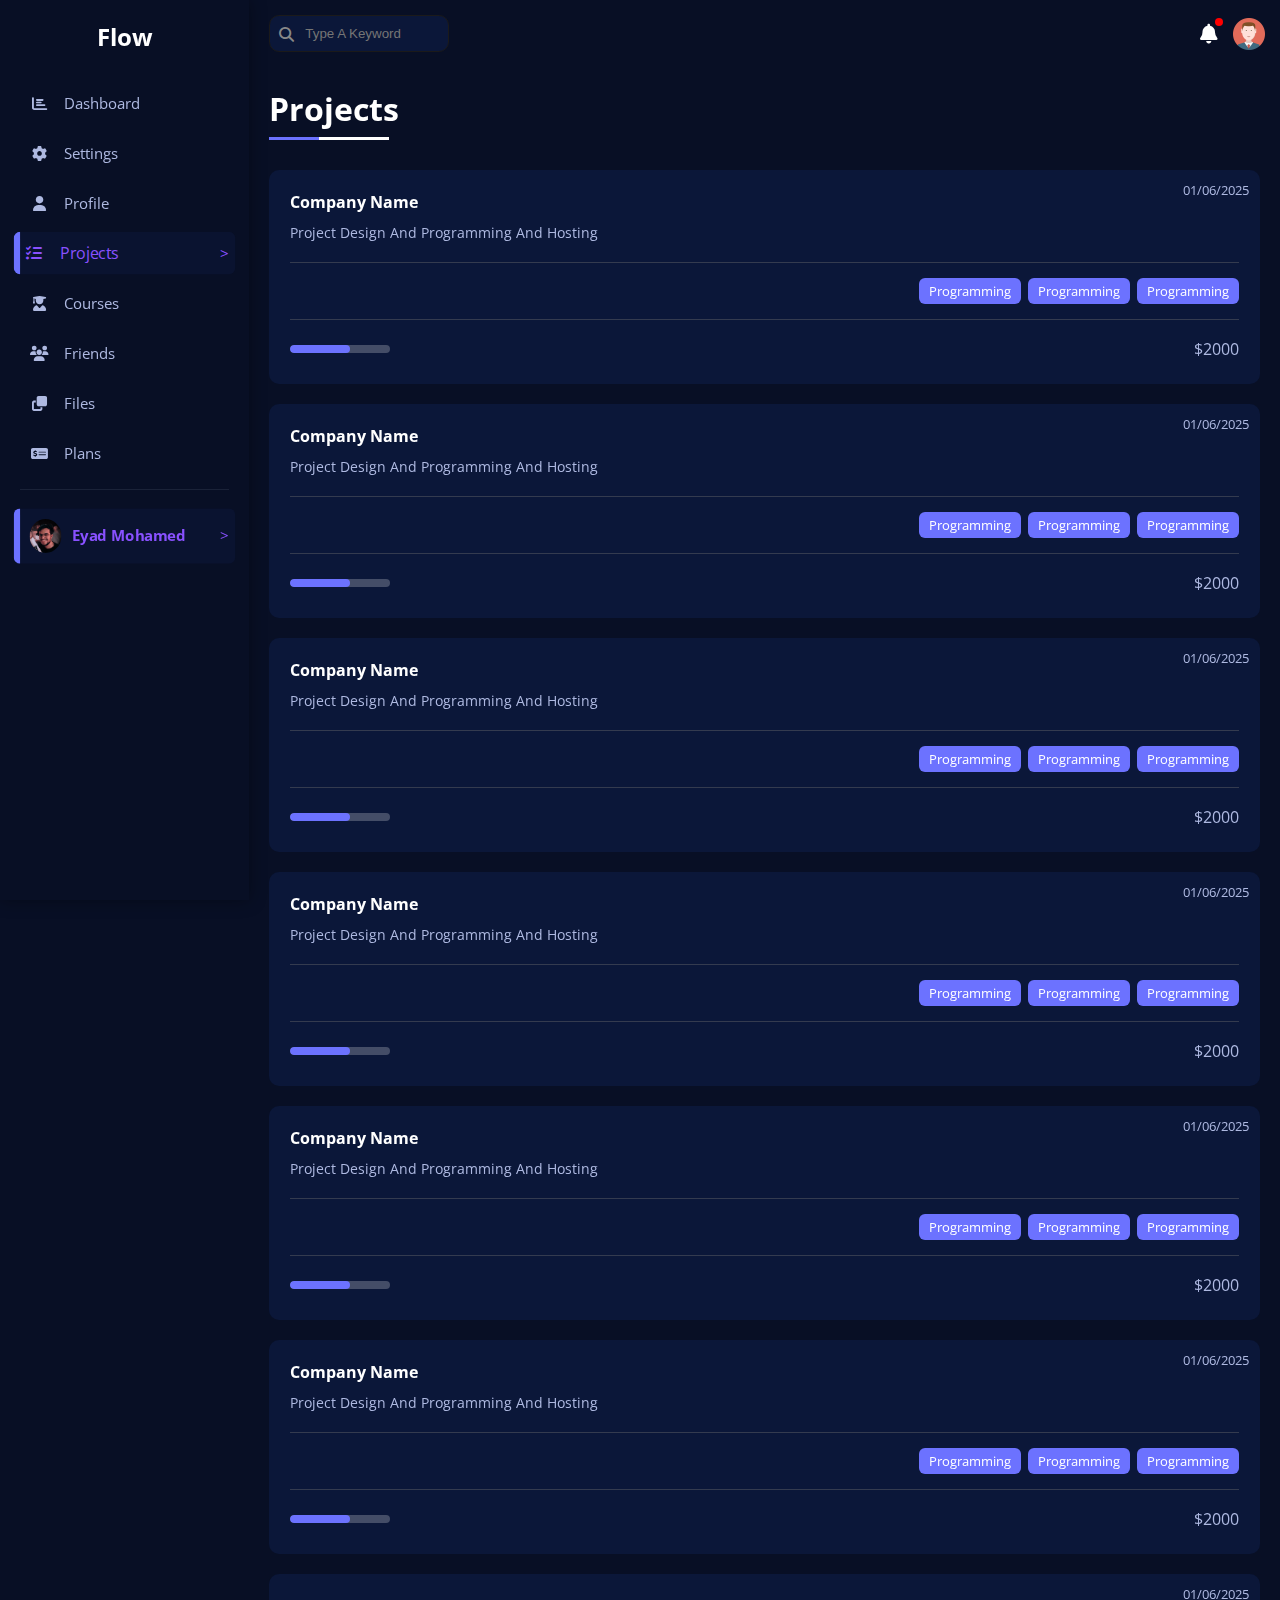
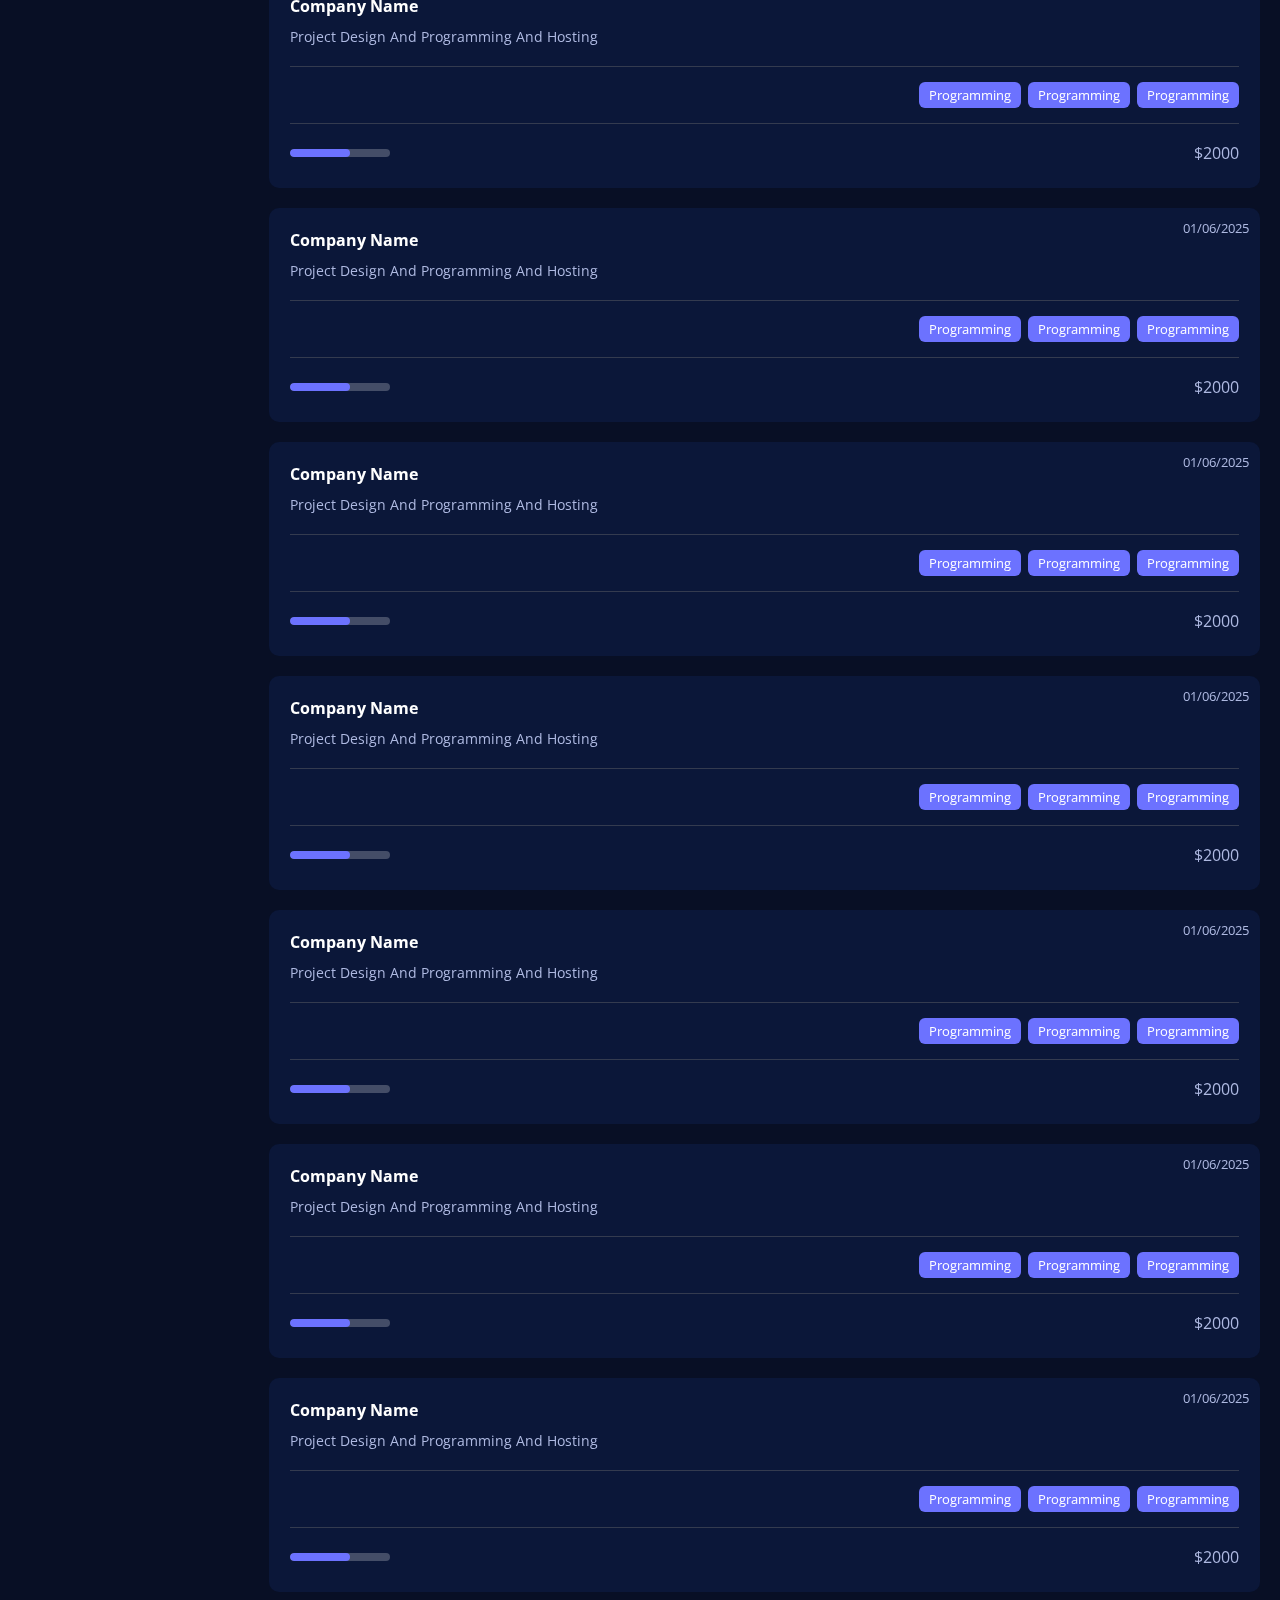
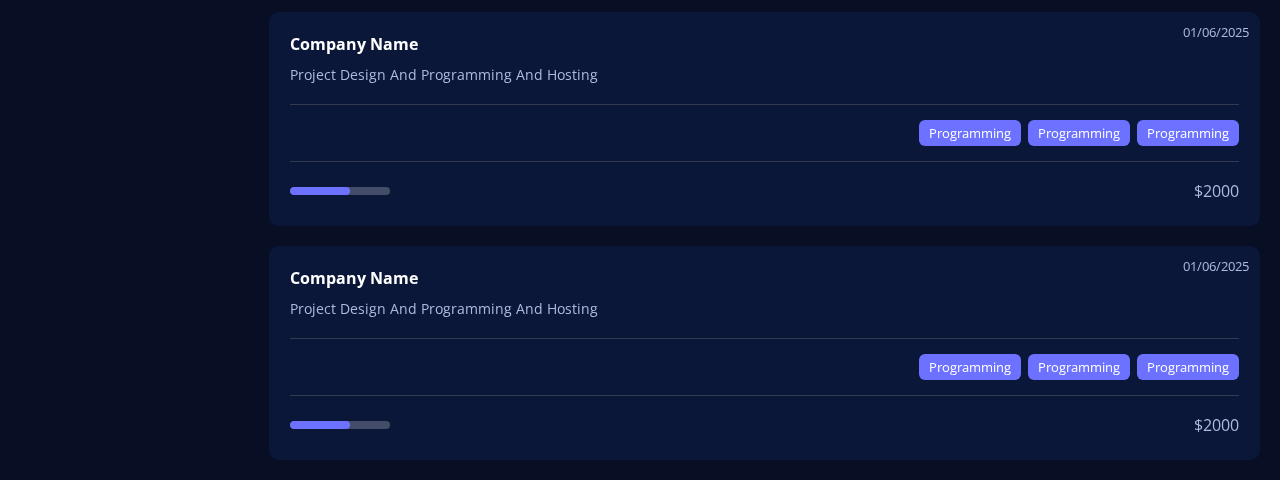
<file: projects.html>
<!DOCTYPE html>
<html lang="en">
  <head>
    <meta charset="UTF-8" />
    <meta name="viewport" content="width=device-width, initial-scale=1.0" />
    <title>Flowboard</title>
    <link rel="stylesheet" href="css/all.min.css" />
    <link rel="stylesheet" href="css/framework-eyad.css" />

    <link rel="stylesheet" href="css/master.css" />
    <link rel="preconnect" href="https://fonts.googleapis.com" />
    <link rel="preconnect" href="https://fonts.gstatic.com" crossorigin />
    <link rel="icon" href="imgs/fav-icon.ico" type="image/x-icon" />

    <link
      href="https://fonts.googleapis.com/css2?family=Open+Sans:ital,wght@0,300..800;1,300..800&display=swap"
      rel="stylesheet"
    />
  </head>
  <body>
    <div class="page flex">
      <!-- side bar -->
      <div class="side-bar p-relative p-20">
        <h2 class="p-relative txt-c mt-0">Flow</h2>
        <div class="sb-1">
          <ul>
            <li>
              <a
                class="flex align-center fs-15 c-black rad-6 p-10"
                href="index.html"
              >
                <i class="fa-solid fa-chart-bar fa-fw"></i>
                <span class="hide-mobile">Dashboard</span>
              </a>
            </li>
            <li>
              <a
                class="flex align-center fs-15 c-black rad-6 p-10"
                href="settings.html"
              >
                <i class="fa-solid fa-gear fa-fw"></i>
                <span class="hide-mobile">Settings</span>
              </a>
            </li>
            <li>
              <a
                class="flex align-center fs-15 c-black rad-6 p-10"
                href="profile.html"
              >
                <i class="fa-solid fa-user fa-fw"></i>
                <span class="hide-mobile">Profile</span>
              </a>
            </li>
            <li>
              <a
                class="active flex align-center fs-15 c-black rad-6 p-10"
                href="projects.html"
              >
                <i class="fa-solid fa-list-check fa-fw"></i>
                <span class="hide-mobile">Projects</span>
              </a>
            </li>
            <li>
              <a
                class="flex align-center fs-15 c-black rad-6 p-10"
                href="courses.html"
              >
                <i class="fa-solid fa-user-graduate fa-fw"></i>
                <span class="hide-mobile">Courses</span>
              </a>
            </li>
            <li>
              <a
                class="flex align-center fs-15 c-black rad-6 p-10"
                href="friends.html"
              >
                <i class="fa-solid fa-users fa-fw"></i>
                <span class="hide-mobile">Friends</span>
              </a>
            </li>
            <li>
              <a
                class="flex align-center fs-15 c-black rad-6 p-10"
                href="files.html"
              >
                <i class="fa-solid fa-copy fa-fw"></i>
                <span class="hide-mobile">Files</span>
              </a>
            </li>
            <li class="last-sb">
              <a
                class="flex align-center fs-15 c-black rad-6 p-10"
                href="plans.html"
              >
                <i class="fa-solid fa-money-check-dollar fa-fw"></i>
                <span class="hide-mobile">Plans</span>
              </a>
            </li>
          </ul>
        </div>
        <div class="sb-2 p">
          <ul>
            <li>
              <a
                class="user-signed active flex align-center fs-15 c-black rad-6 p-10"
                href="profile.html"
              >
                <img src="imgs/eyad.png" alt="" />
                <span class="user-name fw-bold">Eyad Mohamed </span>
              </a>
            </li>
          </ul>
        </div>
      </div>
      <!-- end side bar -->

      <!-- content -->

      <div class="content w-full">
        <!-- head -->
        <div class="head p-15 between-flex">
          <div class="search p-relative">
            <input class="p-10" type="search" placeholder="Type A Keyword" />
          </div>
          <div class="icons flex align-center">
            <span class="notification p-relative"
              ><i class="fa-solid fa-bell fa-lg"></i
            ></span>
            <img src="imgs/avatar.png" alt="" />
          </div>
        </div>
        <!--  end head -->
        <h1 class="page-heading tracking-in-expand p-relative">Projects</h1>
        <div class="projects-page gap-20 grid m-20">
          <div class="project p-20 bg-accent rad-10 p-relative">
            <span class="date fs-13 txt-accent">01/06/2025 </span>
            <h4 class="m-0">Company Name</h4>
            <p class="txt-accent mt-10 mb-20 fs-14">
              Project Design And Programming And Hosting
            </p>
            <div class="do hide-mobile hide-mobile flex hide p-relative">
              <span class="bg-primary btn-shape m w-fit rad-6 fs-13"
                >Programming</span
              >
              <span class="bg-primary btn-shape w-fit rad-6 fs-13"
                >Programming</span
              >
              <span class="bg-primary btn-shape w-fit rad-6 fs-13"
                >Programming</span
              >
            </div>
            <div class="info align-center between-flex">
              <div class="progress-loader2 mt-10 mb-10">
                <div class="progress"></div>
              </div>
              <span class="txt-accent">$2000</span>
            </div>
          </div>
          <div class="project p-20 bg-accent rad-10 p-relative">
            <span class="date fs-13 txt-accent">01/06/2025 </span>
            <h4 class="m-0">Company Name</h4>
            <p class="txt-accent mt-10 mb-20 fs-14">
              Project Design And Programming And Hosting
            </p>
            <div class="do hide-mobile flex p-relative">
              <span class="bg-primary btn-shape m w-fit rad-6 fs-13"
                >Programming</span
              >
              <span class="bg-primary btn-shape w-fit rad-6 fs-13"
                >Programming</span
              >
              <span class="bg-primary btn-shape w-fit rad-6 fs-13"
                >Programming</span
              >
            </div>
            <div class="info align-center between-flex">
              <div class="progress-loader2 mt-10 mb-10">
                <div class="progress"></div>
              </div>
              <span class="txt-accent">$2000</span>
            </div>
          </div>
          <div class="project p-20 bg-accent rad-10 p-relative">
            <span class="date fs-13 txt-accent">01/06/2025 </span>
            <h4 class="m-0">Company Name</h4>
            <p class="txt-accent mt-10 mb-20 fs-14">
              Project Design And Programming And Hosting
            </p>
            <div class="do hide-mobile flex p-relative">
              <span class="bg-primary btn-shape m w-fit rad-6 fs-13"
                >Programming</span
              >
              <span class="bg-primary btn-shape w-fit rad-6 fs-13"
                >Programming</span
              >
              <span class="bg-primary btn-shape w-fit rad-6 fs-13"
                >Programming</span
              >
            </div>
            <div class="info align-center between-flex">
              <div class="progress-loader2 mt-10 mb-10">
                <div class="progress"></div>
              </div>
              <span class="txt-accent">$2000</span>
            </div>
          </div>
          <div class="project p-20 bg-accent rad-10 p-relative">
            <span class="date fs-13 txt-accent">01/06/2025 </span>
            <h4 class="m-0">Company Name</h4>
            <p class="txt-accent mt-10 mb-20 fs-14">
              Project Design And Programming And Hosting
            </p>
            <div class="do hide-mobile flex p-relative">
              <span class="bg-primary btn-shape m w-fit rad-6 fs-13"
                >Programming</span
              >
              <span class="bg-primary btn-shape w-fit rad-6 fs-13"
                >Programming</span
              >
              <span class="bg-primary btn-shape w-fit rad-6 fs-13"
                >Programming</span
              >
            </div>
            <div class="info align-center between-flex">
              <div class="progress-loader2 mt-10 mb-10">
                <div class="progress"></div>
              </div>
              <span class="txt-accent">$2000</span>
            </div>
          </div>
          <div class="project p-20 bg-accent rad-10 p-relative">
            <span class="date fs-13 txt-accent">01/06/2025 </span>
            <h4 class="m-0">Company Name</h4>
            <p class="txt-accent mt-10 mb-20 fs-14">
              Project Design And Programming And Hosting
            </p>
            <div class="do hide-mobile flex p-relative">
              <span class="bg-primary btn-shape m w-fit rad-6 fs-13"
                >Programming</span
              >
              <span class="bg-primary btn-shape w-fit rad-6 fs-13"
                >Programming</span
              >
              <span class="bg-primary btn-shape w-fit rad-6 fs-13"
                >Programming</span
              >
            </div>
            <div class="info align-center between-flex">
              <div class="progress-loader2 mt-10 mb-10">
                <div class="progress"></div>
              </div>
              <span class="txt-accent">$2000</span>
            </div>
          </div>
          <div class="project p-20 bg-accent rad-10 p-relative">
            <span class="date fs-13 txt-accent">01/06/2025 </span>
            <h4 class="m-0">Company Name</h4>
            <p class="txt-accent mt-10 mb-20 fs-14">
              Project Design And Programming And Hosting
            </p>
            <div class="do hide-mobile flex p-relative">
              <span class="bg-primary btn-shape m w-fit rad-6 fs-13"
                >Programming</span
              >
              <span class="bg-primary btn-shape w-fit rad-6 fs-13"
                >Programming</span
              >
              <span class="bg-primary btn-shape w-fit rad-6 fs-13"
                >Programming</span
              >
            </div>
            <div class="info align-center between-flex">
              <div class="progress-loader2 mt-10 mb-10">
                <div class="progress"></div>
              </div>
              <span class="txt-accent">$2000</span>
            </div>
          </div>
          <div class="project p-20 bg-accent rad-10 p-relative">
            <span class="date fs-13 txt-accent">01/06/2025 </span>
            <h4 class="m-0">Company Name</h4>
            <p class="txt-accent mt-10 mb-20 fs-14">
              Project Design And Programming And Hosting
            </p>
            <div class="do hide-mobile flex p-relative">
              <span class="bg-primary btn-shape m w-fit rad-6 fs-13"
                >Programming</span
              >
              <span class="bg-primary btn-shape w-fit rad-6 fs-13"
                >Programming</span
              >
              <span class="bg-primary btn-shape w-fit rad-6 fs-13"
                >Programming</span
              >
            </div>
            <div class="info align-center between-flex">
              <div class="progress-loader2 mt-10 mb-10">
                <div class="progress"></div>
              </div>
              <span class="txt-accent">$2000</span>
            </div>
          </div>
          <div class="project p-20 bg-accent rad-10 p-relative">
            <span class="date fs-13 txt-accent">01/06/2025 </span>
            <h4 class="m-0">Company Name</h4>
            <p class="txt-accent mt-10 mb-20 fs-14">
              Project Design And Programming And Hosting
            </p>
            <div class="do hide-mobile flex p-relative">
              <span class="bg-primary btn-shape m w-fit rad-6 fs-13"
                >Programming</span
              >
              <span class="bg-primary btn-shape w-fit rad-6 fs-13"
                >Programming</span
              >
              <span class="bg-primary btn-shape w-fit rad-6 fs-13"
                >Programming</span
              >
            </div>
            <div class="info align-center between-flex">
              <div class="progress-loader2 mt-10 mb-10">
                <div class="progress"></div>
              </div>
              <span class="txt-accent">$2000</span>
            </div>
          </div>
          <div class="project p-20 bg-accent rad-10 p-relative">
            <span class="date fs-13 txt-accent">01/06/2025 </span>
            <h4 class="m-0">Company Name</h4>
            <p class="txt-accent mt-10 mb-20 fs-14">
              Project Design And Programming And Hosting
            </p>
            <div class="do hide-mobile flex p-relative">
              <span class="bg-primary btn-shape m w-fit rad-6 fs-13"
                >Programming</span
              >
              <span class="bg-primary btn-shape w-fit rad-6 fs-13"
                >Programming</span
              >
              <span class="bg-primary btn-shape w-fit rad-6 fs-13"
                >Programming</span
              >
            </div>
            <div class="info align-center between-flex">
              <div class="progress-loader2 mt-10 mb-10">
                <div class="progress"></div>
              </div>
              <span class="txt-accent">$2000</span>
            </div>
          </div>
          <div class="project p-20 bg-accent rad-10 p-relative">
            <span class="date fs-13 txt-accent">01/06/2025 </span>
            <h4 class="m-0">Company Name</h4>
            <p class="txt-accent mt-10 mb-20 fs-14">
              Project Design And Programming And Hosting
            </p>
            <div class="do hide-mobile flex p-relative">
              <span class="bg-primary btn-shape m w-fit rad-6 fs-13"
                >Programming</span
              >
              <span class="bg-primary btn-shape w-fit rad-6 fs-13"
                >Programming</span
              >
              <span class="bg-primary btn-shape w-fit rad-6 fs-13"
                >Programming</span
              >
            </div>
            <div class="info align-center between-flex">
              <div class="progress-loader2 mt-10 mb-10">
                <div class="progress"></div>
              </div>
              <span class="txt-accent">$2000</span>
            </div>
          </div>
          <div class="project p-20 bg-accent rad-10 p-relative">
            <span class="date fs-13 txt-accent">01/06/2025 </span>
            <h4 class="m-0">Company Name</h4>
            <p class="txt-accent mt-10 mb-20 fs-14">
              Project Design And Programming And Hosting
            </p>
            <div class="do hide-mobile flex p-relative">
              <span class="bg-primary btn-shape m w-fit rad-6 fs-13"
                >Programming</span
              >
              <span class="bg-primary btn-shape w-fit rad-6 fs-13"
                >Programming</span
              >
              <span class="bg-primary btn-shape w-fit rad-6 fs-13"
                >Programming</span
              >
            </div>
            <div class="info align-center between-flex">
              <div class="progress-loader2 mt-10 mb-10">
                <div class="progress"></div>
              </div>
              <span class="txt-accent">$2000</span>
            </div>
          </div>
          <div class="project p-20 bg-accent rad-10 p-relative">
            <span class="date fs-13 txt-accent">01/06/2025 </span>
            <h4 class="m-0">Company Name</h4>
            <p class="txt-accent mt-10 mb-20 fs-14">
              Project Design And Programming And Hosting
            </p>
            <div class="do hide-mobile flex p-relative">
              <span class="bg-primary btn-shape m w-fit rad-6 fs-13"
                >Programming</span
              >
              <span class="bg-primary btn-shape w-fit rad-6 fs-13"
                >Programming</span
              >
              <span class="bg-primary btn-shape w-fit rad-6 fs-13"
                >Programming</span
              >
            </div>
            <div class="info align-center between-flex">
              <div class="progress-loader2 mt-10 mb-10">
                <div class="progress"></div>
              </div>
              <span class="txt-accent">$2000</span>
            </div>
          </div>
          <div class="project p-20 bg-accent rad-10 p-relative">
            <span class="date fs-13 txt-accent">01/06/2025 </span>
            <h4 class="m-0">Company Name</h4>
            <p class="txt-accent mt-10 mb-20 fs-14">
              Project Design And Programming And Hosting
            </p>
            <div class="do hide-mobile flex p-relative">
              <span class="bg-primary btn-shape m w-fit rad-6 fs-13"
                >Programming</span
              >
              <span class="bg-primary btn-shape w-fit rad-6 fs-13"
                >Programming</span
              >
              <span class="bg-primary btn-shape w-fit rad-6 fs-13"
                >Programming</span
              >
            </div>
            <div class="info align-center between-flex">
              <div class="progress-loader2 mt-10 mb-10">
                <div class="progress"></div>
              </div>
              <span class="txt-accent">$2000</span>
            </div>
          </div>
          <div class="project p-20 bg-accent rad-10 p-relative">
            <span class="date fs-13 txt-accent">01/06/2025 </span>
            <h4 class="m-0">Company Name</h4>
            <p class="txt-accent mt-10 mb-20 fs-14">
              Project Design And Programming And Hosting
            </p>
            <div class="do hide-mobile flex p-relative">
              <span class="bg-primary btn-shape m w-fit rad-6 fs-13"
                >Programming</span
              >
              <span class="bg-primary btn-shape w-fit rad-6 fs-13"
                >Programming</span
              >
              <span class="bg-primary btn-shape w-fit rad-6 fs-13"
                >Programming</span
              >
            </div>
            <div class="info align-center between-flex">
              <div class="progress-loader2 mt-10 mb-10">
                <div class="progress"></div>
              </div>
              <span class="txt-accent">$2000</span>
            </div>
          </div>
          <div class="project p-20 bg-accent rad-10 p-relative">
            <span class="date fs-13 txt-accent">01/06/2025 </span>
            <h4 class="m-0">Company Name</h4>
            <p class="txt-accent mt-10 mb-20 fs-14">
              Project Design And Programming And Hosting
            </p>
            <div class="do hide-mobile flex p-relative">
              <span class="bg-primary btn-shape m w-fit rad-6 fs-13"
                >Programming</span
              >
              <span class="bg-primary btn-shape w-fit rad-6 fs-13"
                >Programming</span
              >
              <span class="bg-primary btn-shape w-fit rad-6 fs-13"
                >Programming</span
              >
            </div>
            <div class="info align-center between-flex">
              <div class="progress-loader2 mt-10 mb-10">
                <div class="progress"></div>
              </div>
              <span class="txt-accent">$2000</span>
            </div>
          </div>
        </div>
      </div>
      <!-- end content -->
    </div>
    <script src="js/scrollToTop.js"></script>
  </body>
</html>
</file>
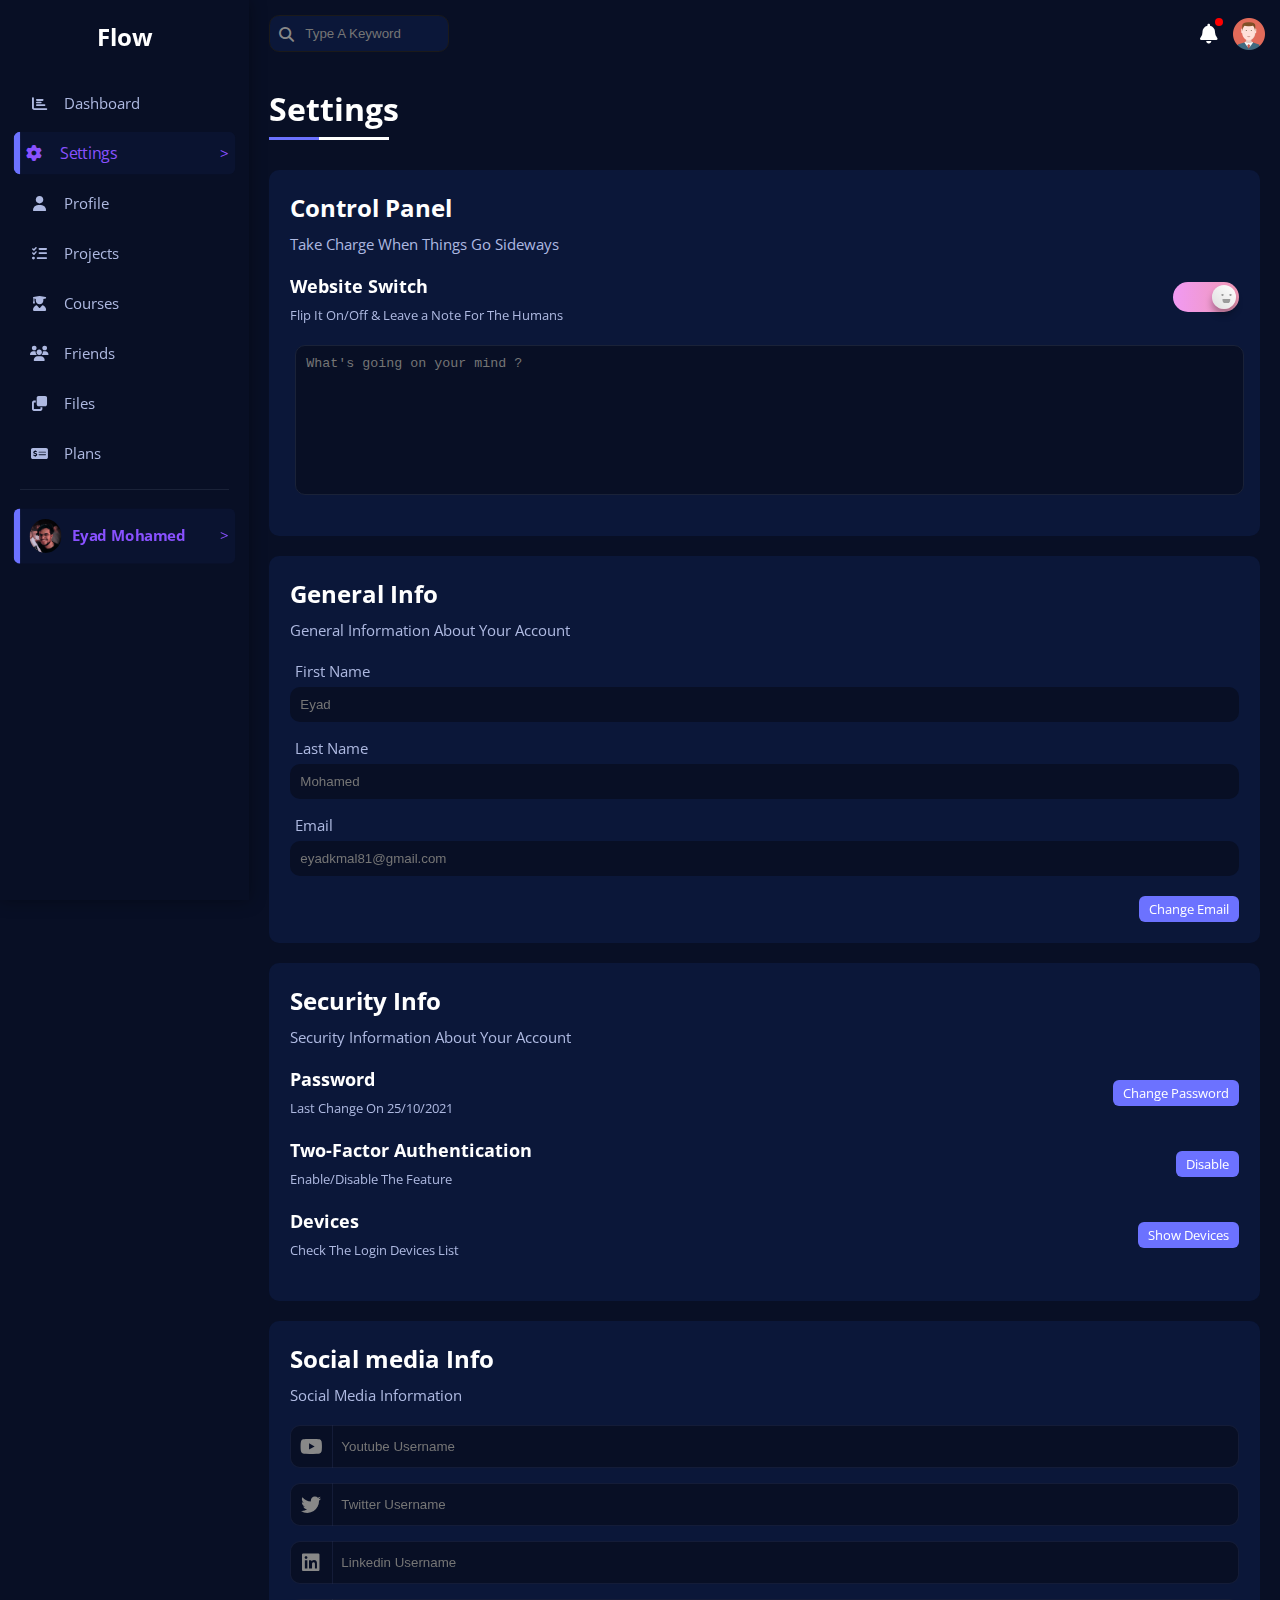
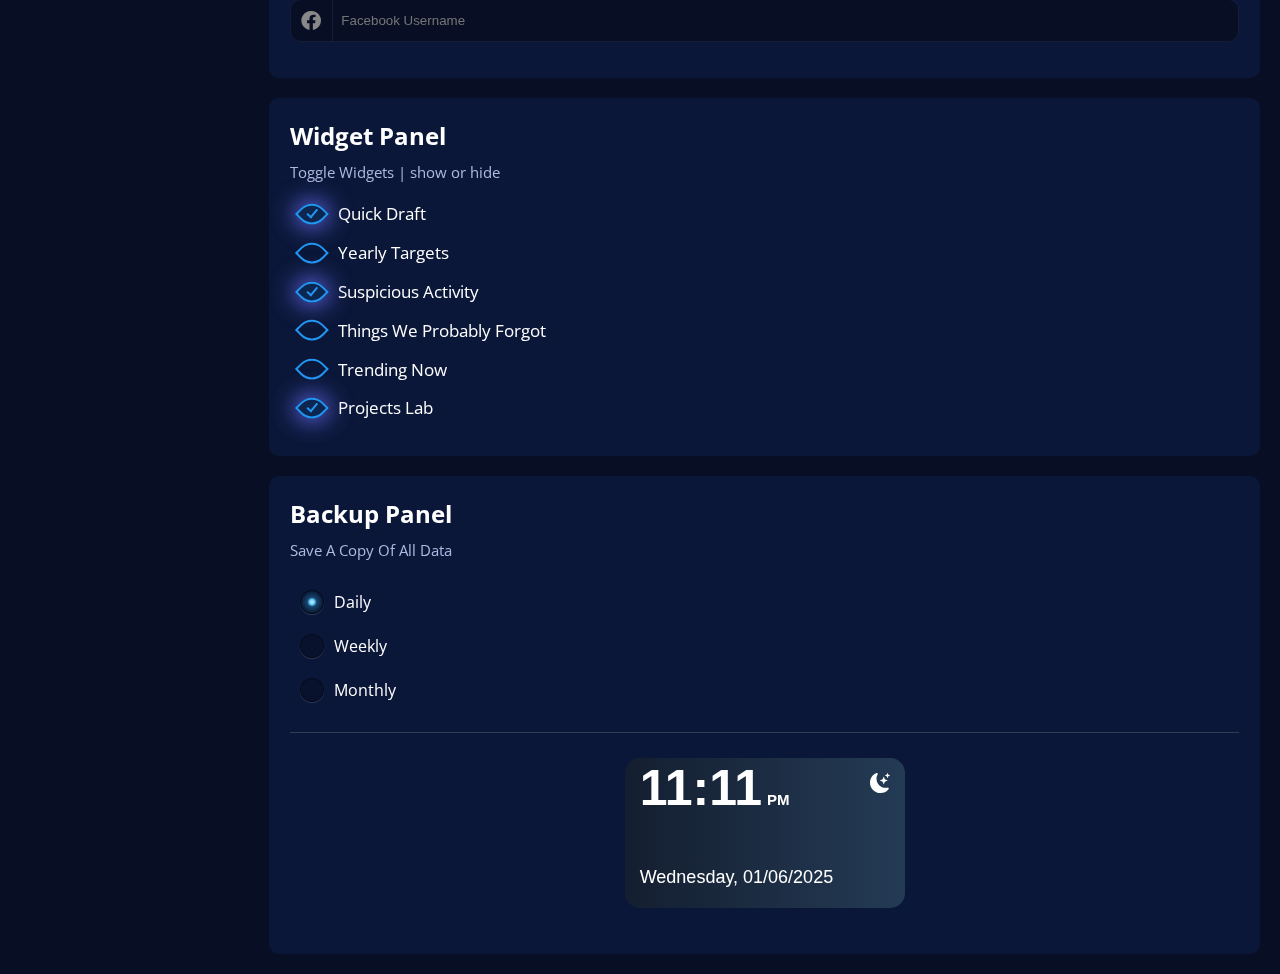
<file: settings.html>
<!DOCTYPE html>
<html lang="en">
  <head>
    <meta charset="UTF-8" />
    <meta name="viewport" content="width=device-width, initial-scale=1.0" />
    <title>Flowboard</title>
    <link rel="stylesheet" href="css/all.min.css" />
    <link rel="stylesheet" href="css/framework-eyad.css" />
    <link rel="stylesheet" href="css/master.css" />
    <link rel="preconnect" href="https://fonts.googleapis.com" />
    <link rel="preconnect" href="https://fonts.gstatic.com" crossorigin />
    <link rel="icon" href="imgs/fav-icon.ico" type="image/x-icon" />

    <link
      href="https://fonts.googleapis.com/css2?family=Open+Sans:ital,wght@0,300..800;1,300..800&display=swap"
      rel="stylesheet"
    />
  </head>
  
  <body>
    <button id="scrollToTopBtn" title="Go to top">^</button>
    <div class="page flex">
      <!-- side bar -->
      <div class="side-bar p-relative p-20">
        <h2 class="p-relative txt-c mt-0">Flow</h2>
        <div class="sb-1">
          <ul>
            <li>
              <a
                class="flex align-center fs-15 c-black rad-6 p-10"
                href="index.html"
              >
                <i class="fa-solid fa-chart-bar fa-fw"></i>
                <span class="hide-mobile">Dashboard</span>
              </a>
            </li>
            <li>
              <a
                class="active flex align-center fs-15 c-black rad-6 p-10"
                href="settings.html"
              >
                <i class="fa-solid fa-gear fa-fw"></i>
                <span class="hide-mobile">Settings</span>
              </a>
            </li>
            <li>
              <a
                class="flex align-center fs-15 c-black rad-6 p-10"
                href="profile.html"
              >
                <i class="fa-solid fa-user fa-fw"></i>
                <span class="hide-mobile">Profile</span>
              </a>
            </li>
            <li>
              <a
                class="flex align-center fs-15 c-black rad-6 p-10"
                href="projects.html"
              >
                <i class="fa-solid fa-list-check fa-fw"></i>
                <span class="hide-mobile">Projects</span>
              </a>
            </li>
            <li>
              <a
                class="flex align-center fs-15 c-black rad-6 p-10"
                href="courses.html"
              >
                <i class="fa-solid fa-user-graduate fa-fw"></i>
                <span class="hide-mobile">Courses</span>
              </a>
            </li>
            <li>
              <a
                class="flex align-center fs-15 c-black rad-6 p-10"
                href="friends.html"
              >
                <i class="fa-solid fa-users fa-fw"></i>
                <span class="hide-mobile">Friends</span>
              </a>
            </li>
            <li>
              <a
                class="flex align-center fs-15 c-black rad-6 p-10"
                href="files.html"
              >
                <i class="fa-solid fa-copy fa-fw"></i>
                <span class="hide-mobile">Files</span>
              </a>
            </li>
            <li class="last-sb">
              <a
                class="flex align-center fs-15 c-black rad-6 p-10"
                href="plans.html"
              >
                <i class="fa-solid fa-money-check-dollar fa-fw"></i>
                <span class="hide-mobile">Plans</span>
              </a>
            </li>
          </ul>
        </div>
        <div class="sb-2 p">
          <ul>
            <li>
              <a
                class="user-signed active flex align-center fs-15 c-black rad-6 p-10"
                href="profile.html"
              >
                <img src="imgs/eyad.png" alt="" />
                <span class="user-name fw-bold">Eyad Mohamed </span>
              </a>
            </li>
          </ul>
        </div>
      </div>
      <!-- end side bar -->
      <!-- content -->
      <div class="content w-full">
        <!-- head -->
        <div class="head p-15 between-flex">
          <div class="search p-relative">
            <input class="p-10" type="search" placeholder="Type A Keyword" />
          </div>
          <div class="icons flex align-center">
            <span class="notification p-relative"
              ><i class="fa-solid fa-bell fa-lg"></i
            ></span>
            <img src="imgs/avatar.png" alt="" />
          </div>
        </div>
        <!--  end head -->
        <h1 class="page-heading tracking-in-expand p-relative">Settings</h1>
        <div class="settings-page m-20 grid gap-20">
          <div class="control-panel bg-accent rad-10 p-20">
            <h2 class="mt-0 mb-10">Control Panel</h2>
            <p class="mt-0 mb-20 fs-15 txt-accent">
              Take Charge When Things Go Sideways
            </p>
            <div class="flex space-between mb-20 p-relative">
              <div class="div">
                <h2 class="fs-18 mt-0 mb-5">Website Switch</h2>
                <span class="txt-accent fs-13 mt-0 mb-10"
                  >Flip It On/Off & Leave a Note For The Humans
                </span>
              </div>
              <div class="switcher checkbox-wrapper-5">
                <div class="check">
                  <input checked="" id="check-5" type="checkbox" />
                  <label for="check-5"></label>
                </div>
              </div>
            </div>
            <textarea  class=" p-10 mb-20 w-full block b-none"" name="" placeholder="What's going on your mind ?" ></textarea>

          </div>
          <!-- General Info -->
           <div class="general-info p-relative bg-accent rad-10 p-20">
            <h2 class="mt-0 mb-10">General Info</h2>
            <p class="mt-0 mb-20 fs-15  txt-accent">General Information About Your Account </p>
            
            <div>
              <span class="mt-0 pl-5 fs-15  txt-accent">First Name</span>
              <input type="text" name="text" class="input mb-15 mt-5" placeholder="Eyad" />
            </div>
            <div>
              <span class="mt-0 pl-5 fs-15  txt-accent">Last Name</span>
              <input type="text" name="text" class="input mt-5 mb-15" placeholder="Mohamed" />
            </div>
            <div>
              <span class="mt-0 pl-5 fs-15  txt-accent">Email</span>
              <input  type="text" name="text" class=" email input mb-20 mt-5" disabled placeholder= "eyadkmal81@gmail.com" />
              <div class="label fs-13 btn-shape w-fit bg-primary">Change Email</div>
            </div>
           </div>
          <!-- end General Info -->
          <!-- Security Info -->
          <div class="general-info p-relative bg-accent rad-10 p-20">
            <h2 class="mt-0 mb-10">Security Info</h2>
            <p class="mt-0 mb-20 fs-15  txt-accent">Security Information About Your Account </p>
              <div class=" flex tx mb-20 align-center">
                <div>
                  <h2 class="fs-18 mt-0 mb-5">Password</h2>
                  <span class="txt-accent fs-13 mt-0 mb-10">Last Change On 25/10/2021 </span>
                </div>
                <div class="label fs-13 btn-shape  w-fit bg-primary">Change Password</div>
              </div>
              <div class=" flex mb-20 align-center">
                <div>
                  <h2 class="fs-18 mt-0 mb-5">Two-Factor Authentication</h2>
                  <span class="txt-accent fs-13 mt-0 mb-10">Enable/Disable The Feature </span>
                </div>
                <div class="label fs-13 btn-shape w-fit bg-primary">Disable</div>
              </div>
              <div class=" flex mb-20 align-center">
                <div>
                  <h2 class="fs-18 mt-0 mb-5">Devices</h2>
                  <span class="txt-accent fs-13 mt-0 mb-10">Check The Login Devices List</span>
                </div>
                <div class="label fs-13 bg-primary btn-shape w-fit ">Show Devices</div>
              </div>
          </div>
          <!-- end Security Info -->
           <!-- Socials -->
           <div class="socials-info p-relative bg-accent rad-10 p-20">
              <h2 class="mt-0 mb-10">Social media Info</h2>
              <p class="mt-0 mb-20 fs-15  txt-accent">Social Media Information</p>
              <div class=" youtube flex align-center mb-15">
                <i class="fa-brands fa-youtube fa-lg  center-flex"></i>
                <input class="w-full " type="text" placeholder="Youtube Username">
              </div>
              <div class=" twitter flex align-center mb-15">
                <i class="fa-brands fa-twitter fa-lg  center-flex"></i>
                <input class="w-full " type="text" placeholder="Twitter Username">
              </div>
              <div class=" linkedin flex align-center mb-15">
                <i class="fa-brands fa-linkedin fa-lg  center-flex"></i>
                <input class="w-full " type="text" placeholder="Linkedin Username">
              </div>
              <div class=" facebook flex align-center mb-15">
                <i class="fa-brands fa-facebook fa-lg  center-flex"></i>
                <input class="w-full " type="text" placeholder="Facebook Username">
              </div>
              
            </div>
           <!--end Socials -->
           <!-- Widgets Control -->
            <div class="widgets-panel p-relative bg-accent rad-10 p-20">
              <h2 class="mt-0 mb-10">Widget Panel</h2>
              <p class="mt-0 mb-20 fs-15  txt-accent">Toggle Widgets | show or hide</p>
              <div  class="box flex align-center mb-15">
                <label  class=" container">
                  <input id="one" checked="checked" type="checkbox">
                  <div class="checkmark"></div>
                  <label  for="one">Quick Draft</label>
                </label>
              </div>
              <div  class="box flex align-center mb-15">
                <label  class=" container">
                  <input id="two"  type="checkbox">
                  <div class="checkmark"></div>
                  <label  for="two">Yearly Targets
                  </label>
                </label>
              </div>
              <div  class="box flex align-center mb-15">
                <label  class=" container">
                  <input id="three" checked="checked" type="checkbox">
                  <div class="checkmark"></div>
                  <label  for="three">Suspicious Activity</label>
                </label>
              </div>
              <div  class="box flex align-center mb-15">
                <label  class=" container">
                  <input id="four"  type="checkbox">
                  <div class="checkmark"></div>
                  <label  for="four">Things We Probably Forgot
                  </label>
                </label>
              </div>
              <div  class="box flex align-center mb-15">
                <label  class=" container">
                  <input id="five"  type="checkbox">
                  <div class="checkmark"></div>
                  <label  for="five">Trending Now
                  </label>
                </label>
              </div>
              <div  class="box flex align-center mb-15">
                <label  class=" container">
                  <input id="six" checked="checked" type="checkbox">
                  <div class="checkmark"></div>
                  <label  for="six">Projects Lab
                  </label>
                </label>
              </div>
            </div>
           <!-- end Widgets Control -->
            <!-- backup manager -->
            <div class="backup-panel p-relative bg-accent rad-10 p-20">
              <h2 class="mt-0 mb-10">Backup Panel</h2>
              <p class="mt-0 mb-20 fs-15  txt-accent">Save A Copy Of All Data </p>
                <div class=" radio-input mb-20">
                  <div class=" flex align-center">
                    <input name="radio" id="r-one"  type="radio" class="input" checked="">
                    <label for="r-one">Daily</label>
                  </div>
                  <div class="flex align-center">
                    <input name="radio" id="r-two" type="radio" class="input" >
                    <label for="r-two">Weekly</label>
                  </div>
                  <div class="flex align-center">
                    <input name="radio" id="r-three" type="radio" class="input" >
                    <label for="r-three">Monthly</label>
                  </div>
                  
                </div>
                <div class="time-widget hide-mobile ">
                  <div class="card">
                    <p class="time-text"><span>11:11</span><span class="time-sub-text">PM</span></p>
                    <p class="day-text">Wednesday, 01/06/2025</p>
                    <svg xmlns="http://www.w3.org/2000/svg" width="1em" height="1em" viewBox="0 0 16 16" stroke-width="0" fill="currentColor" stroke="currentColor" class="moon"><path d="M6 .278a.768.768 0 0 1 .08.858 7.208 7.208 0 0 0-.878 3.46c0 4.021 3.278 7.277 7.318 7.277.527 0 1.04-.055 1.533-.16a.787.787 0 0 1 .81.316.733.733 0 0 1-.031.893A8.349 8.349 0 0 1 8.344 16C3.734 16 0 12.286 0 7.71 0 4.266 2.114 1.312 5.124.06A.752.752 0 0 1 6 .278z"></path><path d="M10.794 3.148a.217.217 0 0 1 .412 0l.387 1.162c.173.518.579.924 1.097 1.097l1.162.387a.217.217 0 0 1 0 .412l-1.162.387a1.734 1.734 0 0 0-1.097 1.097l-.387 1.162a.217.217 0 0 1-.412 0l-.387-1.162A1.734 1.734 0 0 0 9.31 6.593l-1.162-.387a.217.217 0 0 1 0-.412l1.162-.387a1.734 1.734 0 0 0 1.097-1.097l.387-1.162zM13.863.099a.145.145 0 0 1 .274 0l.258.774c.115.346.386.617.732.732l.774.258a.145.145 0 0 1 0 .274l-.774.258a1.156 1.156 0 0 0-.732.732l-.258.774a.145.145 0 0 1-.274 0l-.258-.774a1.156 1.156 0 0 0-.732-.732l-.774-.258a.145.145 0 0 1 0-.274l.774-.258c.346-.115.617-.386.732-.732L13.863.1z"></path></svg>
                  </div>
                </div>
            </div>
            <!--end backup manager -->
          <!-- toggle-switch  -->
          <!-- <div class="checkbox-wrapper-5">
            <div class="check">
              <input checked="" id="check-5" type="checkbox" />
              <label for="check-5"></label>
            </div>
          </div> -->
          <!-- end toggle-switch  -->
        </div>
      </div>
      <!-- end content -->
    </div>
    <script src="js/scrollToTop.js"></script>
  </body>
</html>
</file>
<file: css/framework-eyad.css>
:root {
  --blue-color: #0075ff;
  --blue-alt-color: #0d69d5;
  --orange-color: #f59e0b;
  --green-color: #22c55e;
  --red-color: #f44336;
  --grey-color: #888;
  --bg-accent: #0b1739;
  --black-color: #000000;
  /* --grey-color: rgba(255, 255, 255, 0.616); */
}
/* Start Box */
.flex {
  display: flex;
}
.f-wrap {
  flex-wrap: wrap;
}
.align-center {
  align-items: center;
}
.space-between {
  justify-content: space-between;
}
.grid {
  display: grid;
}
.gap-5 {
  gap: 5px;
}
.gap-10 {
  gap: 10px;
}
.gap-20 {
  gap: 20px;
}
.block {
  display: block;
}
.none {
  display: none;
}

@media (max-width: 767px) {
  .block-mobile {
    display: block;
  }
  .hide-mobile {
    display: none;
  }
}
/* End Box */
/* Start Padding + Margin */
.p-10 {
  padding: 10px;
}
.p-15 {
  padding: 15px;
}
.p-20 {
  padding: 20px;
}
.pt-10 {
  padding-top: 10px;
}
.pt-15 {
  padding-top: 15px;
}
.pt-20 {
  padding-top: 20px;
}
.pb-10 {
  padding-bottom: 10px;
}
.pb-15 {
  padding-bottom: 15px;
}
.pb-20 {
  padding-bottom: 20px;
}
.pl-15 {
  padding-left: 15px;
}
.pl-5 {
  padding-left: 5px;
}
.m-0 {
  margin: 0;
}
.m-3 {
  margin: 3px;
}
.m-5 {
  margin: 5px;
}
.m-15 {
  margin: 15px;
}
.m-20 {
  margin: 20px;
}
.mt-0 {
  margin-top: 0;
}
.mt-3 {
  margin-top: 3px;
}
.mt-5 {
  margin-top: 5px;
}
.mt-7 {
  margin-top: 7px;
}
.mt-10 {
  margin-top: 10px;
}
.mt-15 {
  margin-top: 15px;
}
.mt-20 {
  margin-top: 20px;
}
.mt-25 {
  margin-top: 25px;
}
.mr-5 {
  margin-right: 5px;
}
.mr-10 {
  margin-right: 10px;
}
.mr-15 {
  margin-right: 15px;
}
.mb-5 {
  margin-bottom: 5px;
}
.mb-10 {
  margin-bottom: 10px;
}
.mb-15 {
  margin-bottom: 15px;
}
.mb-20 {
  margin-bottom: 20px;
}
.mb-25 {
  margin-bottom: 25px;
}
/* End Padding + Margin */
/* Start Color */
.c-primary {
  color: #6c72ff;
}
.c-black {
  color: black;
}
.c-white {
  color: white;
}
.c-grey {
  color: var(--grey-color);
}
.c-red {
  color: var(--red-color);
}
.c-green {
  color: var(--green-color);
}
.c-blue {
  color: var(--blue-color);
}
.c-orange {
  color: var(--orange-color);
}
.bg-red {
  background-color: var(--red-color);
}
.bg-green {
  background-color: var(--green-color);
}
.bg-blue {
  background-color: var(--blue-color);
}
.bg-black {
  background-color: var(--black-color);
}
.bg-primary {
  background-color: #6c72ff;
}
.bg-accent {
  background-color: var(--bg-accent);
}
.txt-accent {
  color: #aeb9e1;
}
.bg-orange {
  background-color: var(--orange-color);
}
.bg-white {
  background-color: white;
}
.bg-eee {
  background-color: #eee;
}
/* End Color */
/* Start Position */
.p-relative {
  position: relative;
}
.p-absolute {
  position: absolute;
}
/* End Position */
/* Start Font */
.txt-c {
  text-align: center;
}
.fs-12 {
  font-size: 12px;
}
.fs-13 {
  font-size: 13px;
}
.fs-14 {
  font-size: 14px;
}
.fs-15 {
  font-size: 15px;
}
.fs-18 {
  font-size: 18px;
}
.fs-20 {
  font-size: 20px;
}
.fs-25 {
  font-size: 25px;
}
.fw-bold {
  font-weight: bold;
}
@media (max-width: 767px) {
  .txt-c-mobile {
    text-align: center;
  }
}
/* End Font */
/* Start Border */
.rad-6 {
  border-radius: 6px;
}
.rad-10 {
  border-radius: 10px;
}
.rad-half {
  border-radius: 50%;
}
.b-none {
  border: none;
}
.border-ccc {
  border: 1px solid #ccc;
}
.border-eee {
  border: 1px solid #eee;
}

/* End Border */
/* Start Width + Height */
.w-full {
  width: 100%;
}
.w-100 {
  width: 100px;
}
.w-fit {
  width: fit-content;
}
.h-full {
  height: 100%;
}
.h-100 {
  height: 100px;
}
/* End Width + Height */
/* Start Components */
.center-flex {
  display: flex;
  align-items: center;
  justify-content: center;
}
.between-flex {
  display: flex;
  align-items: center;
  justify-content: space-between;
}
.btn-shape {
  padding: 4px 10px;
  border-radius: 6px;
}
/* End Components */
</file>
<file: css/master.css>
:root {
  --blue-color: #0075ff;
  --blue-alt-color: #0d69d5;
  --orange-color: #f59e0b;
  --green-color: #22c55e;
  --red-color: #f44336;
  --grey-color: #888;
  /* --grey-color: rgba(255, 255, 255, 0.616); */
  --background-color: #080f25;
  --primary-color: #6c72ff;
  --accent-color: #101935;
  --accent-color2: #8951ff;
  --accent-color3: #aeb9e1;
  --color-1: #57c3ff;
  --color-2: #fdb52a;
  --accent-bg: #0a1330;
  --bg-accent: #0b1739;
  --border-color: #343b4f;
  --bg-alt: #212c4d79;
}
* {
  box-sizing: border-box;
}
body {
  margin: 0;
  font-family: "open sans", "sans-serif";
}
*:focus {
  outline: none;
}
a {
  text-decoration: none;
}
.page {
  min-height: 100vh;
  background-color: var(--background-color);
  color: white;
}
ul {
  list-style: none;
  padding: 0;
}
/* scrollbar */
::-webkit-scrollbar {
  width: 13px;
}
::-webkit-scrollbar-track {
  background-color: var(--background-color);
}
::-webkit-scrollbar-thumb {
  background-color: var(--primary-color);
}
::-webkit-scrollbar-thumb:hover {
  background-color: #575bca;
}

/*  end scrollbar */
.side-bar {
  height: 100vh;
  position: sticky;
  top: 0;
  background-color: var(--background-color);
  width: 300px;
  transition: ease 0.3s;
  box-shadow: 0 0 16px #0000005c;
}

.side-bar h2 {
  margin-bottom: 30px;
  /* color: var(--primary-color); */
}

/* .side-bar ul {
}
.side-bar ul li {
} */

.side-bar ul li a {
  transition: 0.3s;
  margin-bottom: 10px;
  color: var(--accent-color3);
}
.side-bar ul li a:hover,
.side-bar ul li a.active {
  background-color: var(--accent-bg);
  color: var(--accent-color2);
  transform: scale(1.06);
}
.side-bar ul li a.active::before,
.side-bar ul li a:hover::before {
  content: "";
  position: absolute;
  width: 6px;
  top: 0;
  left: 0;
  bottom: 0;
  border-radius: 6px 0 0 6px;
  background-color: var(--primary-color);
  transition: 0.3s;
}
.side-bar .sb-2 ul li a.active::after,
.side-bar .sb-2 ul li a:hover::after {
  content: ">";
  font-size: 14px;
  position: absolute;
  right: 7px;
  transition: 0.3s;
}
.side-bar .sb-1 ul li a.active::after {
  content: ">";
  font-size: 14px;
  position: absolute;
  right: 7px;
  transition: 0.3s;
}

.side-bar .sb-1 ul li a span {
  font-size: 15px;
  margin-left: 15px;
}

.sb-1 {
  border-bottom: 1px solid #1a2238;
  padding: 0;
}

.sb-2 ul li .user-signed img {
  width: 30px;
  border-radius: 50%;
  margin-left: 5px;
}
.sb-2 .user-signed {
  margin-top: 20px;
}
.sb-2 .user-signed .user-name {
  margin-left: 10px;
  font-size: 14px;
}
.side-bar ul li a.active {
  background-color: var(--accent-bg);

  transform: scale(1.06);
}
.user-con {
  display: flex;
  justify-content: space-between;
}

@media (max-width: 767px) {
  .post-x {
    width: 30px;
  }
  .side-bar {
    width: 62px;
    padding: 10px;
  }
  .side-bar h2 {
    font-size: 13px;
    margin-bottom: 15px;
  }
  .side-bar ul li a.active::before,
  .side-bar ul li a:hover::before {
    content: "";
    display: none;
  }
  .sb-2 .user-signed .user-name {
    display: none;
  }
  .sb-2 ul li .user-signed img {
    margin-left: 0;
  }
  .side-bar ul li a.active::after,
  .side-bar ul li a:hover::after {
    content: ">";
    display: none;
  }
}

/* content */
.content {
  overflow: hidden;
}
.head .search::before {
  font-family: var(--fa-style-family-classic);
  content: "\f002";
  font-weight: 900;
  position: absolute;
  left: 15px;
  top: 50%;
  transform: translateY(-50%);
  font-size: 15px;
  color: var(--grey-color);
}
.head .search input {
  margin-left: 5px;
  border: 1px solid #1b1a1a;
  border-radius: 10px;
  padding-left: 35px;
  transition: width 0.3s;
  width: 180px;
  background-color: #0b1739;
  color: white;
}
.head .search input:focus {
  width: 200px;
  border: 1px solid var(--primary-color);
}

.head .search input:focus::placeholder {
  opacity: 0;
}
.content .head img {
  width: 32px;
  height: 32px;
  margin-left: 15px;
  cursor: pointer;
}
.head .icons .notification {
  cursor: pointer;
}

.head .icons .notification::before {
  content: "";
  width: 8px;
  height: 8px;
  position: absolute;
  background-color: red;
  border-radius: 50%;
  right: -5px;
  top: -5px;
}
.page-heading {
  margin: 20px 20px 40px;
}
.page-heading::before,
.page-heading::after {
  content: "";
  position: absolute;
  height: 3px;
  left: 0;
  bottom: -10px;
  background-color: white;
}
.page-heading::before {
  width: 120px;
}
.page-heading::after {
  width: 50px;
  background-color: var(--primary-color);
}
/* wrapper */
.wrapper {
  grid-template-columns: repeat(auto-fill, minmax(450px, 1fr));
  margin: 0 20px;
  gap: 2em;
  margin-bottom: 20px;
}

/* end wrapper */
/* welcome widget */
.welcome {
  overflow: hidden;
  border: 1px solid transparent;
  transition: ease 0.3s;
}

.welcome:hover {
  border: 1px solid var(--primary-color);
  transform: scale(1.01);
}

.welcome .intro {
  background-color: #0a1330;
}
.welcome .intro img {
  width: 170px;
  margin-bottom: -5px;
}

.welcome .body {
  border-bottom: 1px solid #37446b71;
  border-top: 1px solid #37446b71;
}
.welcome .body > div {
  flex: 1;
}
.welcome .visit {
  margin: 0 20px 20px auto;
  transition: 0.3s;
}
.welcome .visit:hover {
  background-color: var(--bg-alt);
}
.welcome .avatar {
  position: relative;
  width: 65px;
  height: 65px;
  padding: 1px;
  border: 2px solid var(--accent-color2);
  box-shadow: 0 0 8px #00000067;
  margin-left: 20px;
  margin-top: -32.5px;
  border-radius: 50%;
  transition: 0.3s;
}
.welcome .avatar:hover {
  border: 2px solid var(--bg-alt);
  transform: scale(1.1);
}

@media (max-width: 767px) {
  .wrapper {
    display: flex;
    flex-direction: column;
  }
  .settings-page {
    display: flex;
    flex-direction: column;
  }
  .projects-page {
    display: flex;
    flex-direction: column;
  }
  .plans-page {
    display: flex;
    flex-direction: column;
  }
  .welcome .intro {
    padding-bottom: 30px;
  }
  .welcome .body > div:not(:last-child) {
    margin-bottom: 25px;
  }
  .welcome .avatar {
    margin-left: 0;
    /* margin-top: -30px; */
  }
  .welcome .intro {
    /* align-items: center; */
    justify-content: center;
  }
}
/* welcome widget */

/* quick draft widget  */
.content .quick-draft form .title,
.content .quick-draft form textarea {
  margin-left: 5px;
  border: 1px solid #1a2238;
  border-radius: 10px;
  transition: width 0.3s;
  background-color: var(--background-color);
  color: white;
  transition: ease 0.3s;
}
.content .quick-draft form textarea {
  min-height: 190px;
  resize: none;
}
.quick-draft {
  border: 1px solid transparent;
  transition: ease 0.3s;
}
.quick-draft:hover {
  border: 1px solid var(--primary-color);
  transform: scale(1.01);
}
.targets {
  border: 1px solid transparent;
  transition: ease 0.3s;
}
.targets:hover {
  border: 1px solid var(--primary-color);
  transform: scale(1.01);
}
.tickets {
  border: 1px solid transparent;
  transition: ease 0.3s;
}
.tickets:hover {
  border: 1px solid var(--primary-color);
  transform: scale(1.01);
}
.activities {
  border: 1px solid transparent;
  transition: ease 0.3s;
}
.activities:hover {
  border: 1px solid var(--primary-color);
  transform: scale(1.01);
}
.search-items {
  border: 1px solid transparent;
  transition: ease 0.3s;
}
.search-items:hover {
  border: 1px solid var(--primary-color);
  transform: scale(1.01);
}
.latest-uploads {
  border: 1px solid transparent;
  transition: ease 0.3s;
}
.latest-uploads:hover {
  border: 1px solid var(--primary-color);
  transform: scale(1.01);
}
.project-progress {
  border: 1px solid transparent;
  transition: ease 0.3s;
}
.project-progress:hover {
  border: 1px solid var(--primary-color);
  transform: scale(1.01);
}
.to-do {
  border: 1px solid transparent;
  transition: ease 0.3s;
}
.to-do:hover {
  border: 1px solid var(--primary-color);
  transform: scale(1.01);
}

.social {
  border: 1px solid transparent;
  transition: ease 0.3s;
}
.social:hover {
  border: 1px solid var(--primary-color);
  transform: scale(1.01);
}
.p-table {
  border: 1px solid transparent;
  transition: ease 0.3s;
}
.p-table:hover {
  border: 1px solid var(--primary-color);
  transform: scale(1.01);
}
.control-panel {
  border: 1px solid transparent;
  transition: ease 0.3s;
}
.control-panel:hover {
  border: 1px solid var(--primary-color);
  transform: scale(1.01);
}
.general-info {
  border: 1px solid transparent;
  transition: ease 0.3s;
}
.general-info:hover {
  border: 1px solid var(--primary-color);
  transform: scale(1.01);
}
.socials-info {
  border: 1px solid transparent;
  transition: ease 0.3s;
}
.socials-info:hover {
  border: 1px solid var(--primary-color);
  transform: scale(1.01);
}
.widgets-panel {
  border: 1px solid transparent;
  transition: ease 0.3s;
}
.widgets-panel:hover {
  border: 1px solid var(--primary-color);
  transform: scale(1.01);
}
.backup-panel {
  border: 1px solid transparent;
  transition: ease 0.3s;
}
.backup-panel:hover {
  border: 1px solid var(--primary-color);
  transform: scale(1.01);
}

.content .quick-draft form .title:focus,
.content .quick-draft form textarea:focus {
  border: 1px solid var(--primary-color);
}

.content .quick-draft form .title:focus::placeholder,
.content .quick-draft form textarea:focus::placeholder {
  opacity: 0;
}
.content .quick-draft form .save {
  margin: 0 0 0 auto;
  transition: 0.3s;
}
.quick-draft .save:hover {
  background-color: var(--bg-alt);
  cursor: pointer;
}
/* end quick draft widget  */
/* targets */
.targets .target-item .icon {
  width: 80px;
  height: 80px;
  margin-right: 15px;
}
/* .targets .target-item {
} */
.targets .details {
  flex: 1;
}

.targets .details .progress {
  height: 6px;
  border-radius: 20px;
}
.targets .details .progress > span {
  position: absolute;
  height: 100%;
  top: 0;
  left: 0;
}
.targets .details .progress > span span {
  /* background-color: #14ca74; */
  position: absolute;
  bottom: 16px;
  right: -17px;
  font-size: 13px;
  padding: 2px 4px;
  border-radius: 6px;
}
.targets .details .progress > span span::after {
  content: "";
  position: absolute;
  border-color: transparent;
  border-width: 6px;
  border-style: solid;
  bottom: -12px;
  left: 50%;
  transform: translateX(-50%);
}

/* money */
.money .icon,
.money .progress {
  background-color: #0a3942;
}
.money .icon {
  color: #14ca74;
}
.targets .money .details .progress > span span::after {
  border-top-color: #0a3942;
}
.targets .money .details .progress > span span {
  color: #14ca74;
  background-color: #0a3942;
}
.targets .money .details .progress > span {
  background-color: #14ca74;
}
.targets .money .details {
  color: #14ca74;
}
/* projects */
.projects .icon,
.projects .progress {
  background-color: #3c3632;
}
.projects .icon {
  color: #fdb52a;
}
.targets .projects .details .progress > span span::after {
  border-top-color: #3c3632;
}
.targets .projects .details .progress > span span {
  color: #fdb52a;
  background-color: #3c3632;
}
.targets .projects .details .progress > span {
  background-color: #fdb52a;
}
.targets .projects .details {
  color: #fdb52a;
}
/* clients */
.clients .icon,
.clients .progress {
  background-color: #3c2442;
}
.clients .icon {
  color: #ff5a65;
}
.targets .clients .details .progress > span span::after {
  border-top-color: #3c2442;
}
.targets .clients .details .progress > span span {
  color: #ff5a65;
  background-color: #3c2442;
}
.targets .clients .details .progress > span {
  background-color: #ff5a65;
}
.targets .clients .details {
  color: #ff5a65;
}

/* end targets */
/* tickets */
.tickets .box {
  background-color: var(--background-color);
  width: calc(50% - 11px);
  transition: ease-out 0.3s;
  border: 1px solid transparent;
}
.tickets .box:hover {
  border: 1px solid var(--primary-color);
  transform: scale(1.05);
  box-shadow: 0 0 16px #0000005c;
}
@media (max-width: 767px) {
  .tickets .box {
    width: 100%;
  }
}
/* end tickets */
/* activities */
.activity img {
  width: 90px;
  height: 70px;
}
.activity:not(:last-child) {
  margin-bottom: 20px;
  padding-bottom: 20px;
  border-bottom: 1px solid #37456b5d;
}
.activity .info h3 {
  font-size: 16px;
  margin: 0 0 5px;
}
.activity .info p {
  font-size: 13px;
}
.activity .info {
  flex-grow: 1;
}
.activity .label {
  font-size: 10px;

  width: fit-content;
  height: fit-content;
  text-align: center;
}
@media (max-width: 767px) {
  .activity .label {
    margin: 10px auto;
    width: fit-content;
  }
  .delete {
    margin-top: 15px;
  }
}
.delete {
  transition: ease 0.3s;
}
.delete:hover {
  color: var(--red-color);
  cursor: pointer;
}
/* end activities */
.activities .done h3,
.activities .done p {
  text-decoration: line-through;
  opacity: 0.3;
}
.activities .done i {
  opacity: 0.3;
}
.activities .done i:hover {
  color: white;
  cursor: default;
}
/* latest-uploads */
.latest-uploads ul li img {
  width: 40px;
  height: 40px;
}
.latest-uploads .info:not(:last-child) {
  border-bottom: 1px solid #37456b5d;
}
/* latest-uploads */
/* project-progress */

.project-progress ul::before {
  content: "";
  position: absolute;
  left: 11px;
  background-color: var(--color-2);
  width: 2px;
  height: 100%;
}

.project-progress ul li::before {
  content: "";
  width: 20px;
  height: 20px;
  border-radius: 50%;
  background-color: var(--bg-accent);
  border: 2px solid var(--bg-accent);
  outline: 2px solid var(--color-2);
  display: block;
  z-index: 10;
  margin-right: 15px;
}
.project-progress ul li.done::before {
  background-color: var(--color-2);
}
.project-progress ul li.current::before {
  animation: change-color ease-in 0.5s infinite alternate;
}
/* end project-progress */
/* todo list  */
.to-do .done {
  opacity: 0.5;
}
.to-do .done i {
  color: var(--accent-color3);
}
.to-do .add-task {
  margin: 15px 0 10px auto;
  transition: ease 0.3s;
}
.to-do .add-task:hover {
  background-color: var(--bg-alt);
  cursor: pointer;
}
.to-do .task {
  padding-bottom: 10px;
}

/* end todo list  */

/* latest post */
iframe {
  border: 0;
  height: 100%;
  width: 100%;
}
body {
  margin: 0;
}
/*  end latest post */
/* social media  */
.social .box {
  padding: 0 0 0px 70px;
  margin-bottom: 20px;
}

.social .box i {
  position: absolute;
  width: 52px;
  height: 100%;
  left: 0;
  top: 0;
}
.social .linkedin i {
  color: #0a66c2;
}
.twitter a {
  background-color: black;
}
.github {
  border-bottom: 0px solid #ffffff00;
}
.social .box a {
  transition: ease 0.3s;
}
.social .box a:hover {
  background-color: var(--bg-alt);
  color: white;
}
/*  end social media  */

/* resbonsive table  */
.p-table .responsive-table {
  overflow-x: auto;
}
.p-table table {
  min-width: 1000px;
  /* border-spacing: 0; */
}
.p-table table td {
  padding: 20px;
}

.p-table thead td {
  background-color: var(--accent-bg);
  font-weight: bold;
}

.p-table tbody td {
  border-bottom: 2px solid var(--accent-bg);
  border-left: 2px solid var(--accent-bg);
  transition: ease 0.3s;
}
.p-table tbody tr:hover {
  background-color: var(--accent-bg);
}
.p-table tbody tr td span {
  margin: 0 auto;
}
.p-table tbody tr td:last-child {
  border-right: 2px solid var(--accent-bg);
}

/* end resbonsive table  */
/* control panel */
.settings-page {
  grid-template-columns: repeat(auto-fill, minmax(500px, 1fr));
}
.settings-page .control-panel .switcher {
  align-content: center;
}
/* textarea */
.settings-page .control-panel textarea {
  margin-left: 5px;
  border: 1px solid #1a2238;
  border-radius: 10px;
  transition: width 0.3s;
  background-color: var(--background-color);
  color: white;
  transition: ease 0.3s;
  min-height: 150px;
  resize: none;
}
.settings-page .control-panel textarea:focus {
  border: 1px solid var(--primary-color);
}
.settings-page .control-panel textarea:focus::placeholder {
  opacity: 0;
}
/* textarea */
/* end control panel */
/* general info  */
.general-info .email {
  cursor: no-drop;
}
.general-info .label {
  margin: 0 0 0 auto;
  transition: 0.3s;
}
.general-info .label:hover {
  background-color: var(--red-color);
  cursor: pointer;
}

/* input */
/* From Uiverse.io by tiagoadag1203 */
.general-info .input {
  width: 100%;
  background-color: var(--background-color);
  border: none;
  padding: 10px;
  border-radius: 10px;
  outline: none;
  color: white;
}

.general-info .input:focus {
  animation: rotateShadow 2s infinite linear;
}

@keyframes rotateShadow {
  0% {
    box-shadow: -2px -2px 0px 0px #aa00ff, 2px 2px 0px 0px #3700ff;
  }
  25% {
    box-shadow: -2px 2px 0px 0px #aa00ff, 2px -2px 0px 0px #3700ff;
  }
  50% {
    box-shadow: 2px 2px 0px 0px #aa00ff, -2px -2px 0px 0px #3700ff;
  }
  75% {
    box-shadow: 2px -2px 0px 0px #aa00ff, -2px 2px 0px 0px #3700ff;
  }
  100% {
    box-shadow: -2px -2px 0px 0px #aa00ff, 2px 2px 0px 0px #3700ff;
  }
}

/* endinput */

/* end general info  */
/* Security Info */

/* end Security Info */
/* socials-info */
.socials-info > div > i {
  width: 43px;
  height: 43px;
  position: absolute;
  border: 1px 0 1px solid var(--bg-alt);
  border-right: 1px solid hsla(225, 40%, 22%, 0.473);
  border-radius: 10px 0 0 10px;
  padding: 5px;
  transition: 0.3s;
  color: var(--grey-color);
}
.socials-info > div input {
  background-color: var(--background-color);
  border: none;
  padding: 5px;
  height: 43px;
  border: 1px solid var(--bg-alt);
  border-radius: 10px;
  padding-left: 50px;
  color: white;
  transition: 0.3s;
}
/* .socials-info >div:focus-within i {
  color: var(--red-color);
} */
.socials-info > div input:focus {
  border: 1px solid var(--primary-color);
}
.socials-info > div input:focus::placeholder {
  opacity: 0;
}
.socials-info .youtube:focus-within i {
  color: var(--red-color);
}
.socials-info .youtube:focus-within input {
  color: var(--red-color);
}
.socials-info .twitter:focus-within i {
  color: #1da1f2;
}
.socials-info .twitter:focus-within input {
  color: #1da1f2;
}
.socials-info .linkedin:focus-within i {
  color: #0077b5;
}
.socials-info .linkedin:focus-within input {
  color: #0077b5;
}
.socials-info .facebook:focus-within i {
  color: #4267b2;
}
.socials-info .facebook:focus-within input {
  color: #4267b2;
}
/* end socials-info */
/* widget panel */
/* checkbok */
/* From Uiverse.io by ercnersoy */
/* Hide the default checkbox */
.container input {
  position: absolute;
  opacity: 0;
  cursor: pointer;
  height: 0;
  width: 0;
}

.container {
  display: flex;
  align-items: center;
  align-content: center;
  position: relative;
  cursor: pointer;
  font-size: 17px;
  margin: 0 10px;
  /* padding-right: 6px; */
  user-select: none;
}
.container label {
  margin: 0 0 0 14px;
  cursor: pointer;
}

/* Create a custom checkbox */
.checkmark {
  position: relative;
  top: 0;
  left: 0;
  height: 1.4em;
  width: 1.4em;
  border: 2px solid #2196f3;
  border-radius: 1rem 0rem 1rem;
  transform: rotate(45deg);
  transition: all 0.5s ease-in-out;
}

/* When the checkbox is checked, add a blue background */
.container input:checked ~ .checkmark {
  box-shadow: 0px 0px 23px 2px var(--primary-color);
  border-radius: 1rem 0rem 1rem;
  background-color: #2195f31f;
}

/* Create the checkmark/indicator (hidden when not checked) */
.checkmark:after {
  content: "";
  position: absolute;
  display: none;
}

/* Show the checkmark when checked */
.container input:checked ~ .checkmark:after {
  display: block;
}

/* Style the checkmark/indicator */
.container .checkmark:after {
  left: 0.35em;
  top: 0.2em;
  width: 0.25em;
  height: 0.5em;
  border: solid #2196f3;
  border-width: 0 0.15em 0.15em 0;
  transform: rotate(-5deg);
  animation: upAnimate 0.5s cubic-bezier(0.165, 0.84, 0.44, 1);
}

@keyframes upAnimate {
  from {
    transform: translate(-20px, -20px) rotate(-5deg);
    opacity: 0;
  }

  to {
    transform: translate(0, 0) rotate(-5deg);
    opacity: 1;
  }
}
/* checkbok */
/* endwidget panel */
/* backup-panel */
.backup-panel .radio-input label {
  margin: 0 0 0;
  cursor: pointer;
}
/* radio  */
/* From Uiverse.io by Shoh2008 */
.backup-panel .input {
  appearance: none;
  /* remove default */
  display: flex;
  margin: 10px;
  width: 24px;
  height: 24px;
  border-radius: 12px;
  cursor: pointer;
  vertical-align: middle;
  box-shadow: hsla(0, 0%, 100%, 0.15) 0 1px 1px,
    inset hsla(0, 0%, 0%, 0.5) 0 0 0 1px;
  background-color: hsla(0, 0%, 0%, 0.2);
  background-image: -webkit-radial-gradient(
    hsla(200, 100%, 90%, 1) 0%,
    hsla(200, 100%, 70%, 1) 15%,
    hsla(200, 100%, 60%, 0.3) 28%,
    hsla(200, 100%, 30%, 0) 70%
  );
  background-repeat: no-repeat;
  transition: background-position 0.15s cubic-bezier(0.8, 0, 1, 1),
    -webkit-transform 0.25s cubic-bezier(0.8, 0, 1, 1);
  outline: none;
}

.backup-panel .input:checked {
  transition: background-position 0.2s 0.15s cubic-bezier(0, 0, 0.2, 1),
    -webkit-transform 0.25s cubic-bezier(0, 0, 0.2, 1);
}

.backup-panel .input:active {
  transform: scale(1.5);
  transition: -webkit-transform 0.1s cubic-bezier(0, 0, 0.2, 1);
}

/* The up/down direction logic */

.backup-panel .input,
.backup-panel .input:active {
  background-position: 0 24px;
}

.backup-panel .input:checked {
  background-position: 0 0;
}

.backup-panel .input:checked ~ .backup-panel .input,
.backup-panel .input:checked ~ .backup-panel .input:active {
  background-position: 0 -24px;
}
/* endradio  */
/* time widget */
/* From Uiverse.io by akshat-patel28 */
.time-widget {
  border-top: 1px solid var(--border-color);
}
.time-widget .card {
  margin: 25px auto;
  width: 280px;
  height: 150px;
  background: rgb(17, 4, 134);
  border-radius: 15px;
  /* box-shadow: rgb(0, 0, 0, 0.7) 5px 10px 50px, rgb(0, 0, 0, 0.7) -5px 0px 250px; */
  display: flex;
  color: white;
  justify-content: center;
  position: relative;
  flex-direction: column;
  background: linear-gradient(to right, rgb(20, 30, 48), rgb(36, 59, 85));
  cursor: pointer;
  transition: all 0.3s ease-in-out;
  overflow: hidden;
}

.time-text {
  font-size: 50px;
  margin-top: 0px;
  margin-left: 15px;
  font-weight: 600;
  font-family: "Gill Sans", "Gill Sans MT", Calibri, "Trebuchet MS", sans-serif;
}

.time-sub-text {
  font-size: 15px;
  margin-left: 5px;
}

.day-text {
  font-size: 18px;
  margin-top: 0px;
  margin-left: 15px;
  font-weight: 500;
  font-family: "Gill Sans", "Gill Sans MT", Calibri, "Trebuchet MS", sans-serif;
}

.moon {
  font-size: 20px;
  position: absolute;
  right: 15px;
  top: 15px;
  transition: all 0.3s ease-in-out;
}

.card:hover > .moon {
  font-size: 23px;
}

/* end time widget */
/* end backup-panel */
.tracking-in-expand {
  animation: tracking-in-expand 0.7s cubic-bezier(0.215, 0.61, 0.355, 1) both;
}
/* toggle switch */
/* From Uiverse.io by Shoh2008 */
.checkbox-wrapper-5 .check {
  --size: 30px;
  position: relative;
  background: linear-gradient(90deg, #f19af3, #f099b5);
  line-height: 0;
  perspective: 400px;
  font-size: var(--size);
}

.checkbox-wrapper-5 .check input[type="checkbox"],
.checkbox-wrapper-5 .check label,
.checkbox-wrapper-5 .check label::before,
.checkbox-wrapper-5 .check label::after,
.checkbox-wrapper-5 .check {
  appearance: none;
  display: inline-block;
  border-radius: var(--size);
  border: 0;
  transition: 0.35s ease-in-out;
  box-sizing: border-box;
  cursor: pointer;
}

.checkbox-wrapper-5 .check label {
  width: calc(2.2 * var(--size));
  height: var(--size);
  background: #d7d7d7;
  overflow: hidden;
}

.checkbox-wrapper-5 .check input[type="checkbox"] {
  position: absolute;
  z-index: 1;
  width: calc(0.8 * var(--size));
  height: calc(0.8 * var(--size));
  top: calc(0.1 * var(--size));
  left: calc(0.1 * var(--size));
  background: linear-gradient(45deg, #dedede, #ffffff);
  box-shadow: 0 6px 7px rgba(0, 0, 0, 0.3);
  outline: none;
  margin: 0;
}

.checkbox-wrapper-5 .check input[type="checkbox"]:checked {
  left: calc(1.3 * var(--size));
}

.checkbox-wrapper-5 .check input[type="checkbox"]:checked + label {
  background: transparent;
}

.checkbox-wrapper-5 .check label::before,
.checkbox-wrapper-5 .check label::after {
  content: "· ·";
  position: absolute;
  overflow: hidden;
  left: calc(0.15 * var(--size));
  top: calc(0.5 * var(--size));
  height: var(--size);
  letter-spacing: calc(-0.04 * var(--size));
  color: #9b9b9b;
  font-family: "Times New Roman", serif;
  z-index: 2;
  font-size: calc(0.6 * var(--size));
  border-radius: 0;
  transform-origin: 0 0 calc(-0.5 * var(--size));
  backface-visibility: hidden;
}

.checkbox-wrapper-5 .check label::after {
  content: "●";
  top: calc(0.65 * var(--size));
  left: calc(0.2 * var(--size));
  height: calc(0.1 * var(--size));
  width: calc(0.35 * var(--size));
  font-size: calc(0.2 * var(--size));
  transform-origin: 0 0 calc(-0.4 * var(--size));
}

.checkbox-wrapper-5 .check input[type="checkbox"]:checked + label::before,
.checkbox-wrapper-5 .check input[type="checkbox"]:checked + label::after {
  left: calc(1.55 * var(--size));
  top: calc(0.4 * var(--size));
  line-height: calc(0.1 * var(--size));
  transform: rotateY(360deg);
}

.checkbox-wrapper-5 .check input[type="checkbox"]:checked + label::after {
  height: calc(0.16 * var(--size));
  top: calc(0.55 * var(--size));
  left: calc(1.6 * var(--size));
  font-size: calc(0.6 * var(--size));
  line-height: 0;
}

/* end toggle switch */
/* animation */
@keyframes change-color {
  from {
    background-color: var(--color-2);
  }
  to {
    background-color: var(--bg-accent);
  }
}

@keyframes tracking-in-expand {
  0% {
    letter-spacing: -0.5em;
    opacity: 0;
  }
  40% {
    opacity: 0.6;
  }
  100% {
    opacity: 1;
  }
}
/* end animation */
/* end content */

/* profile */
/* user info  */
.user-info .info img {
  width: 100px;
  height: 100px;
  border-radius: 50%;
  /* filter: grayscale(); */
  border: 3px solid var(--primary-color);
  transition: ease 0.3s;
}
.user-info .info img:hover {
  transform: scale(1.06);
  box-shadow: var(--primary-color) 0px 7px 29px 0px;
}
.user-info .info {
  border-right: 1px solid var(--border-color);
  padding: 20px;
  width: 300px;
}
.user-info .info-box .box {
  padding: 20px 15px;
  flex-wrap: wrap;
  transition: 0.3s;
  border-bottom: 1px solid var(--border-color);
  gap: 15px;
}
.user-info .info-box .box-last {
  padding: 20px 15px;

  flex-wrap: wrap;
  transition: 0.3s;
  /* border-bottom: 1px solid var(--border-color); */
}
.user-info .info-box .box > div {
  min-width: 200px;
  margin: 0 5px 5px 0px;
  display: flex;
  gap: 5px;
}
.user-info .info-box .b-info {
  margin: 10px;
}
.user-info .info-box .box-last > div {
  min-width: 200px;
  margin: 0 5px 5px 0px;
  display: flex;
  gap: 5px;
}
/* loading */
.user-info .progress-loader {
  top: 50%;
  left: 50%;
  margin: 10px 0;
  position: relative;
  transform: translate(-50%, -50%);
  width: 100px;
  background: rgba(236, 236, 238, 0.253);
  height: 8px;
  border-radius: 7px;
  overflow: hidden;
}

.user-info .progress {
  width: 60px;
  height: 8px;
  border-radius: 7px;
  background: var(--primary-color);
  transition: 0.5s;
  animation: loading_44 5s cubic-bezier(0.4, 1.01, 1, 1);
}

@keyframes loading_44 {
  0% {
    width: 0%;
  }

  100% {
    width: 60px;
  }
}
/* loading */
/* end user info  */
/* my skiils  */
.my-skills .skills-box .box {
  border-bottom: 1px solid var(--border-color);
  padding: 20px 0;
}
.my-skills {
  flex-grow: 1;
}
.latest-activities {
  flex-grow: 2;
}

.latest-activities .activity img {
  width: 60px;
  height: 60px;
  margin-right: 10px;
}

.latest-activities .activity .date {
  margin-left: 10px;
  text-align: right;
}
.latest-activities .activity:not(:last-of-type) {
  padding-bottom: 20px;
  margin-bottom: 20px;
  border-bottom: 1px solid var(--border-color);
}
@media (max-width: 767px) {
  .other-data {
    flex-direction: column;
  }
  .user-info {
    flex-direction: column;
  }
  .user-info .info {
    border-bottom: 1px solid var(--border-color);
    border-right: none;
  }
}
.user-info {
  border: 1px solid transparent;
  transition: ease 0.3s;
}
.user-info:hover {
  border: 1px solid var(--primary-color);
  transform: scale(1.01);
}
.other-data .my-skills {
  border: 1px solid transparent;
  transition: ease 0.3s;
}
.other-data .my-skills:hover {
  border: 1px solid var(--primary-color);
  transform: scale(1.01);
}
.other-data .latest-activities {
  border: 1px solid transparent;
  transition: ease 0.3s;
}
.other-data .latest-activities:hover {
  border: 1px solid var(--primary-color);
  transform: scale(1.01);
}
/* end my skiils  */
/* end profile */
/* projects page */
.projects-page .project {
  transition: ease 0.3s;
  border: 1px solid transparent;
}
.projects-page .project:hover {
  border: 1px solid var(--primary-color);
  transform: scale(1.01);
}
.projects-page .project .date {
  position: absolute;
  top: 10px;
  right: 10px;
}
.projects-page .project .do {
  justify-content: flex-end;
  padding-top: 15px;
  margin-top: 15px;
  border-top: 1px solid var(--border-color);
}
.projects-page .project .do span {
  margin-left: 7px;
}
.projects-page .project .info {
  margin-top: 15px;
  padding-top: 15px;
  border-top: 1px solid var(--border-color);
}
.projects-page {
  grid-template-columns: repeat(auto-fill, minmax(500px, 1fr));
}
/* loading */
.projects-page .project .info .progress-loader2 {
  position: relative;
  width: 100px;
  background: rgba(236, 236, 238, 0.253);
  height: 8px;
  border-radius: 7px;
  overflow: hidden;
}

.projects-page .project .info .progress {
  width: 60px;
  height: 8px;
  border-radius: 7px;
  background: var(--primary-color);
  transition: 0.5s;
  animation: loading_44 5s cubic-bezier(0.4, 1.01, 1, 1);
}

@keyframes loading_44 {
  0% {
    width: 0%;
  }

  100% {
    width: 60px;
  }
}
/* loading */
/* end projects page */
/* courses page  */
.courses-page {
  grid-template-columns: repeat(auto-fill, minmax(300px, 1fr));
}
.courses-page .course .cover {
  max-width: 100%;
  min-width: 100%;
  border-radius: 11px;
}
.courses-page .course {
  border: 1px solid transparent;
  transition: ease 0.3s;
}
.courses-page .course:hover {
  border: 1px solid #ff4655;
  transform: scale(1.009);
  box-shadow: #ff465667 0px 7px 29px 0px;
}
.courses-page .course .instructor {
  width: 70px;
  height: 70px;
  border-radius: 50%;
  position: absolute;
  top: 20px;
  left: 20px;
  border: 3px solid var(--primary-color);
  box-shadow: rgba(12, 12, 14, 0.2) 0px 7px 29px 0px;
}
.courses-page .course .description {
  line-height: 1.6;
}
.courses-page .course .info .imposter-button {
  position: absolute;
  left: 50%;
  top: -20px;
  transform: translateX(-50%);
  box-shadow: rgba(0, 0, 0, 0.2) 0px 7px 29px 0px;
}
.courses-page .course .info {
  border-top: 1px solid var(--border-color);
}
/* imposter button */
/* .courses-page .course .info .imposter-button */
/* From Uiverse.io by barisdogansutcu */
.courses-page .course .info .imposter-button button {
  display: flex;
  align-items: center;
  justify-content: center;
  gap: 10px;
  padding: 0 10px;
  color: white;
  text-shadow: 2px 2px rgb(116, 116, 116);
  text-transform: uppercase;
  cursor: pointer;
  border: solid 2px black;
  letter-spacing: 1px;
  font-weight: 600;
  font-size: 17px;
  background-color: hsl(49deg 98% 60%);
  border-radius: 50px;
  position: relative;
  overflow: hidden;
  transition: all 0.5s ease;
}

.courses-page .course .info .imposter-button button:active {
  transform: scale(0.9);
  transition: all 100ms ease;
}

.courses-page .course .info .imposter-button button svg {
  transition: all 0.5s ease;
  z-index: 2;
}

.courses-page .course .info .imposter-button .play {
  transition: all 0.5s ease;
  transition-delay: 300ms;
}

.courses-page .course .info .imposter-button button:hover svg {
  transform: scale(3) translate(50%);
}

.courses-page .course .info .imposter-button .now {
  position: absolute;
  left: 0;
  transform: translateX(-100%);
  transition: all 0.5s ease;
  z-index: 2;
}

.courses-page .course .info .imposter-button button:hover .now {
  transform: translateX(10px);
  transition-delay: 300ms;
}

.courses-page .course .info .imposter-button button:hover .play {
  transform: translateX(200%);
  transition-delay: 300ms;
}

/*  end imposter button */
/* courses page  */
/* friends page  */
.friends-page {
  grid-template-columns: repeat(auto-fill, minmax(300px, 1fr));
}
.friends-page .friend .contact {
  position: absolute;
  top: 10px;
  left: 10px;
}
.friends-page .friend .contact i {
  font-size: 13px;
  border-radius: 50%;
  background-color: var(--primary-color);
  padding: 10px;
  color: white;
  cursor: pointer;
  transition: ease 0.3s;
}
.friends-page .friend .contact i:hover {
  background-color: var(--bg-alt);
  color: var(--primary-color);
  transform: scale(1.1);
}
.friends-page .friend .friend-avatar {
  border: 4px solid var(--primary-color);
  transition: ease 0.3s;
}
.friends-page .friend .friend-avatar:hover {
  transform: scale(1.1);
  box-shadow: var(--primary-color) 0px 7px 29px 0px;
}
.friends-page .friend .icons {
  border-top: 1px solid var(--border-color);
  border-bottom: 1px solid var(--border-color);
  margin-top: 15px;
  margin-bottom: 20px;
  padding-top: 15px;
  padding-bottom: 15px;
}
.friends-page .friend .job {
  margin-bottom: 15px;
}
.friends-page .friend {
  border: 1px solid transparent;
  transition: ease 0.3s;
}
.friends-page .friend:hover {
  border: 1px solid var(--primary-color);
  transform: scale(1.01);
}
.friends-page .friend .info a {
  transition: ease 0.3s;
}
.friends-page .friend .info a:hover {
  background-color: var(--bg-alt);
}
/* end friends page  */
/* files page  */
.files-page {
  grid-template-columns: repeat(auto-fill, minmax(200px, 1fr));
}
.files-page .file i {
  top: 10px;
  left: 10px;
  transition: ease 0.3s;
  color: var(--primary-color);
}
.files-page .file .icon img {
  width: 70px;
  height: 70px;
  transition: ease 0.3s;
}
.files-page .file .icon img:hover {
  scale: 1.1;
  transform: rotate(-3deg);
}
.files-page .file i:hover {
  color: #aeb9e1;
  cursor: pointer;
  transform: scale(1.08);
}
.files-page .file > p {
  margin: 0px 0px;
  /* padding: 0; */
}
.files-page .file .info {
  border-top: 1px solid var(--border-color);
}
.files-page .file .file-name {
  text-align: center;
}
.files-page .file {
  transition: ease 0.3s;
  border: 1px solid transparent;
}
.files-page .file:hover {
  border: 1px solid var(--primary-color);
  scale: 1.03;
}
/* end files page  */
/* plans page  */
.plans-page {
  grid-template-columns: repeat(auto-fill, minmax(450px, 1fr));
}

.plans-page .plan .price {
  position: relative;
  margin: auto;
  font-size: 44px;
  width: fit-content;
}
.plans-page .plan ul li {
  padding: 15px 0;
  border-bottom: 1px solid var(--border-color);
}
.plans-page .plan > div {
  margin: 0 30px;
}
.plans-page .plan .help {
  cursor: pointer;
  margin-left: auto;
}
.plans-page .free {
  transition: ease 0.3s;
}
.plans-page .free:hover {
  scale: 1.009;
  box-shadow: rgba(100, 100, 111, 0.116) 0px 7px 29px 0px;
}
.plans-page .basic {
  transition: ease 0.3s;
  border: 0px solid transparent;
}
.plans-page .basic:hover {
  border: 1px solid var(--primary-color);
  scale: 1.009;
  box-shadow: #6c71ff28 0px 7px 29px 0px;
}
.plans-page .premium {
  transition: ease 0.3s;
  border: 0px solid transparent;
}
.plans-page .premium:hover {
  border: 1px solid var(--red-color);
  scale: 1.009;
  box-shadow: #f4433631 0px 7px 29px 0px;
}
/* end plans page  */

#scrollToTopBtn {
  position: fixed;

  bottom: 40px;
  width: 50px;
  height: 50px;
  border-radius: 50%;
  right: 40px;
  z-index: 100;
  border: none;
  outline: none;
  background-color: #6c71ff6c;
  color: white;
  cursor: pointer;
  padding: 12px 16px;
  border-radius: 50%;
  font-size: 35px;
  opacity: 0;
  transform: translateY(20px);
  pointer-events: none;
  transition: opacity 0.3s ease, transform 0.3s ease;
  box-shadow: rgba(0, 0, 0, 0.25) 0px 54px 55px,
    rgba(0, 0, 0, 0.12) 0px -12px 30px, rgba(0, 0, 0, 0.12) 0px 4px 6px,
    rgba(0, 0, 0, 0.17) 0px 12px 13px, rgba(0, 0, 0, 0.09) 0px -3px 5px;
}
#scrollToTopBtn.show {
  opacity: 1;
  transform: translateY(0);
  pointer-events: auto;
}
#scrollToTopBtn:hover {
  background-color: #4b556365;
}
</file>
